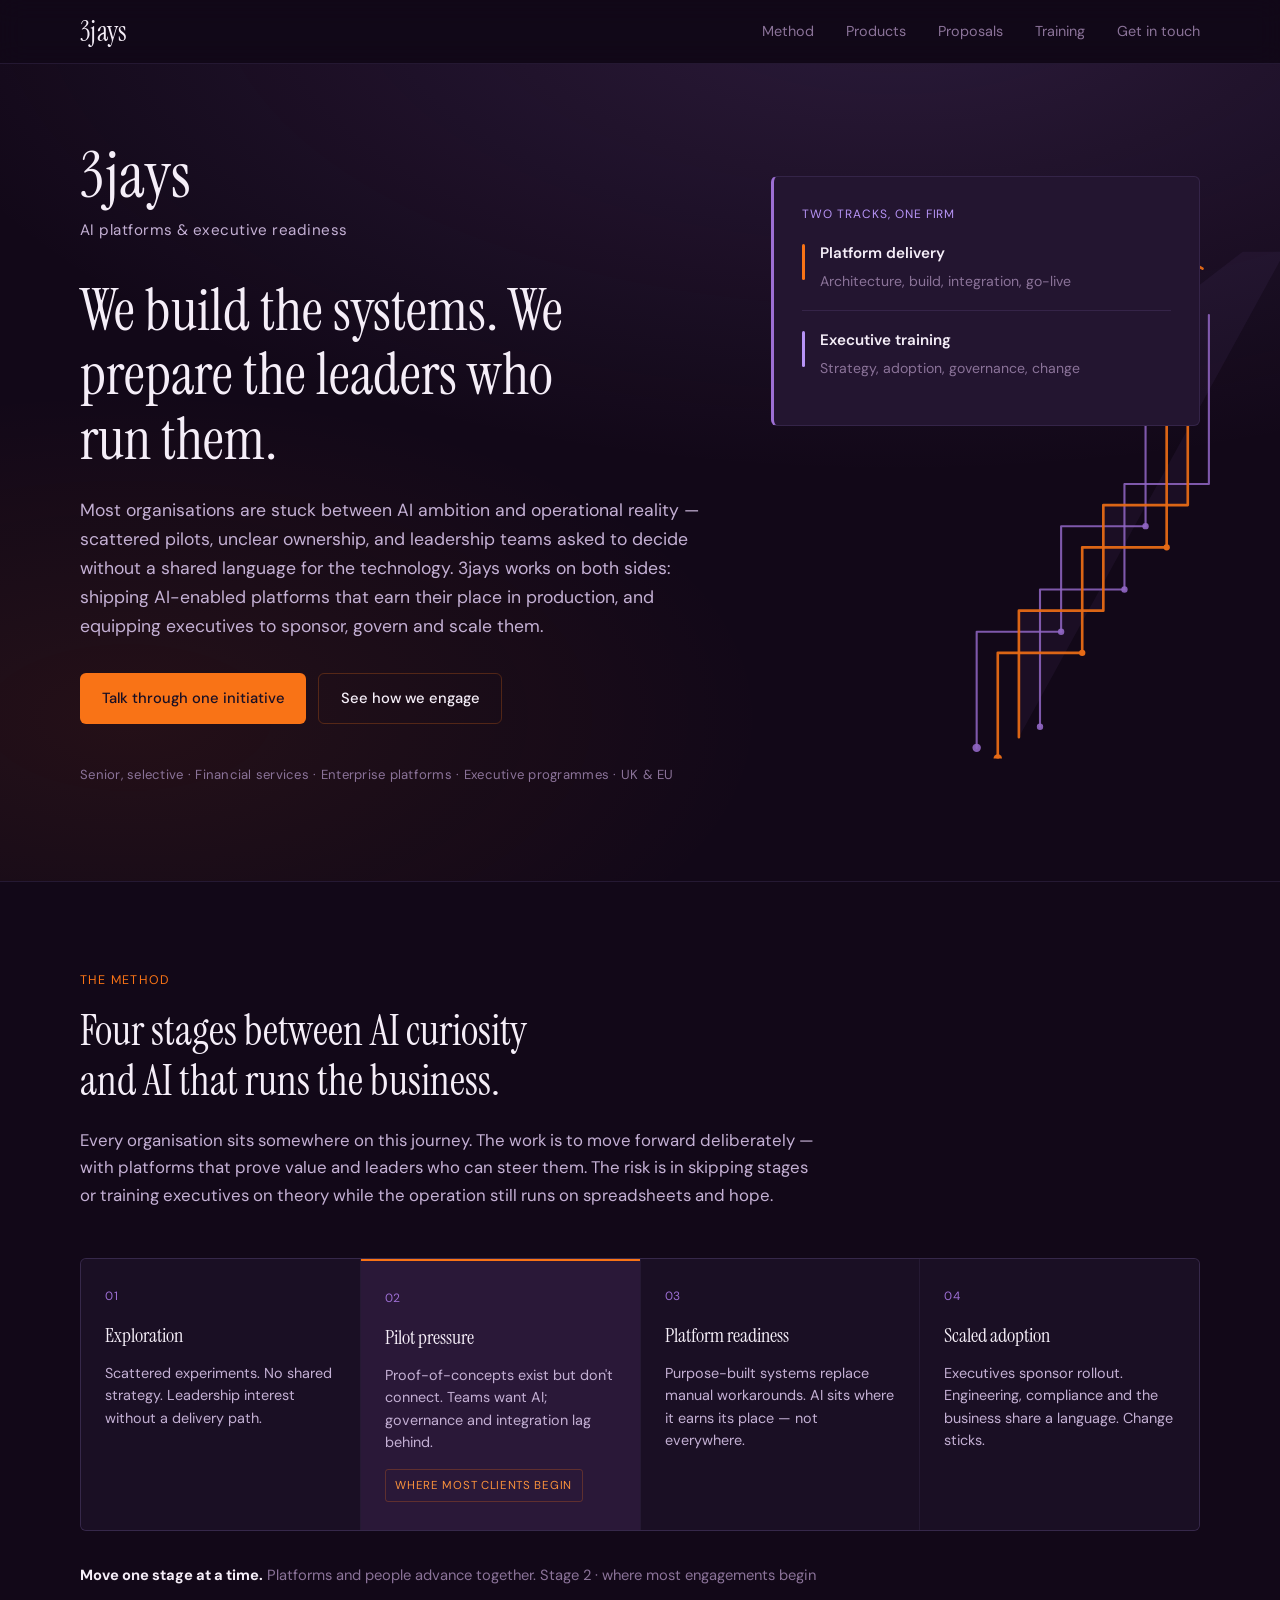
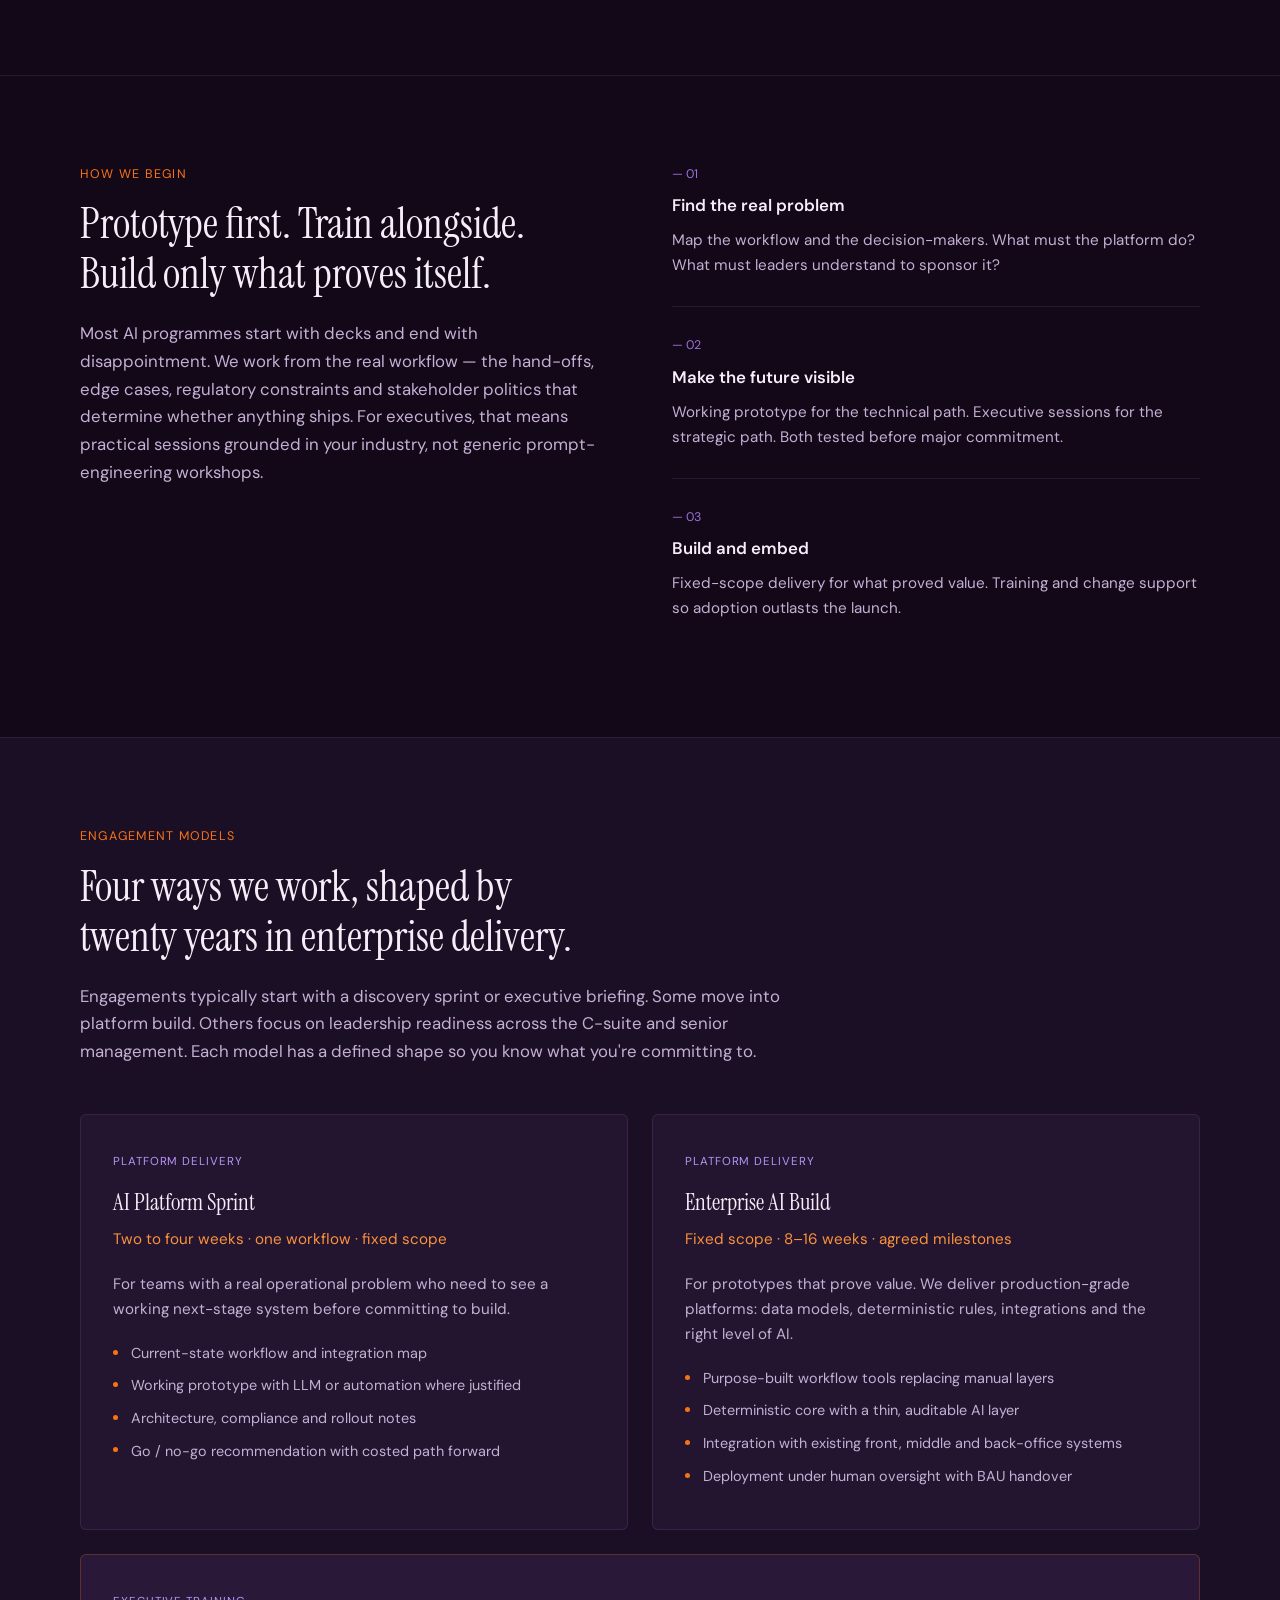
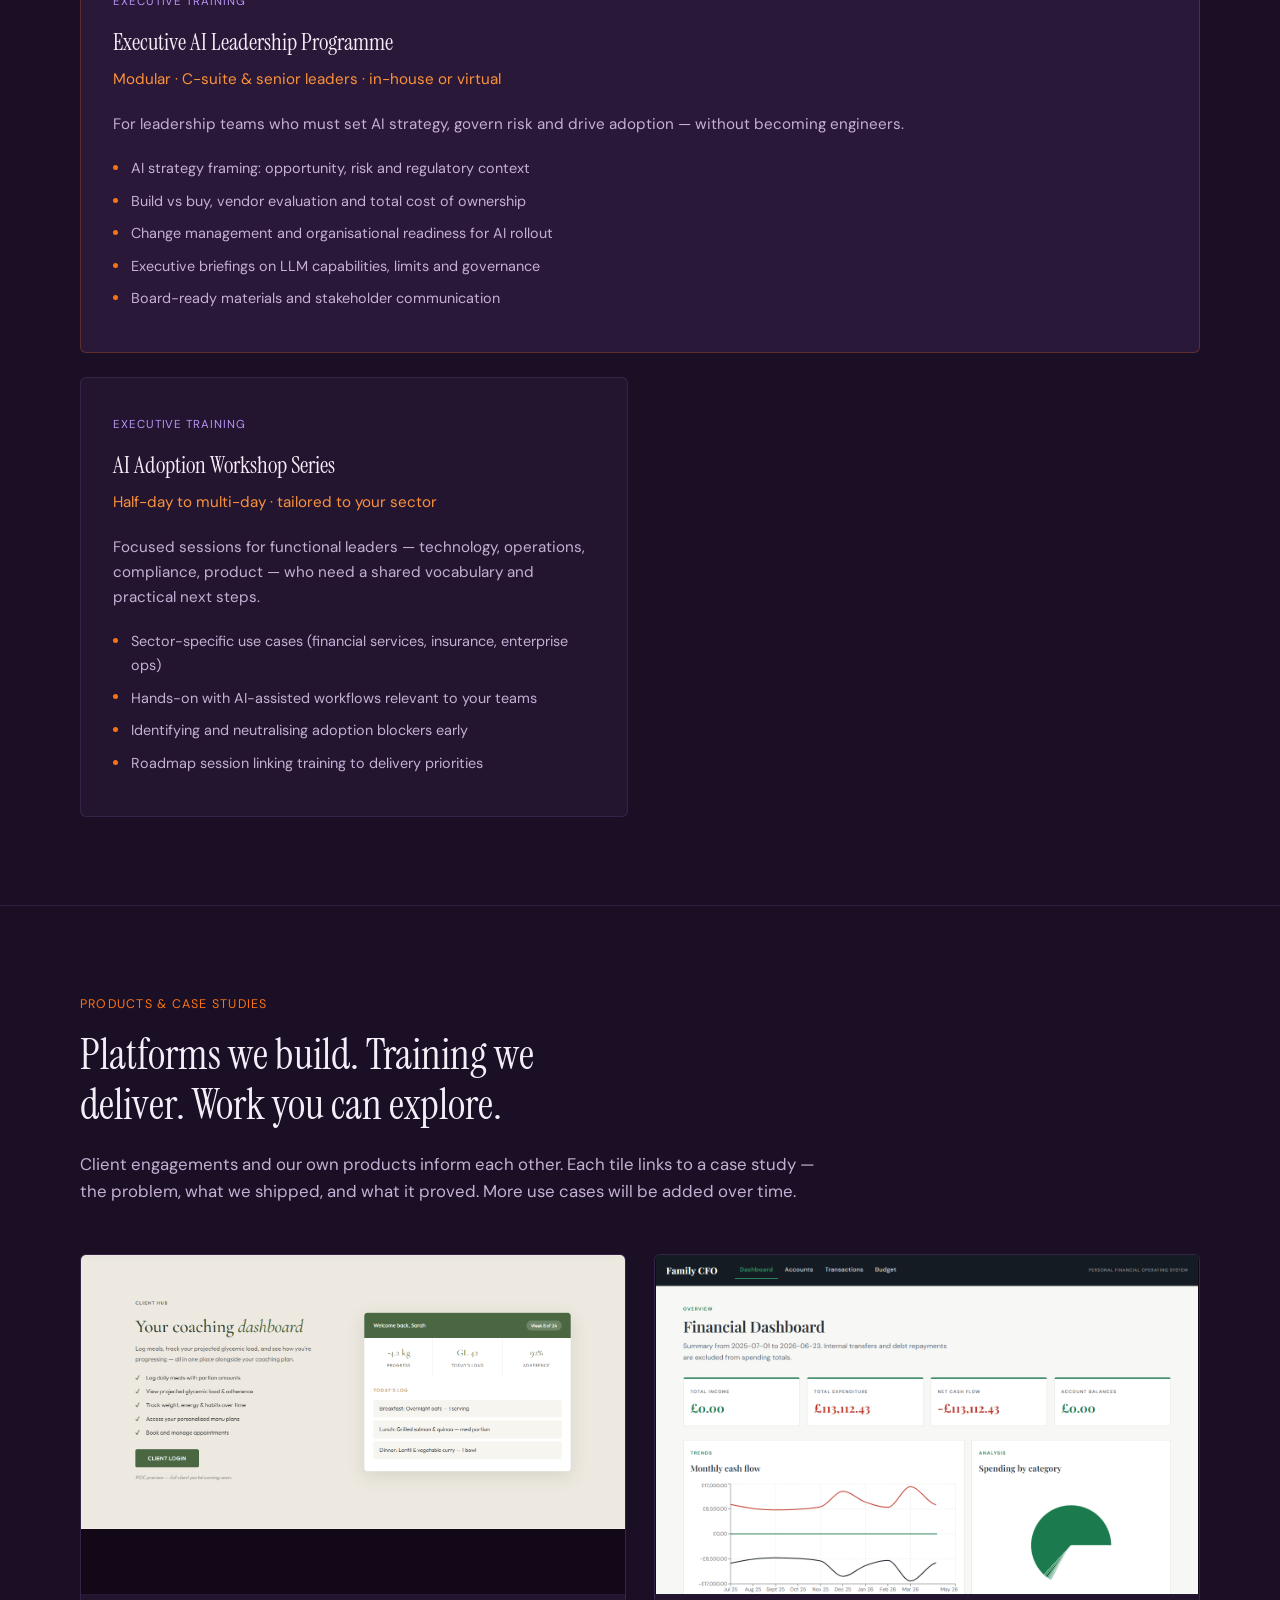
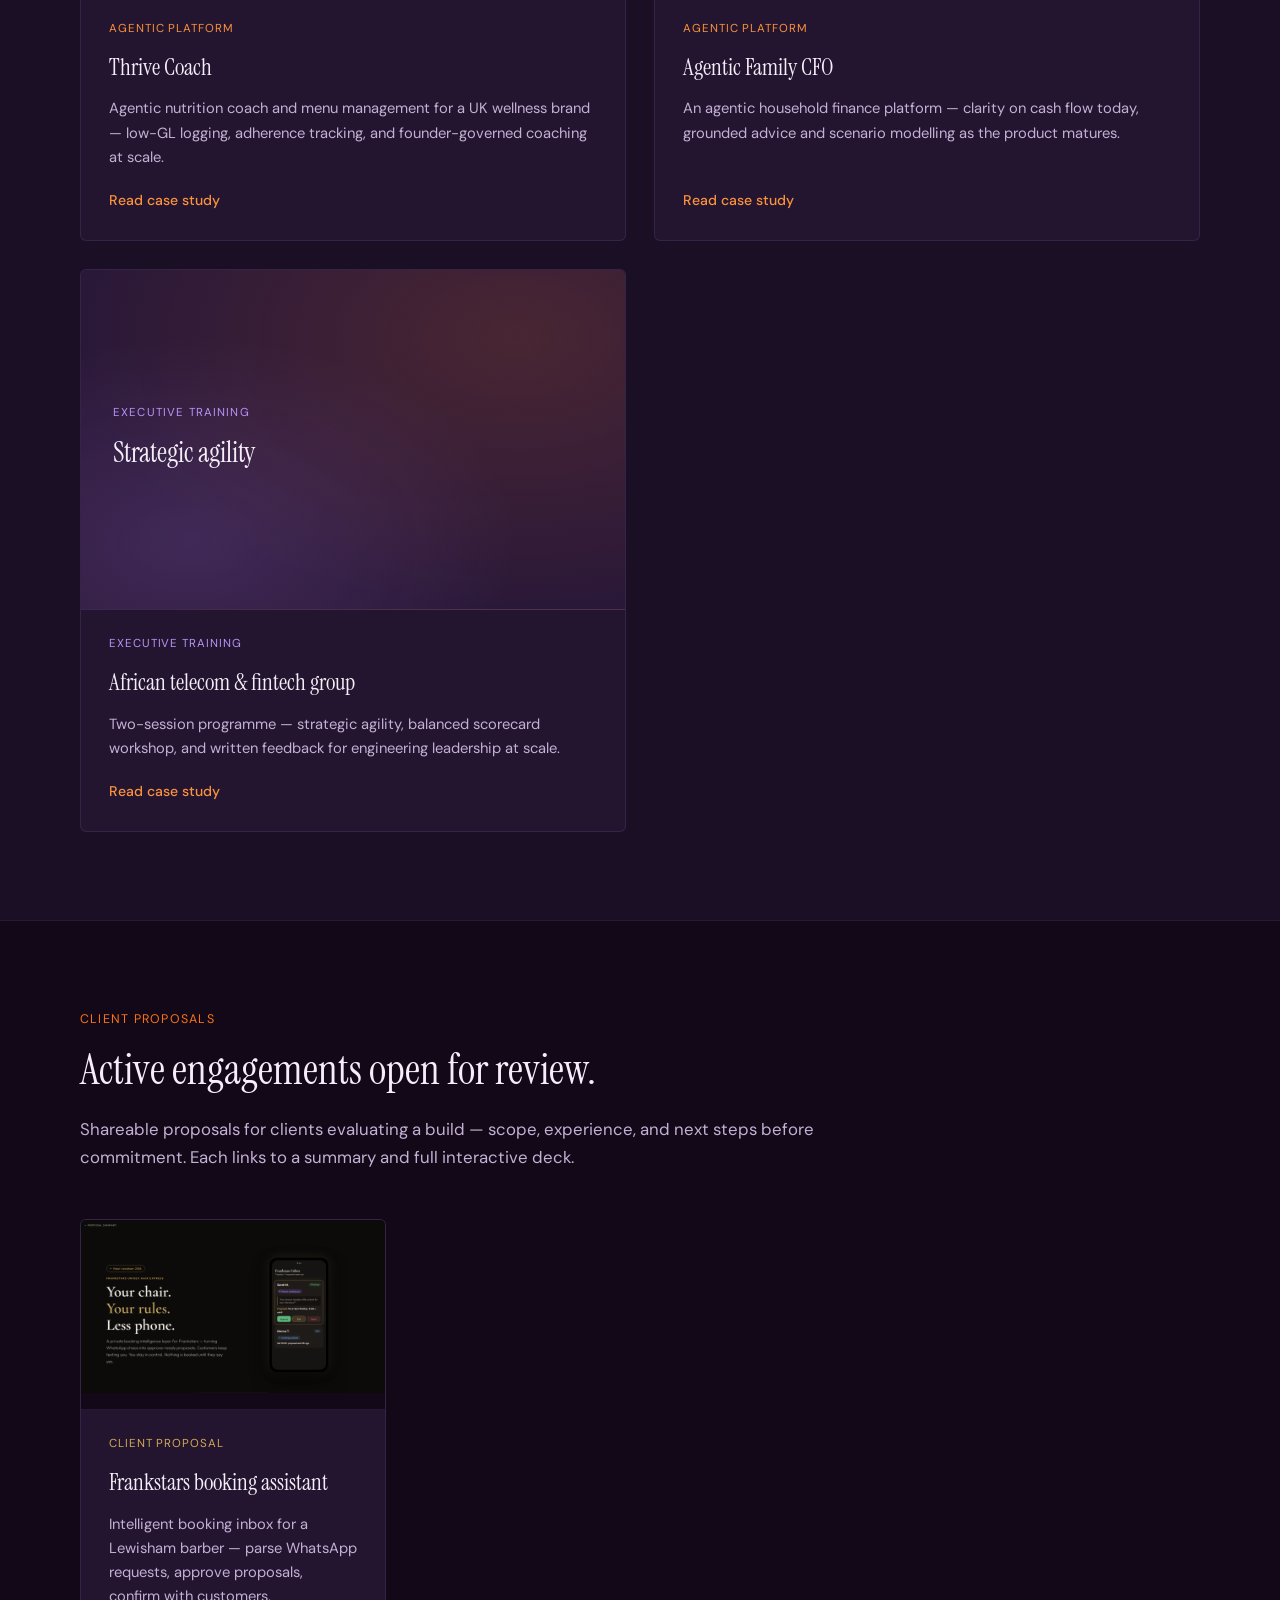
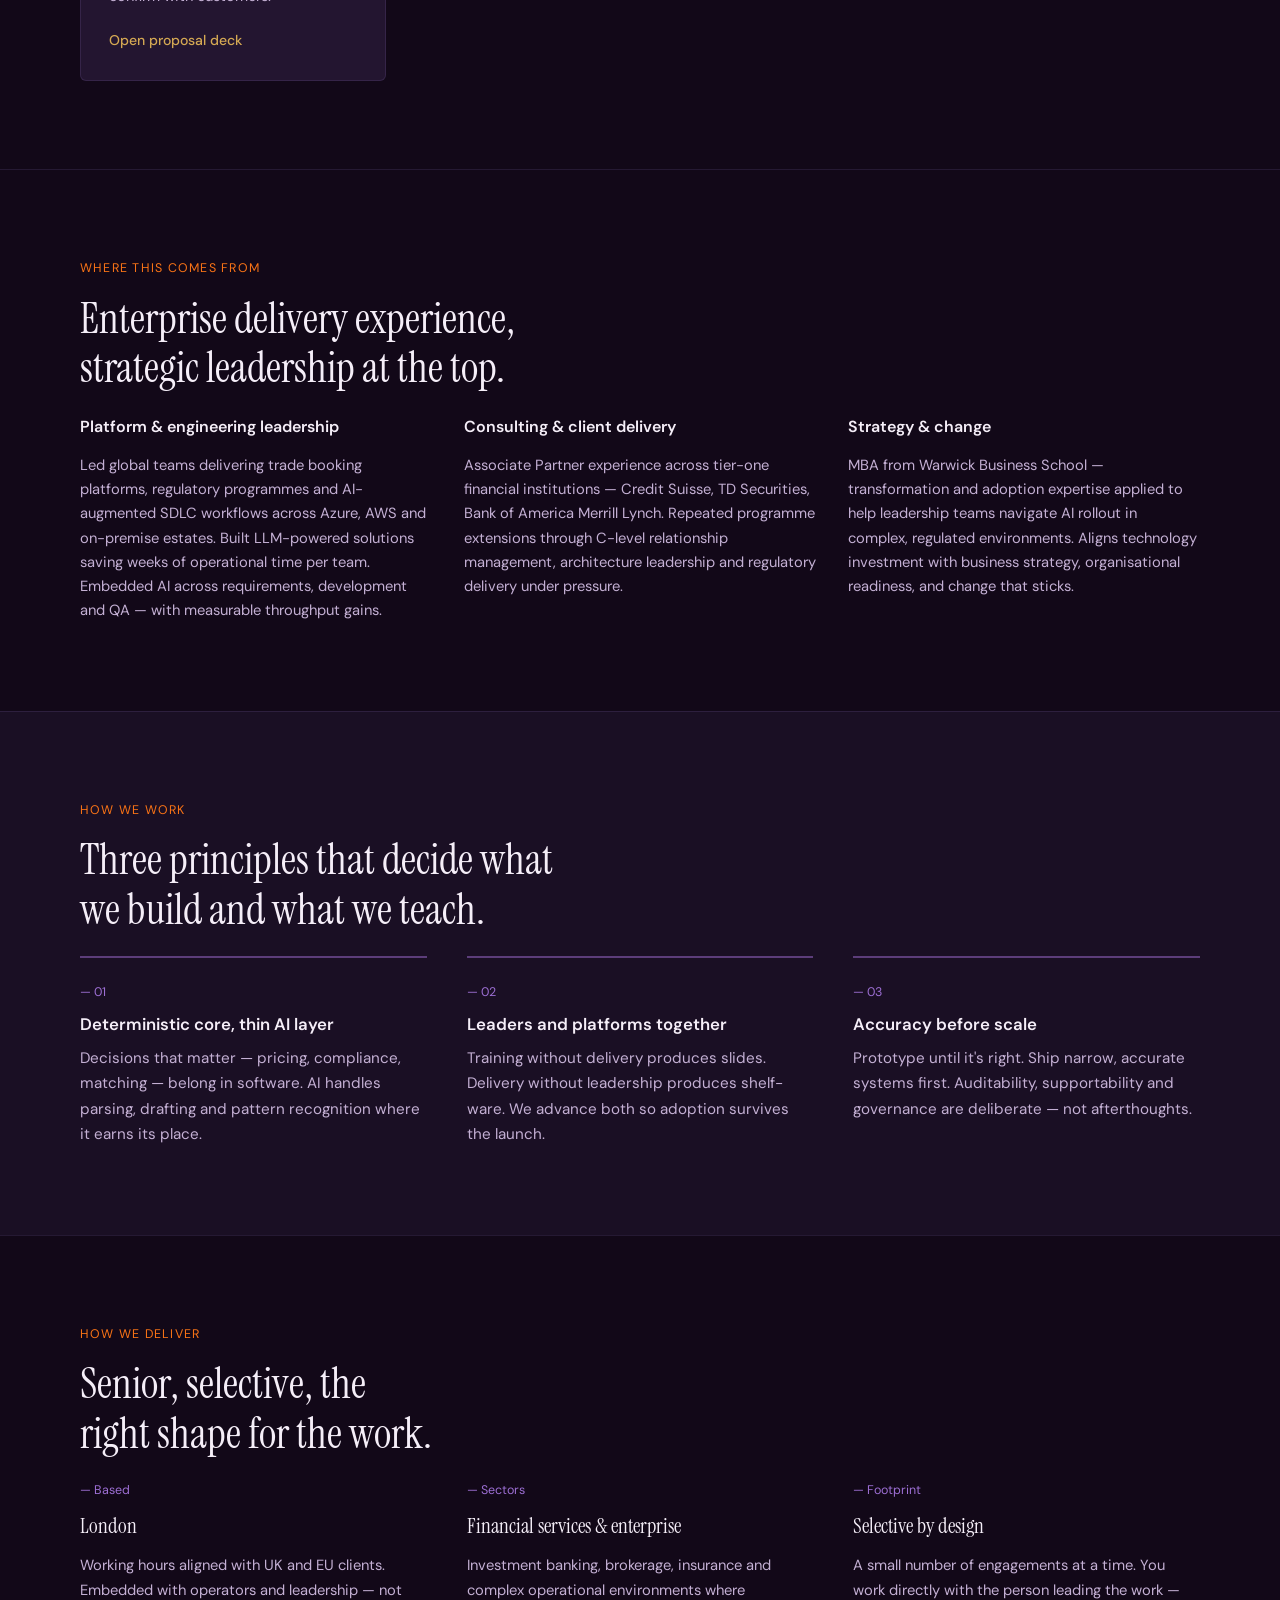
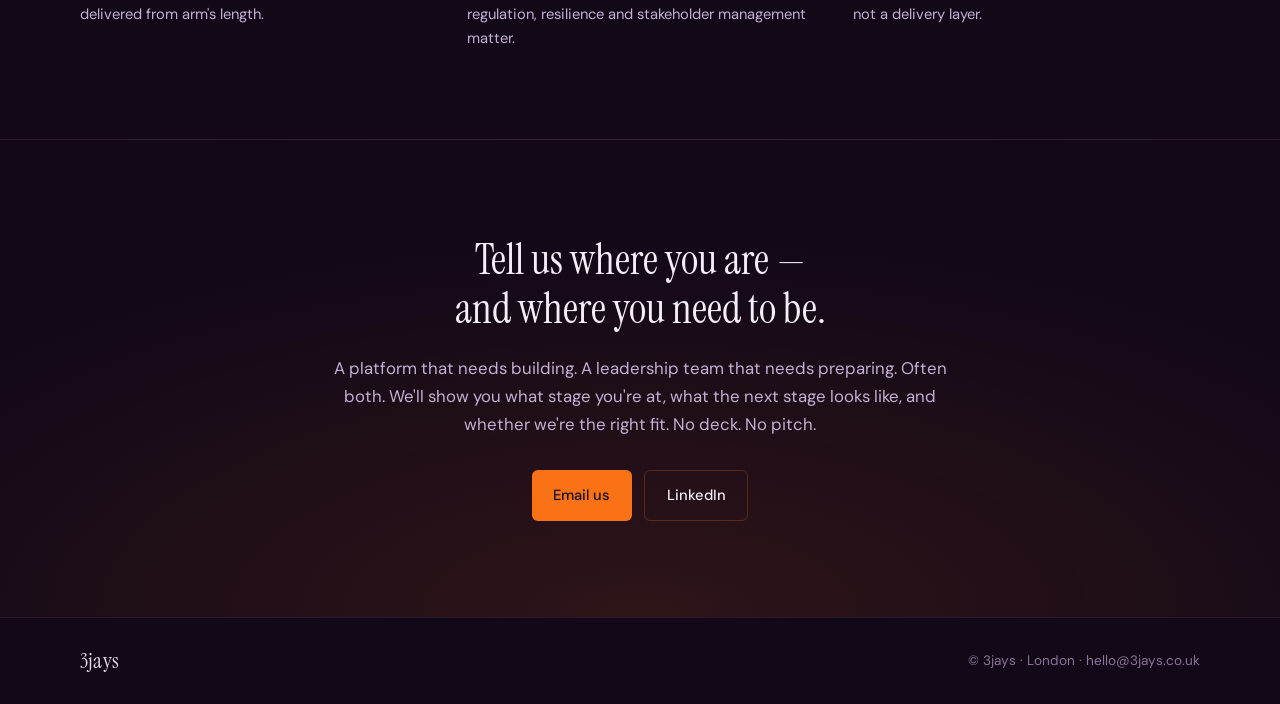
<file: index.html>
<!DOCTYPE html>
<html lang="en">
<head>
  <meta charset="UTF-8">
  <meta name="viewport" content="width=device-width, initial-scale=1.0">
  <title>3jays · AI platforms & executive readiness</title>
  <meta name="description" content="3jays delivers AI-enabled platforms and executive training for organisations ready to move beyond pilots.">
  <link rel="preconnect" href="https://fonts.googleapis.com">
  <link rel="preconnect" href="https://fonts.gstatic.com" crossorigin>
  <link href="https://fonts.googleapis.com/css2?family=Instrument+Serif:ital@0;1&family=DM+Sans:ital,opsz,wght@0,9..40,400;0,9..40,500;0,9..40,600;1,9..40,400&display=swap" rel="stylesheet">
  <link rel="stylesheet" href="assets/css/styles.css?v=6a7d04d784">
</head>
<body>
  <header class="site-header">
    <div class="container header-inner">
      <a href="#" class="logo" aria-label="3jays home">
        <span class="wordmark">3jays</span>
      </a>
      <nav class="nav" aria-label="Primary">
        <a href="#method">Method</a>
        <a href="#products">Products</a>
        <a href="#proposals">Proposals</a>
        <a href="#training">Training</a>
        <a href="#contact">Get in touch</a>
      </nav>
    </div>
  </header>

  <main>
    <section class="hero scroll-reveal scroll-reveal--on-load">
      <div class="hero-lines" aria-hidden="true">
        <svg class="hero-lines-svg" viewBox="0 0 360 520" fill="none" xmlns="http://www.w3.org/2000/svg">
          <path class="hero-lines-fill" d="M 88 500 L 88 380 L 168 380 L 168 280 L 248 280 L 248 80 L 300 40 L 340 40" />
          <path class="hero-line hero-line--purple" d="M 48 510 L 48 400 L 128 400 L 128 300 L 208 300 L 208 140" />
          <circle class="hero-node hero-node--purple" cx="48" cy="510" r="4" />
          <circle class="hero-node hero-node--purple" cx="128" cy="400" r="3" />
          <circle class="hero-node hero-node--purple" cx="208" cy="300" r="3" />
          <path class="hero-line hero-line--purple" d="M 108 490 L 108 360 L 188 360 L 188 260 L 268 260 L 268 100" />
          <circle class="hero-node hero-node--purple" cx="108" cy="490" r="3" />
          <circle class="hero-node hero-node--purple" cx="188" cy="360" r="3" />
          <path class="hero-line hero-line--orange" d="M 68 520 L 68 420 L 148 420 L 148 320 L 228 320 L 228 60" />
          <circle class="hero-node hero-node--orange" cx="68" cy="520" r="4" />
          <circle class="hero-node hero-node--orange" cx="148" cy="420" r="3" />
          <circle class="hero-node hero-node--orange" cx="228" cy="320" r="3" />
          <path class="hero-line hero-line--orange hero-line--arrow" d="M 88 500 L 88 380 L 168 380 L 168 280 L 248 280 L 248 48" />
          <path class="hero-line hero-line--orange" d="M 248 48 L 236 62 M 248 48 L 262 56" />
        </svg>
      </div>
      <div class="container hero-grid">
        <div class="hero-copy">
          <div class="hero-brand">
            <span class="wordmark wordmark--hero">3jays</span>
            <p class="hero-tagline">AI platforms &amp; executive readiness</p>
          </div>
          <h1>We build the systems. We prepare the leaders who run them.</h1>
          <p class="lead">
            Most organisations are stuck between AI ambition and operational reality — scattered pilots,
            unclear ownership, and leadership teams asked to decide without a shared language for the technology.
            3jays works on both sides: shipping AI-enabled platforms that earn their place in production,
            and equipping executives to sponsor, govern and scale them.
          </p>
          <div class="hero-actions">
            <a href="#contact" class="btn btn-primary">Talk through one initiative</a>
            <a href="#offerings" class="btn btn-ghost">See how we engage</a>
          </div>
          <p class="hero-meta">
            Senior, selective · Financial services · Enterprise platforms · Executive programmes · UK & EU
          </p>
        </div>
        <aside class="hero-aside" aria-hidden="true">
          <div class="hero-card">
            <span class="hero-card-label">Two tracks, one firm</span>
            <ul class="hero-tracks">
              <li class="hero-track">
                <span class="hero-track-marker" aria-hidden="true"></span>
                <div>
                  <strong class="hero-track-title">Platform delivery</strong>
                  <span class="hero-track-desc">Architecture, build, integration, go-live</span>
                </div>
              </li>
              <li class="hero-track">
                <span class="hero-track-marker hero-track-marker--purple" aria-hidden="true"></span>
                <div>
                  <strong class="hero-track-title">Executive training</strong>
                  <span class="hero-track-desc">Strategy, adoption, governance, change</span>
                </div>
              </li>
            </ul>
          </div>
        </aside>
      </div>
    </section>

    <section id="method" class="section section-method scroll-reveal">
      <div class="container">
        <p class="section-label">The method</p>
        <h2>Four stages between AI curiosity and AI that runs the business.</h2>
        <p class="section-intro">
          Every organisation sits somewhere on this journey. The work is to move forward deliberately —
          with platforms that prove value and leaders who can steer them. The risk is in skipping stages
          or training executives on theory while the operation still runs on spreadsheets and hope.
        </p>

        <div class="stages">
          <article class="stage">
            <span class="stage-num">01</span>
            <h3>Exploration</h3>
            <p>Scattered experiments. No shared strategy. Leadership interest without a delivery path.</p>
          </article>
          <article class="stage stage-highlight">
            <span class="stage-num">02</span>
            <h3>Pilot pressure</h3>
            <p>Proof-of-concepts exist but don't connect. Teams want AI; governance and integration lag behind.</p>
            <span class="stage-badge">Where most clients begin</span>
          </article>
          <article class="stage">
            <span class="stage-num">03</span>
            <h3>Platform readiness</h3>
            <p>Purpose-built systems replace manual workarounds. AI sits where it earns its place — not everywhere.</p>
          </article>
          <article class="stage">
            <span class="stage-num">04</span>
            <h3>Scaled adoption</h3>
            <p>Executives sponsor rollout. Engineering, compliance and the business share a language. Change sticks.</p>
          </article>
        </div>

        <p class="method-footer">
          <strong>Move one stage at a time.</strong> Platforms and people advance together.
          Stage 2 · where most engagements begin
        </p>
      </div>
    </section>

    <section class="section section-begin scroll-reveal">
      <div class="container split">
        <div>
          <p class="section-label">How we begin</p>
          <h2>Prototype first. Train alongside. Build only what proves itself.</h2>
          <p class="section-intro">
            Most AI programmes start with decks and end with disappointment. We work from the real workflow —
            the hand-offs, edge cases, regulatory constraints and stakeholder politics that determine whether
            anything ships. For executives, that means practical sessions grounded in your industry, not generic
            prompt-engineering workshops.
          </p>
        </div>
        <ol class="steps">
          <li>
            <span class="step-marker">— 01</span>
            <h4>Find the real problem</h4>
            <p>Map the workflow and the decision-makers. What must the platform do? What must leaders understand to sponsor it?</p>
          </li>
          <li>
            <span class="step-marker">— 02</span>
            <h4>Make the future visible</h4>
            <p>Working prototype for the technical path. Executive sessions for the strategic path. Both tested before major commitment.</p>
          </li>
          <li>
            <span class="step-marker">— 03</span>
            <h4>Build and embed</h4>
            <p>Fixed-scope delivery for what proved value. Training and change support so adoption outlasts the launch.</p>
          </li>
        </ol>
      </div>
    </section>

    <section id="offerings" class="section section-offerings scroll-reveal">
      <div class="container">
        <p class="section-label">Engagement models</p>
        <h2>Four ways we work, shaped by twenty years in enterprise delivery.</h2>
        <p class="section-intro">
          Engagements typically start with a discovery sprint or executive briefing. Some move into platform build.
          Others focus on leadership readiness across the C-suite and senior management. Each model has a defined
          shape so you know what you're committing to.
        </p>

        <div class="offerings-grid">
          <article class="offering">
            <span class="offering-tag">Platform delivery</span>
            <h3>AI Platform Sprint</h3>
            <p class="offering-meta">Two to four weeks · one workflow · fixed scope</p>
            <p>For teams with a real operational problem who need to see a working next-stage system before committing to build.</p>
            <ul>
              <li>Current-state workflow and integration map</li>
              <li>Working prototype with LLM or automation where justified</li>
              <li>Architecture, compliance and rollout notes</li>
              <li>Go / no-go recommendation with costed path forward</li>
            </ul>
          </article>

          <article class="offering">
            <span class="offering-tag">Platform delivery</span>
            <h3>Enterprise AI Build</h3>
            <p class="offering-meta">Fixed scope · 8–16 weeks · agreed milestones</p>
            <p>For prototypes that prove value. We deliver production-grade platforms: data models, deterministic rules, integrations and the right level of AI.</p>
            <ul>
              <li>Purpose-built workflow tools replacing manual layers</li>
              <li>Deterministic core with a thin, auditable AI layer</li>
              <li>Integration with existing front, middle and back-office systems</li>
              <li>Deployment under human oversight with BAU handover</li>
            </ul>
          </article>

          <article class="offering offering-featured" id="training">
            <span class="offering-tag">Executive training</span>
            <h3>Executive AI Leadership Programme</h3>
            <p class="offering-meta">Modular · C-suite &amp; senior leaders · in-house or virtual</p>
            <p>For leadership teams who must set AI strategy, govern risk and drive adoption — without becoming engineers.</p>
            <ul>
              <li>AI strategy framing: opportunity, risk and regulatory context</li>
              <li>Build vs buy, vendor evaluation and total cost of ownership</li>
              <li>Change management and organisational readiness for AI rollout</li>
              <li>Executive briefings on LLM capabilities, limits and governance</li>
              <li>Board-ready materials and stakeholder communication</li>
            </ul>
          </article>

          <article class="offering">
            <span class="offering-tag">Executive training</span>
            <h3>AI Adoption Workshop Series</h3>
            <p class="offering-meta">Half-day to multi-day · tailored to your sector</p>
            <p>Focused sessions for functional leaders — technology, operations, compliance, product — who need a shared vocabulary and practical next steps.</p>
            <ul>
              <li>Sector-specific use cases (financial services, insurance, enterprise ops)</li>
              <li>Hands-on with AI-assisted workflows relevant to your teams</li>
              <li>Identifying and neutralising adoption blockers early</li>
              <li>Roadmap session linking training to delivery priorities</li>
            </ul>
          </article>
        </div>
      </div>
    </section>

    <section id="products" class="section section-products scroll-reveal">
      <div class="container">
        <p class="section-label">Products &amp; case studies</p>
        <h2>Platforms we build. Training we deliver. Work you can explore.</h2>
        <p class="section-intro">
          Client engagements and our own products inform each other. Each tile links to a case study —
          the problem, what we shipped, and what it proved. More use cases will be added over time.
        </p>

        <div class="products-grid">
          <a href="case-studies/thrive-coach.html" class="product-tile">
            <div class="product-tile-media">
              <img src="assets/products/thrive-client-hub.png" alt="Thrive Coach client hub dashboard preview" loading="lazy">
            </div>
            <div class="product-tile-body">
              <span class="product-tile-type product-tile-type--platform">Agentic platform</span>
              <h3>Thrive Coach</h3>
              <p>Agentic nutrition coach and menu management for a UK wellness brand — low-GL logging, adherence tracking, and founder-governed coaching at scale.</p>
              <span class="product-tile-cta">Read case study</span>
            </div>
          </a>

          <a href="case-studies/family-cfo.html" class="product-tile">
            <div class="product-tile-media">
              <img src="assets/products/family-cfo-dashboard.png" alt="Agentic Family CFO dashboard" loading="lazy">
            </div>
            <div class="product-tile-body">
              <span class="product-tile-type product-tile-type--platform">Agentic platform</span>
              <h3>Agentic Family CFO</h3>
              <p>An agentic household finance platform — clarity on cash flow today, grounded advice and scenario modelling as the product matures.</p>
              <span class="product-tile-cta">Read case study</span>
            </div>
          </a>

          <a href="case-studies/african-telecom-strategic-agility.html" class="product-tile">
            <div class="product-tile-media product-tile-media--training">
              <div class="product-tile-placeholder" aria-hidden="true">
                <span class="product-tile-placeholder-label">Executive training</span>
                <span class="product-tile-placeholder-title">Strategic agility</span>
              </div>
            </div>
            <div class="product-tile-body">
              <span class="product-tile-type product-tile-type--training">Executive training</span>
              <h3>African telecom &amp; fintech group</h3>
              <p>Two-session programme — strategic agility, balanced scorecard workshop, and written feedback for engineering leadership at scale.</p>
              <span class="product-tile-cta">Read case study</span>
            </div>
          </a>
        </div>
      </div>
    </section>

    <section id="proposals" class="section section-proposals scroll-reveal">
      <div class="container">
        <p class="section-label">Client proposals</p>
        <h2>Active engagements open for review.</h2>
        <p class="section-intro">
          Shareable proposals for clients evaluating a build — scope, experience, and next steps before
          commitment. Each links to a summary and full interactive deck.
        </p>

        <div class="products-grid proposals-grid">
          <a href="proposals/frankstars/deck.html" class="product-tile product-tile--proposal">
            <div class="product-tile-media">
              <img src="assets/products/frankstars-deck-hero.png" alt="Frankstars booking assistant proposal deck" loading="lazy">
            </div>
            <div class="product-tile-body">
              <span class="product-tile-type product-tile-type--proposal">Client proposal</span>
              <h3>Frankstars booking assistant</h3>
              <p>Intelligent booking inbox for a Lewisham barber — parse WhatsApp requests, approve proposals, confirm with customers.</p>
              <span class="product-tile-cta">Open proposal deck</span>
            </div>
          </a>
        </div>
      </div>
    </section>

    <section id="delivery" class="section section-expertise scroll-reveal">
      <div class="container">
        <p class="section-label">Where this comes from</p>
        <h2 class="heading-wide">Enterprise delivery experience, strategic leadership at the top.</h2>
        <div class="expertise-grid">
          <div class="expertise-block">
            <h4>Platform &amp; engineering leadership</h4>
            <p>
              Led global teams delivering trade booking platforms, regulatory programmes and AI-augmented
              SDLC workflows across Azure, AWS and on-premise estates. Built LLM-powered solutions saving
              weeks of operational time per team. Embedded AI across requirements, development and QA —
              with measurable throughput gains.
            </p>
          </div>
          <div class="expertise-block">
            <h4>Consulting &amp; client delivery</h4>
            <p>
              Associate Partner experience across tier-one financial institutions — Credit Suisse, TD Securities,
              Bank of America Merrill Lynch. Repeated programme extensions through C-level relationship
              management, architecture leadership and regulatory delivery under pressure.
            </p>
          </div>
          <div class="expertise-block">
            <h4>Strategy &amp; change</h4>
            <p>
              MBA from Warwick Business School — transformation and adoption expertise applied to help
              leadership teams navigate AI rollout in complex, regulated environments. Aligns technology
              investment with business strategy, organisational readiness, and change that sticks.
            </p>
          </div>
        </div>
      </div>
    </section>

    <section class="section section-principles scroll-reveal">
      <div class="container">
        <p class="section-label">How we work</p>
        <h2>Three principles that decide what we build and what we teach.</h2>
        <div class="principles">
          <article class="principle">
            <span class="step-marker">— 01</span>
            <h4>Deterministic core, thin AI layer</h4>
            <p>Decisions that matter — pricing, compliance, matching — belong in software. AI handles parsing, drafting and pattern recognition where it earns its place.</p>
          </article>
          <article class="principle">
            <span class="step-marker">— 02</span>
            <h4>Leaders and platforms together</h4>
            <p>Training without delivery produces slides. Delivery without leadership produces shelf-ware. We advance both so adoption survives the launch.</p>
          </article>
          <article class="principle">
            <span class="step-marker">— 03</span>
            <h4>Accuracy before scale</h4>
            <p>Prototype until it's right. Ship narrow, accurate systems first. Auditability, supportability and governance are deliberate — not afterthoughts.</p>
          </article>
        </div>
      </div>
    </section>

    <section class="section section-deliver scroll-reveal">
      <div class="container">
        <p class="section-label">How we deliver</p>
        <h2>Senior, selective, the right shape for the work.</h2>
        <div class="deliver-grid">
          <article>
            <span class="deliver-label">— Based</span>
            <h4>London</h4>
            <p>Working hours aligned with UK and EU clients. Embedded with operators and leadership — not delivered from arm's length.</p>
          </article>
          <article>
            <span class="deliver-label">— Sectors</span>
            <h4>Financial services &amp; enterprise</h4>
            <p>Investment banking, brokerage, insurance and complex operational environments where regulation, resilience and stakeholder management matter.</p>
          </article>
          <article>
            <span class="deliver-label">— Footprint</span>
            <h4>Selective by design</h4>
            <p>A small number of engagements at a time. You work directly with the person leading the work — not a delivery layer.</p>
          </article>
        </div>
      </div>
    </section>

    <section id="contact" class="section section-cta scroll-reveal">
      <div class="container cta-inner">
        <h2>Tell us where you are — and where you need to be.</h2>
        <p>
          A platform that needs building. A leadership team that needs preparing. Often both.
          We'll show you what stage you're at, what the next stage looks like, and whether we're the right fit.
          No deck. No pitch.
        </p>
        <div class="cta-actions">
          <a href="mailto:hello@3jays.co.uk" class="btn btn-primary">Email us</a>
          <a href="https://www.linkedin.com" class="btn btn-ghost" target="_blank" rel="noopener">LinkedIn</a>
        </div>
      </div>
    </section>
  </main>

  <footer class="site-footer">
    <div class="container footer-inner">
      <a href="#" class="logo" aria-label="3jays home">
        <span class="wordmark wordmark--footer">3jays</span>
      </a>
      <p>&copy; 3jays · London · hello@3jays.co.uk</p>
    </div>
  </footer>
  <script src="assets/js/scroll-animations.js?v=6a7d04d784"></script>
</body>
</html>
</file>
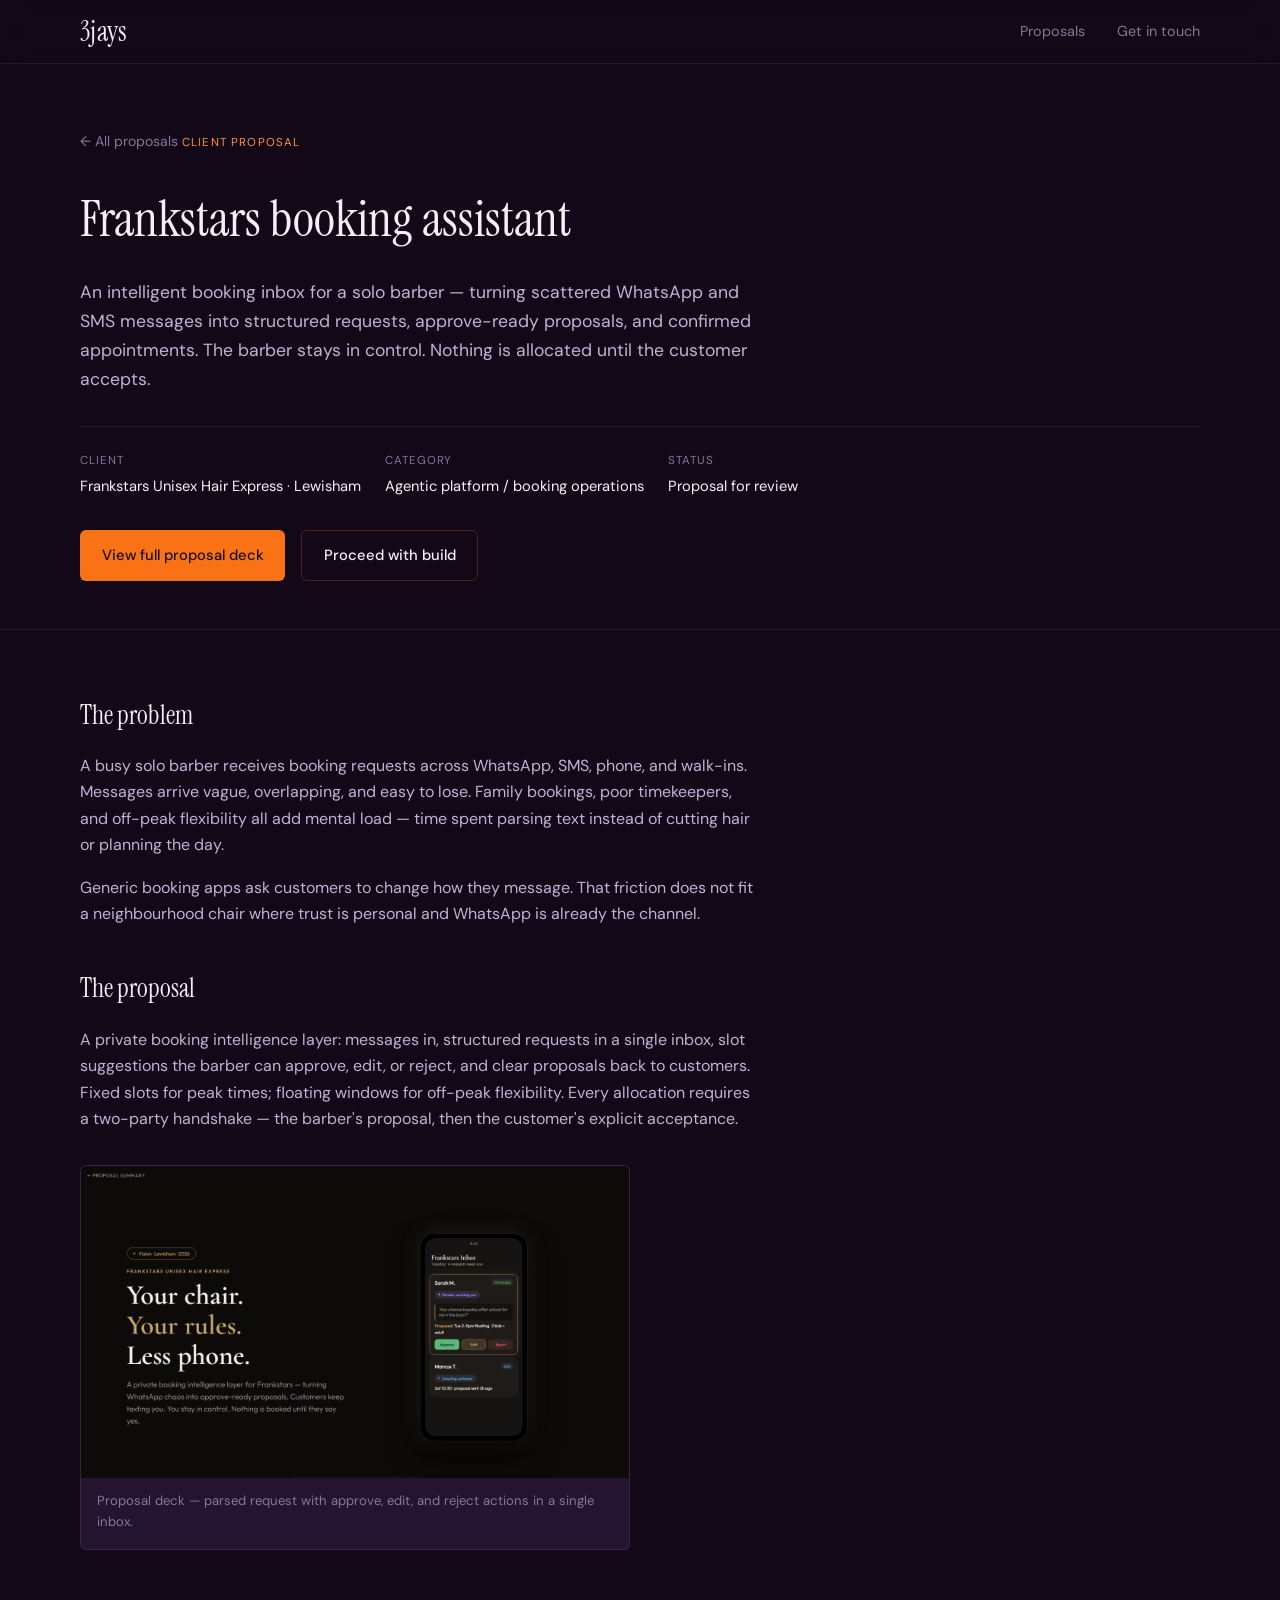
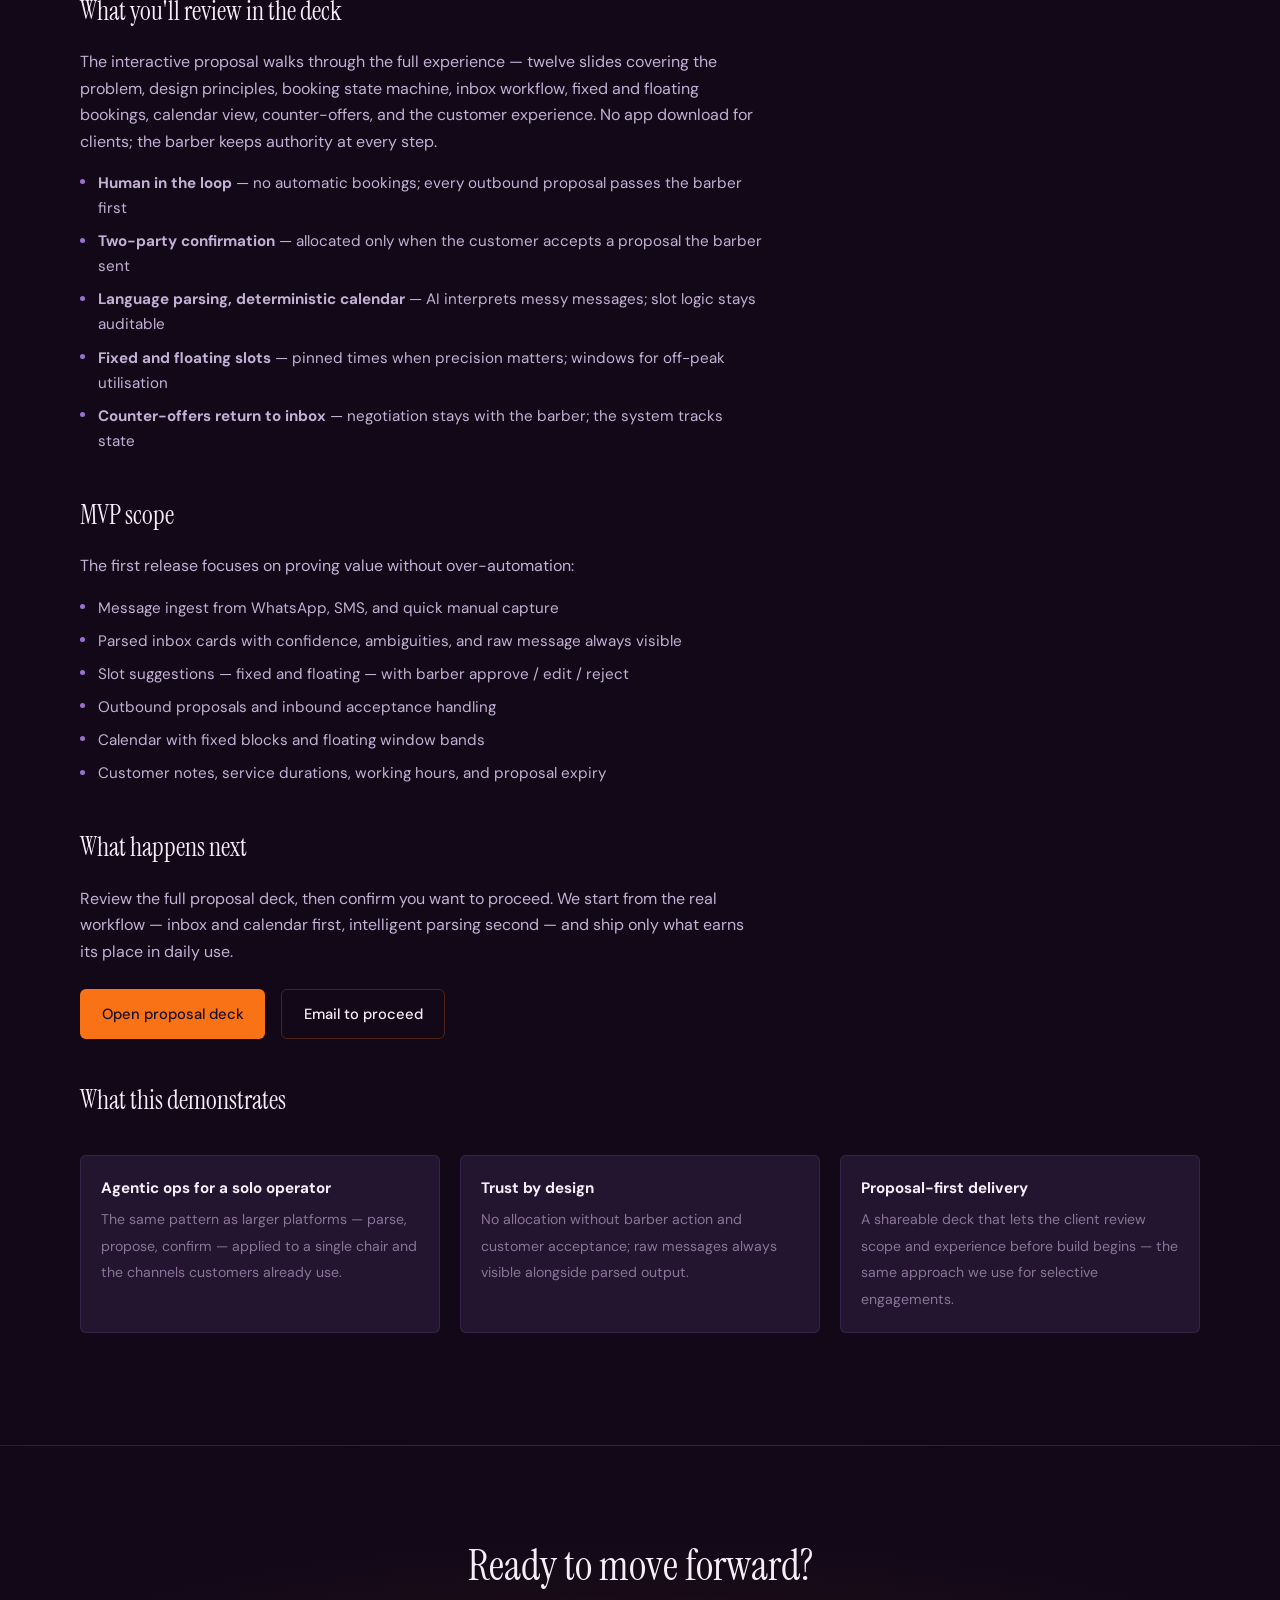
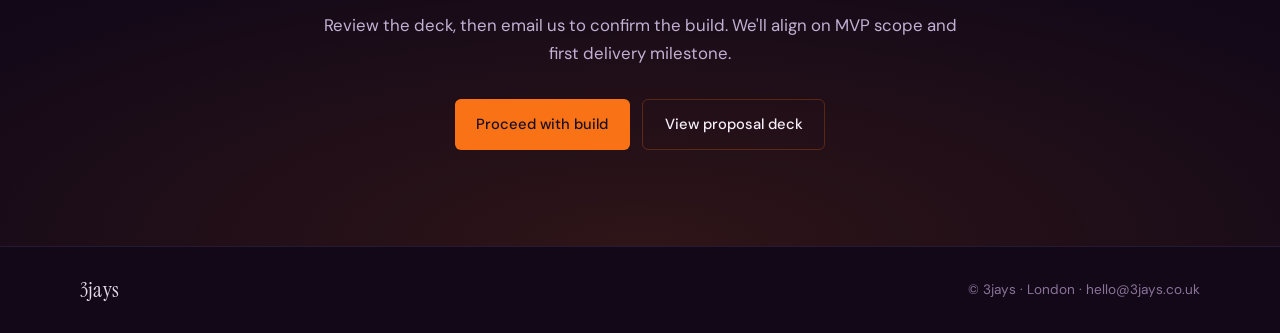
<file: proposals/frankstars/index.html>
<!DOCTYPE html>
<html lang="en">
<head>
  <meta charset="UTF-8">
  <meta name="viewport" content="width=device-width, initial-scale=1.0">
  <title>Frankstars booking assistant · Proposal · 3jays</title>
  <meta name="description" content="Client proposal: intelligent booking inbox for a Lewisham barber — parse messages, approve proposals, confirm with customers.">
  <link rel="preconnect" href="https://fonts.googleapis.com">
  <link rel="preconnect" href="https://fonts.gstatic.com" crossorigin>
  <link href="https://fonts.googleapis.com/css2?family=Instrument+Serif:ital@0;1&family=DM+Sans:ital,opsz,wght@0,9..40,400;0,9..40,500;0,9..40,600;1,9..40,400&display=swap" rel="stylesheet">
  <link rel="stylesheet" href="../../assets/css/styles.css?v=6a7d04d784">
</head>
<body>
  <header class="site-header">
    <div class="container header-inner">
      <a href="../../index.html" class="logo" aria-label="3jays home">
        <span class="wordmark">3jays</span>
      </a>
      <nav class="nav" aria-label="Primary">
        <a href="../../index.html#proposals">Proposals</a>
        <a href="../../index.html#contact">Get in touch</a>
      </nav>
    </div>
  </header>

  <main>
    <header class="case-study-hero">
      <div class="container">
        <a href="../../index.html#proposals" class="case-study-back">&larr; All proposals</a>
        <span class="case-study-type case-study-type--proposal">Client proposal</span>
        <h1>Frankstars booking assistant</h1>
        <p class="case-study-lead">
          An intelligent booking inbox for a solo barber — turning scattered WhatsApp and SMS
          messages into structured requests, approve-ready proposals, and confirmed appointments.
          The barber stays in control. Nothing is allocated until the customer accepts.
        </p>
        <dl class="case-study-meta">
          <div>
            <dt>Client</dt>
            <dd>Frankstars Unisex Hair Express · Lewisham</dd>
          </div>
          <div>
            <dt>Category</dt>
            <dd>Agentic platform / booking operations</dd>
          </div>
          <div>
            <dt>Status</dt>
            <dd>Proposal for review</dd>
          </div>
        </dl>
        <div class="proposal-actions">
          <a href="deck.html" class="btn btn-primary">View full proposal deck</a>
          <a href="mailto:hello@3jays.co.uk?subject=Frankstars%20booking%20assistant%20%E2%80%94%20proceed" class="btn btn-ghost">Proceed with build</a>
        </div>
      </div>
    </header>

    <article class="case-study-content">
      <div class="container">
        <h2>The problem</h2>
        <p>
          A busy solo barber receives booking requests across WhatsApp, SMS, phone, and walk-ins.
          Messages arrive vague, overlapping, and easy to lose. Family bookings, poor timekeepers,
          and off-peak flexibility all add mental load — time spent parsing text instead of cutting
          hair or planning the day.
        </p>
        <p>
          Generic booking apps ask customers to change how they message. That friction does not fit
          a neighbourhood chair where trust is personal and WhatsApp is already the channel.
        </p>

        <h2>The proposal</h2>
        <p>
          A private booking intelligence layer: messages in, structured requests in a single inbox,
          slot suggestions the barber can approve, edit, or reject, and clear proposals back to
          customers. Fixed slots for peak times; floating windows for off-peak flexibility. Every
          allocation requires a two-party handshake — the barber's proposal, then the customer's
          explicit acceptance.
        </p>

        <div class="case-study-gallery">
          <figure>
            <img src="../../assets/products/frankstars-deck-hero.png" alt="Frankstars booking assistant proposal — inbox with parsed WhatsApp request awaiting barber approval" loading="lazy">
            <figcaption>Proposal deck — parsed request with approve, edit, and reject actions in a single inbox.</figcaption>
          </figure>
        </div>

        <h2>What you'll review in the deck</h2>
        <p>
          The interactive proposal walks through the full experience — twelve slides covering the
          problem, design principles, booking state machine, inbox workflow, fixed and floating
          bookings, calendar view, counter-offers, and the customer experience. No app download
          for clients; the barber keeps authority at every step.
        </p>
        <ul>
          <li><strong>Human in the loop</strong> — no automatic bookings; every outbound proposal passes the barber first</li>
          <li><strong>Two-party confirmation</strong> — allocated only when the customer accepts a proposal the barber sent</li>
          <li><strong>Language parsing, deterministic calendar</strong> — AI interprets messy messages; slot logic stays auditable</li>
          <li><strong>Fixed and floating slots</strong> — pinned times when precision matters; windows for off-peak utilisation</li>
          <li><strong>Counter-offers return to inbox</strong> — negotiation stays with the barber; the system tracks state</li>
        </ul>

        <h2>MVP scope</h2>
        <p>
          The first release focuses on proving value without over-automation:
        </p>
        <ul>
          <li>Message ingest from WhatsApp, SMS, and quick manual capture</li>
          <li>Parsed inbox cards with confidence, ambiguities, and raw message always visible</li>
          <li>Slot suggestions — fixed and floating — with barber approve / edit / reject</li>
          <li>Outbound proposals and inbound acceptance handling</li>
          <li>Calendar with fixed blocks and floating window bands</li>
          <li>Customer notes, service durations, working hours, and proposal expiry</li>
        </ul>

        <h2>What happens next</h2>
        <p>
          Review the full proposal deck, then confirm you want to proceed. We start from the real
          workflow — inbox and calendar first, intelligent parsing second — and ship only what
          earns its place in daily use.
        </p>
        <div class="proposal-actions proposal-actions--inline">
          <a href="deck.html" class="btn btn-primary">Open proposal deck</a>
          <a href="mailto:hello@3jays.co.uk?subject=Frankstars%20booking%20assistant%20%E2%80%94%20proceed" class="btn btn-ghost">Email to proceed</a>
        </div>

        <h2>What this demonstrates</h2>
        <div class="case-study-outcomes">
          <div class="case-study-outcome">
            <strong>Agentic ops for a solo operator</strong>
            <span>The same pattern as larger platforms — parse, propose, confirm — applied to a single chair and the channels customers already use.</span>
          </div>
          <div class="case-study-outcome">
            <strong>Trust by design</strong>
            <span>No allocation without barber action and customer acceptance; raw messages always visible alongside parsed output.</span>
          </div>
          <div class="case-study-outcome">
            <strong>Proposal-first delivery</strong>
            <span>A shareable deck that lets the client review scope and experience before build begins — the same approach we use for selective engagements.</span>
          </div>
        </div>
      </div>
    </article>

    <section class="section section-cta">
      <div class="container cta-inner">
        <h2>Ready to move forward?</h2>
        <p>Review the deck, then email us to confirm the build. We'll align on MVP scope and first delivery milestone.</p>
        <div class="cta-actions">
          <a href="mailto:hello@3jays.co.uk?subject=Frankstars%20booking%20assistant%20%E2%80%94%20proceed" class="btn btn-primary">Proceed with build</a>
          <a href="deck.html" class="btn btn-ghost">View proposal deck</a>
        </div>
      </div>
    </section>
  </main>

  <footer class="site-footer">
    <div class="container footer-inner">
      <a href="../../index.html" class="logo" aria-label="3jays home">
        <span class="wordmark wordmark--footer">3jays</span>
      </a>
      <p>&copy; 3jays · London · hello@3jays.co.uk</p>
    </div>
  </footer>
</body>
</html>
</file>
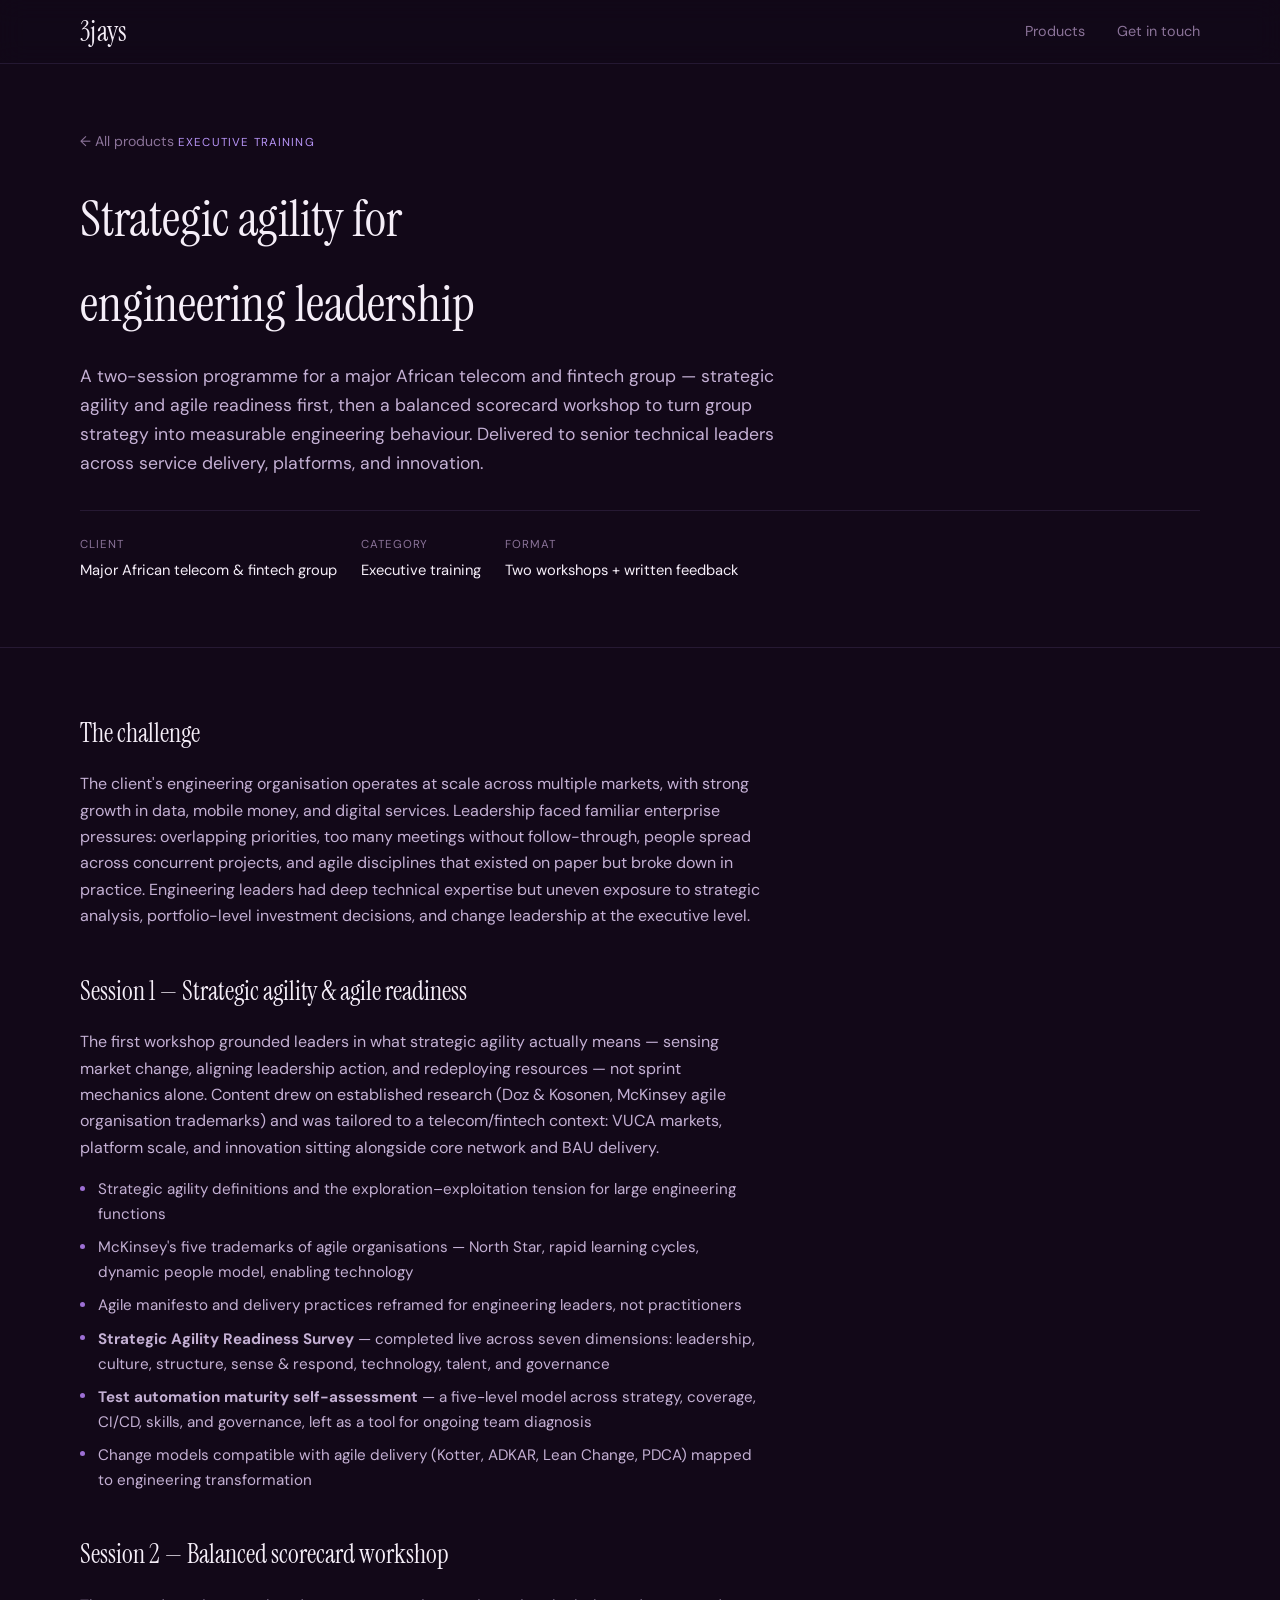
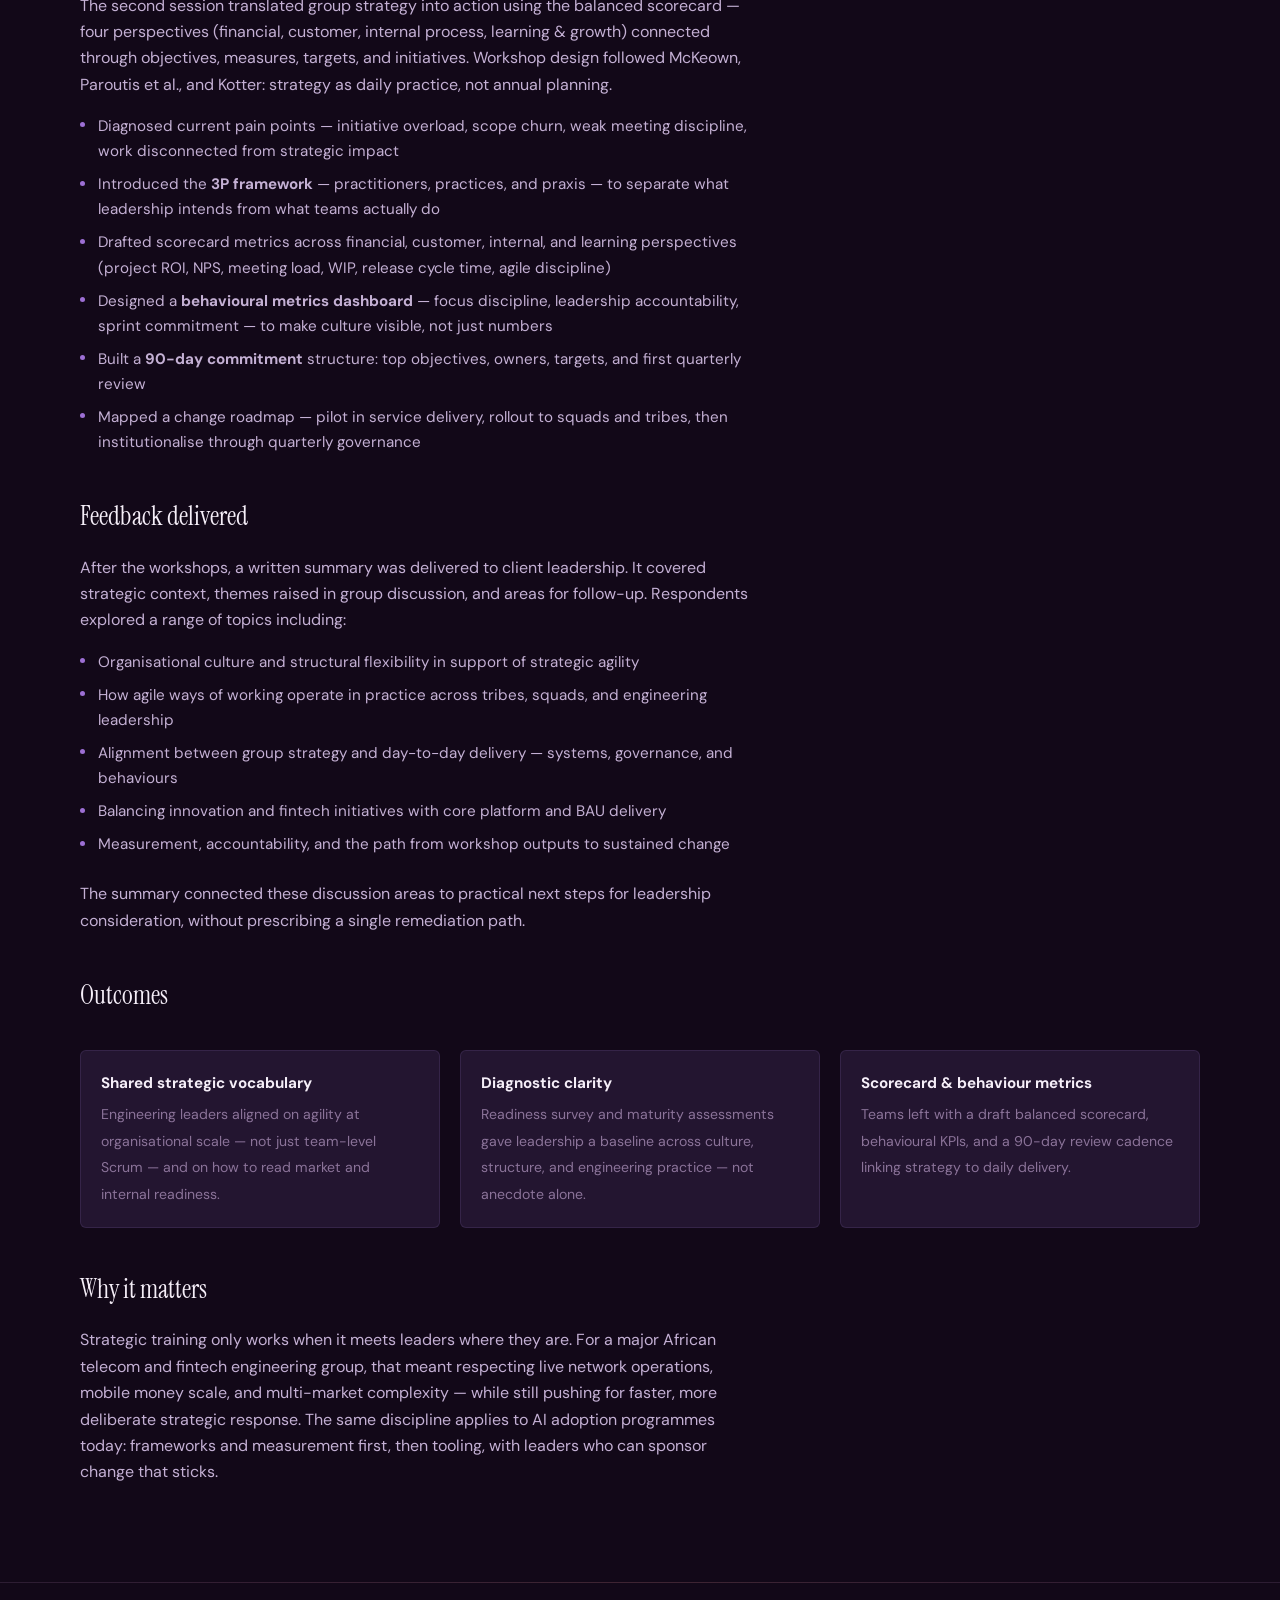
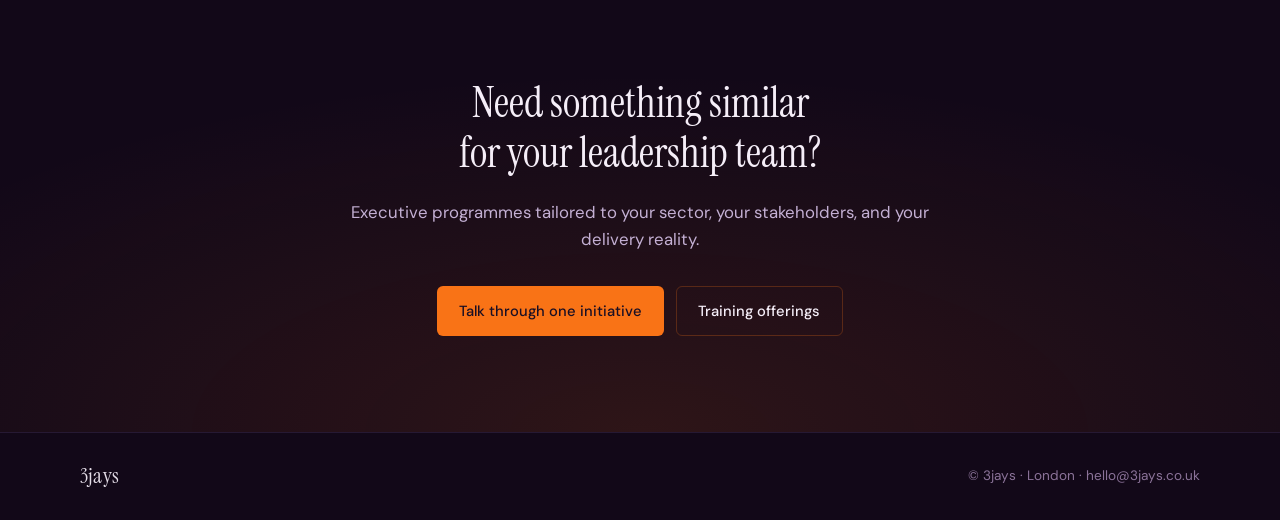
<file: case-studies/african-telecom-strategic-agility.html>
<!DOCTYPE html>
<html lang="en">
<head>
  <meta charset="UTF-8">
  <meta name="viewport" content="width=device-width, initial-scale=1.0">
  <title>Strategic agility · African telecom · Case study · 3jays</title>
  <meta name="description" content="Case study: strategic agility and balanced scorecard training for a major African telecom and fintech engineering group.">
  <link rel="preconnect" href="https://fonts.googleapis.com">
  <link rel="preconnect" href="https://fonts.gstatic.com" crossorigin>
  <link href="https://fonts.googleapis.com/css2?family=Instrument+Serif:ital@0;1&family=DM+Sans:ital,opsz,wght@0,9..40,400;0,9..40,500;0,9..40,600;1,9..40,400&display=swap" rel="stylesheet">
  <link rel="stylesheet" href="../assets/css/styles.css?v=6a7d04d784">
</head>
<body>
  <header class="site-header">
    <div class="container header-inner">
      <a href="../index.html" class="logo" aria-label="3jays home">
        <span class="wordmark">3jays</span>
      </a>
      <nav class="nav" aria-label="Primary">
        <a href="../index.html#products">Products</a>
        <a href="../index.html#contact">Get in touch</a>
      </nav>
    </div>
  </header>

  <main>
    <header class="case-study-hero">
      <div class="container">
        <a href="../index.html#products" class="case-study-back">&larr; All products</a>
        <span class="case-study-type case-study-type--training">Executive training</span>
        <h1>Strategic agility for engineering leadership</h1>
        <p class="case-study-lead">
          A two-session programme for a major African telecom and fintech group — strategic agility
          and agile readiness first, then a balanced scorecard workshop to turn group strategy into
          measurable engineering behaviour. Delivered to senior technical leaders across service
          delivery, platforms, and innovation.
        </p>
        <dl class="case-study-meta">
          <div>
            <dt>Client</dt>
            <dd>Major African telecom &amp; fintech group</dd>
          </div>
          <div>
            <dt>Category</dt>
            <dd>Executive training</dd>
          </div>
          <div>
            <dt>Format</dt>
            <dd>Two workshops + written feedback</dd>
          </div>
        </dl>
      </div>
    </header>

    <article class="case-study-content">
      <div class="container">
        <h2>The challenge</h2>
        <p>
          The client's engineering organisation operates at scale across multiple markets, with strong
          growth in data, mobile money, and digital services. Leadership faced familiar enterprise
          pressures: overlapping priorities, too many meetings without follow-through, people spread
          across concurrent projects, and agile disciplines that existed on paper but broke down in practice.
          Engineering leaders had deep technical expertise but uneven exposure to strategic analysis,
          portfolio-level investment decisions, and change leadership at the executive level.
        </p>

        <h2>Session 1 — Strategic agility &amp; agile readiness</h2>
        <p>
          The first workshop grounded leaders in what strategic agility actually means — sensing market
          change, aligning leadership action, and redeploying resources — not sprint mechanics alone.
          Content drew on established research (Doz &amp; Kosonen, McKinsey agile organisation trademarks)
          and was tailored to a telecom/fintech context: VUCA markets, platform scale, and innovation
          sitting alongside core network and BAU delivery.
        </p>
        <ul>
          <li>Strategic agility definitions and the exploration–exploitation tension for large engineering functions</li>
          <li>McKinsey's five trademarks of agile organisations — North Star, rapid learning cycles, dynamic people model, enabling technology</li>
          <li>Agile manifesto and delivery practices reframed for engineering leaders, not practitioners</li>
          <li><strong>Strategic Agility Readiness Survey</strong> — completed live across seven dimensions: leadership, culture, structure, sense &amp; respond, technology, talent, and governance</li>
          <li><strong>Test automation maturity self-assessment</strong> — a five-level model across strategy, coverage, CI/CD, skills, and governance, left as a tool for ongoing team diagnosis</li>
          <li>Change models compatible with agile delivery (Kotter, ADKAR, Lean Change, PDCA) mapped to engineering transformation</li>
        </ul>

        <h2>Session 2 — Balanced scorecard workshop</h2>
        <p>
          The second session translated group strategy into action using the balanced scorecard — four
          perspectives (financial, customer, internal process, learning &amp; growth) connected through
          objectives, measures, targets, and initiatives. Workshop design followed McKeown, Paroutis et al.,
          and Kotter: strategy as daily practice, not annual planning.
        </p>
        <ul>
          <li>Diagnosed current pain points — initiative overload, scope churn, weak meeting discipline, work disconnected from strategic impact</li>
          <li>Introduced the <strong>3P framework</strong> — practitioners, practices, and praxis — to separate what leadership intends from what teams actually do</li>
          <li>Drafted scorecard metrics across financial, customer, internal, and learning perspectives (project ROI, NPS, meeting load, WIP, release cycle time, agile discipline)</li>
          <li>Designed a <strong>behavioural metrics dashboard</strong> — focus discipline, leadership accountability, sprint commitment — to make culture visible, not just numbers</li>
          <li>Built a <strong>90-day commitment</strong> structure: top objectives, owners, targets, and first quarterly review</li>
          <li>Mapped a change roadmap — pilot in service delivery, rollout to squads and tribes, then institutionalise through quarterly governance</li>
        </ul>

        <h2>Feedback delivered</h2>
        <p>
          After the workshops, a written summary was delivered to client leadership. It covered
          strategic context, themes raised in group discussion, and areas for follow-up. Respondents
          explored a range of topics including:
        </p>
        <ul>
          <li>Organisational culture and structural flexibility in support of strategic agility</li>
          <li>How agile ways of working operate in practice across tribes, squads, and engineering leadership</li>
          <li>Alignment between group strategy and day-to-day delivery — systems, governance, and behaviours</li>
          <li>Balancing innovation and fintech initiatives with core platform and BAU delivery</li>
          <li>Measurement, accountability, and the path from workshop outputs to sustained change</li>
        </ul>
        <p>
          The summary connected these discussion areas to practical next steps for leadership
          consideration, without prescribing a single remediation path.
        </p>

        <h2>Outcomes</h2>
        <div class="case-study-outcomes">
          <div class="case-study-outcome">
            <strong>Shared strategic vocabulary</strong>
            <span>Engineering leaders aligned on agility at organisational scale — not just team-level Scrum — and on how to read market and internal readiness.</span>
          </div>
          <div class="case-study-outcome">
            <strong>Diagnostic clarity</strong>
            <span>Readiness survey and maturity assessments gave leadership a baseline across culture, structure, and engineering practice — not anecdote alone.</span>
          </div>
          <div class="case-study-outcome">
            <strong>Scorecard &amp; behaviour metrics</strong>
            <span>Teams left with a draft balanced scorecard, behavioural KPIs, and a 90-day review cadence linking strategy to daily delivery.</span>
          </div>
        </div>

        <h2>Why it matters</h2>
        <p>
          Strategic training only works when it meets leaders where they are. For a major African telecom
          and fintech engineering group, that meant respecting live network operations, mobile money scale,
          and multi-market complexity — while still pushing for faster, more deliberate strategic response.
          The same discipline applies to AI adoption programmes today: frameworks and measurement first,
          then tooling, with leaders who can sponsor change that sticks.
        </p>
      </div>
    </article>

    <section class="section section-cta">
      <div class="container cta-inner">
        <h2>Need something similar for your leadership team?</h2>
        <p>Executive programmes tailored to your sector, your stakeholders, and your delivery reality.</p>
        <div class="cta-actions">
          <a href="../index.html#contact" class="btn btn-primary">Talk through one initiative</a>
          <a href="../index.html#training" class="btn btn-ghost">Training offerings</a>
        </div>
      </div>
    </section>
  </main>

  <footer class="site-footer">
    <div class="container footer-inner">
      <a href="../index.html" class="logo" aria-label="3jays home">
        <span class="wordmark wordmark--footer">3jays</span>
      </a>
      <p>&copy; 3jays · London · hello@3jays.co.uk</p>
    </div>
  </footer>
</body>
</html>
</file>
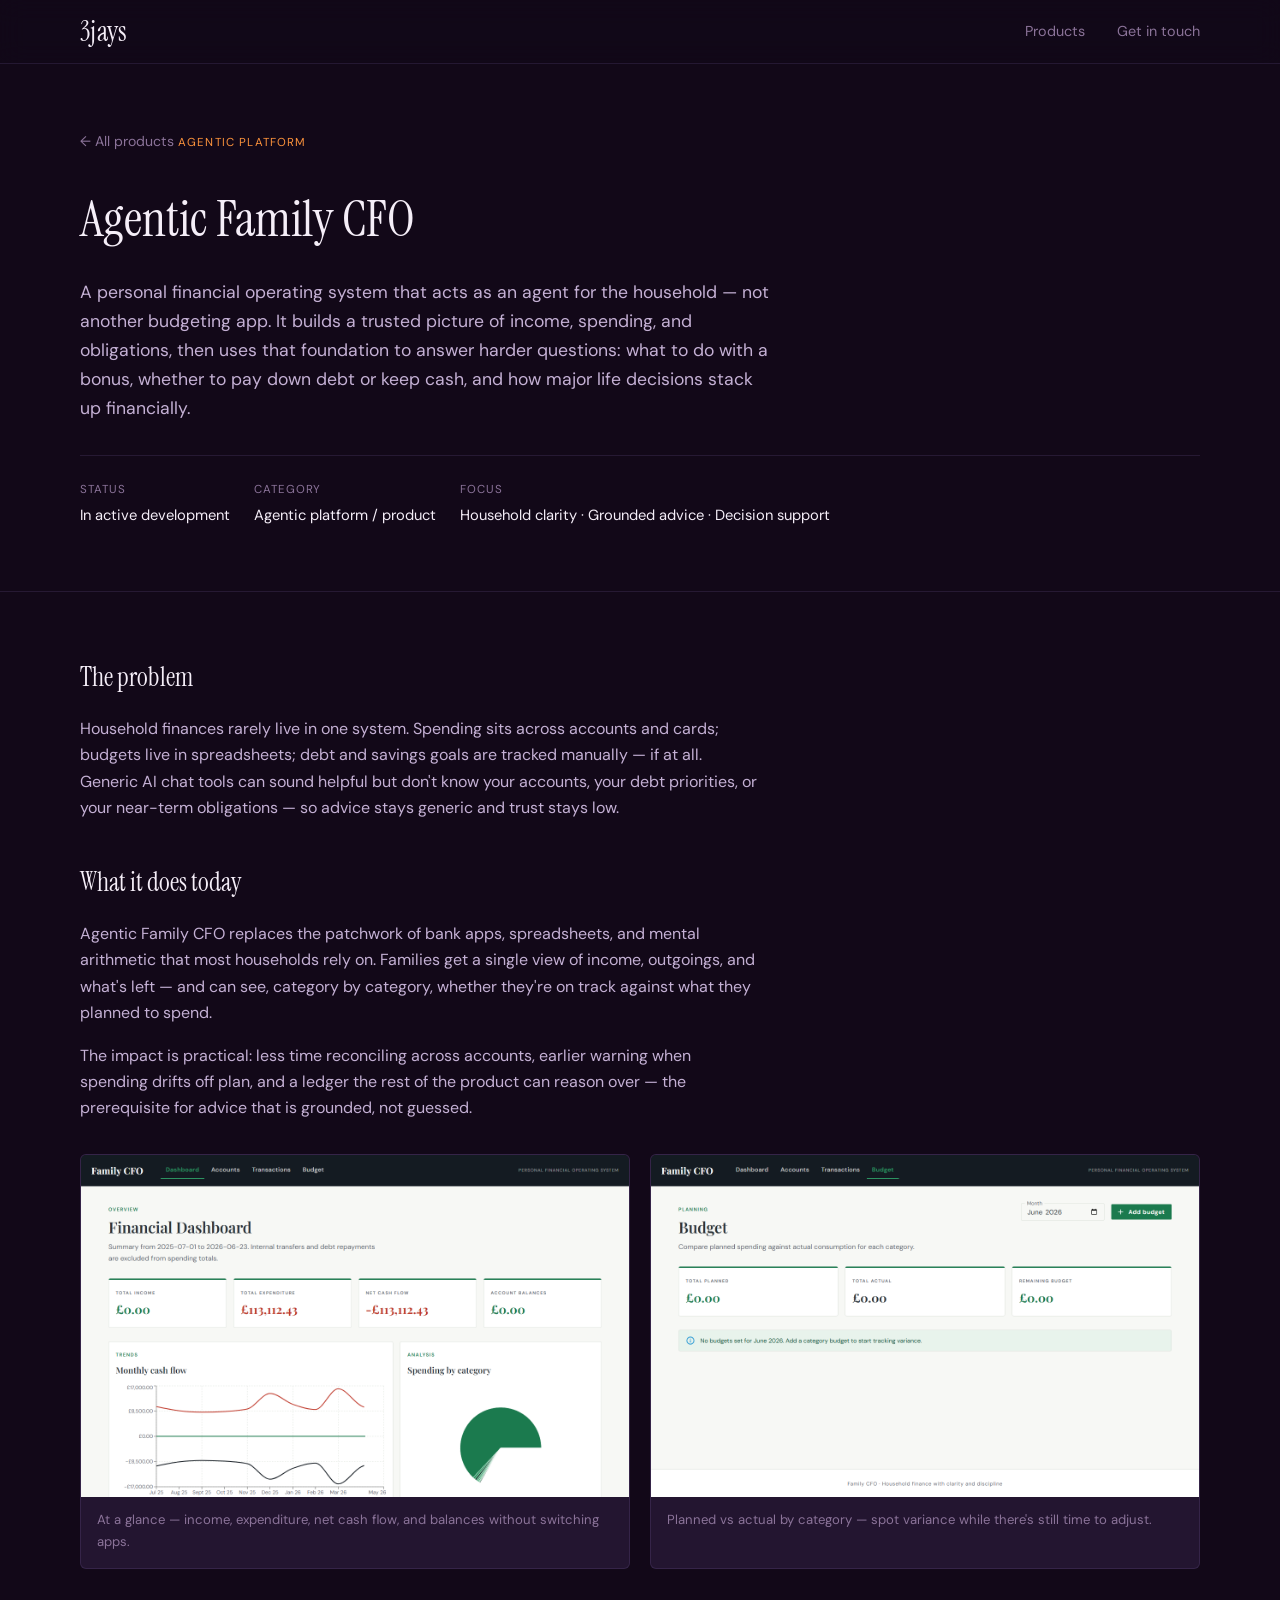
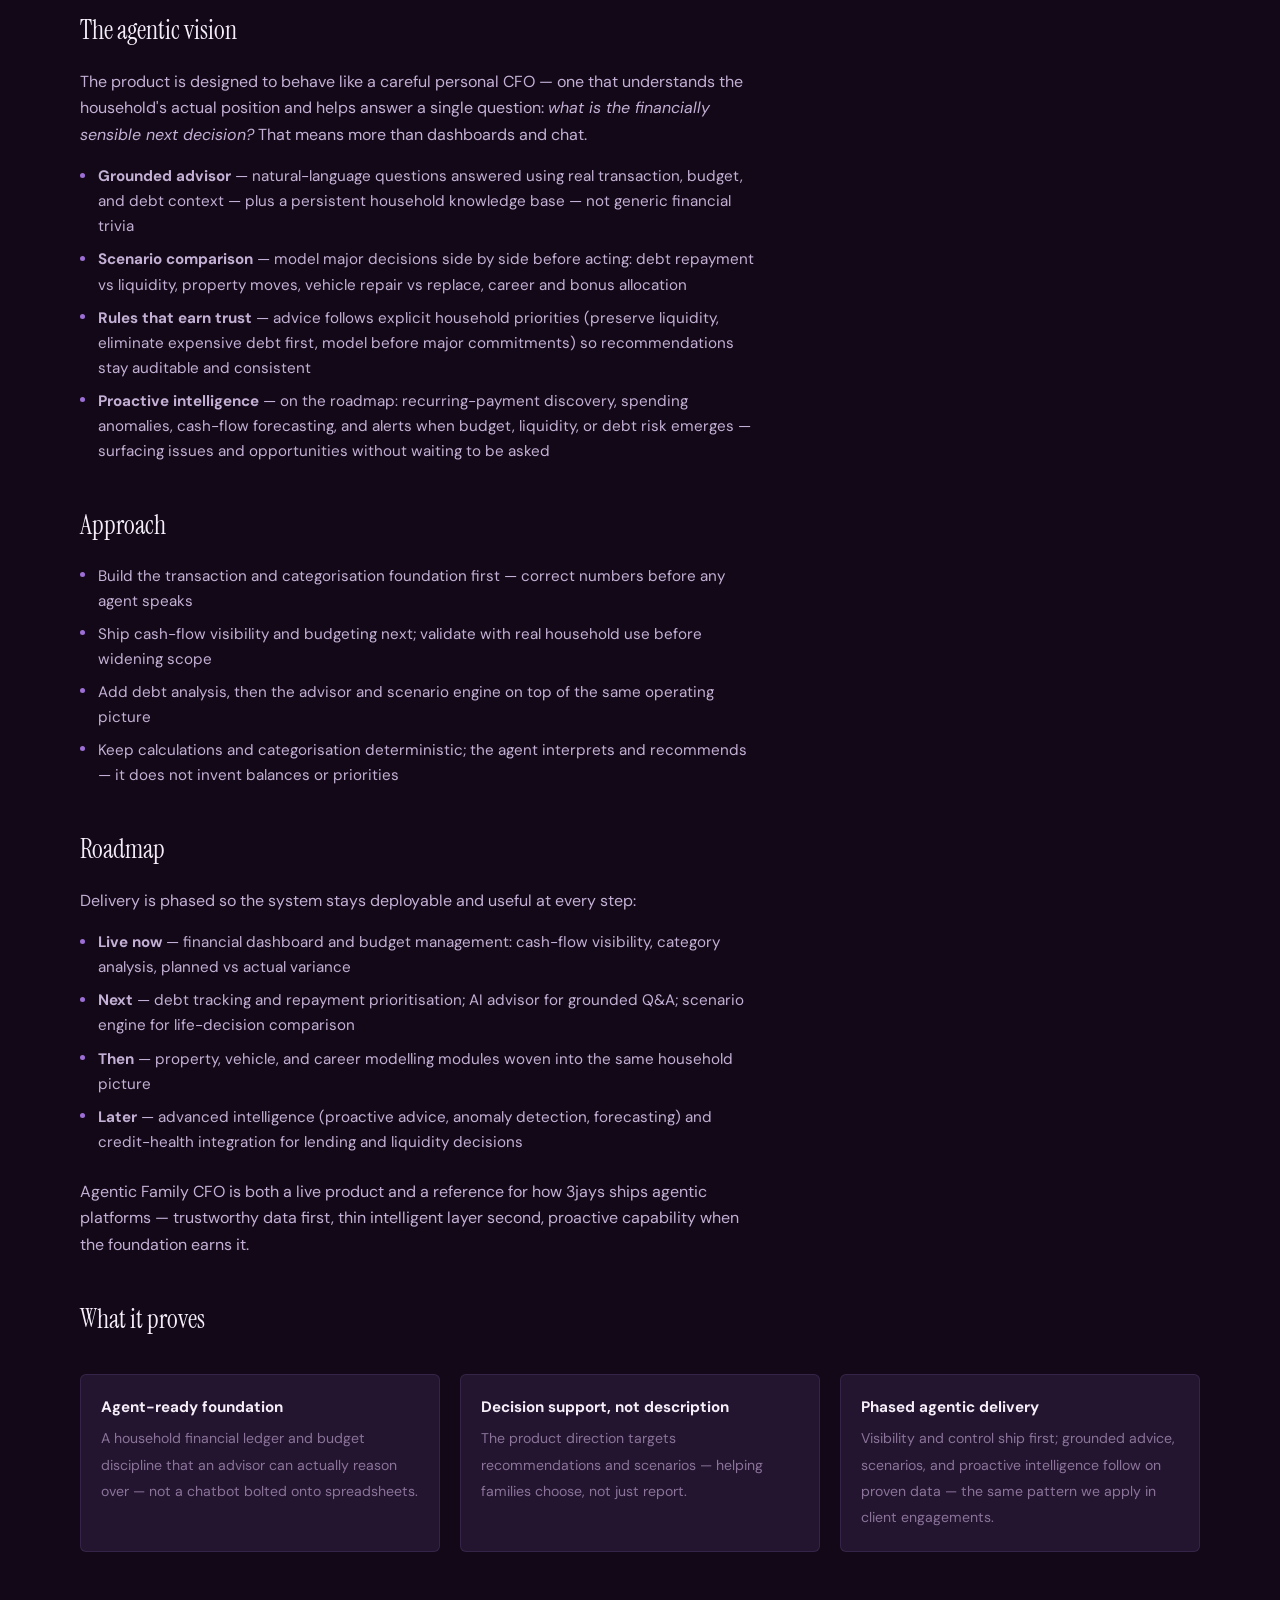
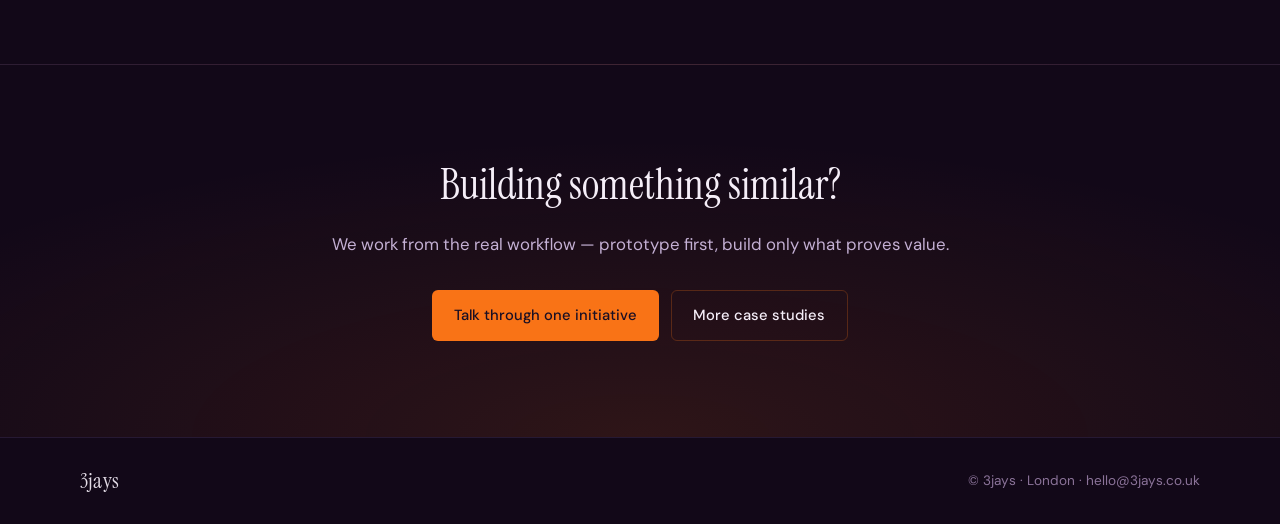
<file: case-studies/family-cfo.html>
<!DOCTYPE html>
<html lang="en">
<head>
  <meta charset="UTF-8">
  <meta name="viewport" content="width=device-width, initial-scale=1.0">
  <title>Agentic Family CFO · Case study · 3jays</title>
  <meta name="description" content="Case study: Agentic Family CFO — an agentic personal financial operating system built by 3jays.">
  <link rel="preconnect" href="https://fonts.googleapis.com">
  <link rel="preconnect" href="https://fonts.gstatic.com" crossorigin>
  <link href="https://fonts.googleapis.com/css2?family=Instrument+Serif:ital@0;1&family=DM+Sans:ital,opsz,wght@0,9..40,400;0,9..40,500;0,9..40,600;1,9..40,400&display=swap" rel="stylesheet">
  <link rel="stylesheet" href="../assets/css/styles.css?v=6a7d04d784">
</head>
<body>
  <header class="site-header">
    <div class="container header-inner">
      <a href="../index.html" class="logo" aria-label="3jays home">
        <span class="wordmark">3jays</span>
      </a>
      <nav class="nav" aria-label="Primary">
        <a href="../index.html#products">Products</a>
        <a href="../index.html#contact">Get in touch</a>
      </nav>
    </div>
  </header>

  <main>
    <header class="case-study-hero">
      <div class="container">
        <a href="../index.html#products" class="case-study-back">&larr; All products</a>
        <span class="case-study-type">Agentic platform</span>
        <h1>Agentic Family CFO</h1>
        <p class="case-study-lead">
          A personal financial operating system that acts as an agent for the household — not
          another budgeting app. It builds a trusted picture of income, spending, and obligations,
          then uses that foundation to answer harder questions: what to do with a bonus, whether
          to pay down debt or keep cash, and how major life decisions stack up financially.
        </p>
        <dl class="case-study-meta">
          <div>
            <dt>Status</dt>
            <dd>In active development</dd>
          </div>
          <div>
            <dt>Category</dt>
            <dd>Agentic platform / product</dd>
          </div>
          <div>
            <dt>Focus</dt>
            <dd>Household clarity · Grounded advice · Decision support</dd>
          </div>
        </dl>
      </div>
    </header>

    <article class="case-study-content">
      <div class="container">
        <h2>The problem</h2>
        <p>
          Household finances rarely live in one system. Spending sits across accounts and cards;
          budgets live in spreadsheets; debt and savings goals are tracked manually — if at all.
          Generic AI chat tools can sound helpful but don't know your accounts, your debt priorities,
          or your near-term obligations — so advice stays generic and trust stays low.
        </p>

        <h2>What it does today</h2>
        <p>
          Agentic Family CFO replaces the patchwork of bank apps, spreadsheets, and mental arithmetic
          that most households rely on. Families get a single view of income, outgoings, and what's
          left — and can see, category by category, whether they're on track against what they
          planned to spend.
        </p>
        <p>
          The impact is practical: less time reconciling across accounts, earlier warning when
          spending drifts off plan, and a ledger the rest of the product can reason over — the
          prerequisite for advice that is grounded, not guessed.
        </p>

        <div class="case-study-gallery">
          <figure>
            <img src="../assets/products/family-cfo-dashboard.png" alt="Agentic Family CFO dashboard showing cash-flow summary" loading="lazy">
            <figcaption>At a glance — income, expenditure, net cash flow, and balances without switching apps.</figcaption>
          </figure>
          <figure>
            <img src="../assets/products/family-cfo-budget.png" alt="Agentic Family CFO budget view with planned vs actual spending" loading="lazy">
            <figcaption>Planned vs actual by category — spot variance while there's still time to adjust.</figcaption>
          </figure>
        </div>

        <h2>The agentic vision</h2>
        <p>
          The product is designed to behave like a careful personal CFO — one that understands
          the household's actual position and helps answer a single question: <em>what is the
          financially sensible next decision?</em> That means more than dashboards and chat.
        </p>
        <ul>
          <li><strong>Grounded advisor</strong> — natural-language questions answered using real transaction, budget, and debt context — plus a persistent household knowledge base — not generic financial trivia</li>
          <li><strong>Scenario comparison</strong> — model major decisions side by side before acting: debt repayment vs liquidity, property moves, vehicle repair vs replace, career and bonus allocation</li>
          <li><strong>Rules that earn trust</strong> — advice follows explicit household priorities (preserve liquidity, eliminate expensive debt first, model before major commitments) so recommendations stay auditable and consistent</li>
          <li><strong>Proactive intelligence</strong> — on the roadmap: recurring-payment discovery, spending anomalies, cash-flow forecasting, and alerts when budget, liquidity, or debt risk emerges — surfacing issues and opportunities without waiting to be asked</li>
        </ul>

        <h2>Approach</h2>
        <ul>
          <li>Build the transaction and categorisation foundation first — correct numbers before any agent speaks</li>
          <li>Ship cash-flow visibility and budgeting next; validate with real household use before widening scope</li>
          <li>Add debt analysis, then the advisor and scenario engine on top of the same operating picture</li>
          <li>Keep calculations and categorisation deterministic; the agent interprets and recommends — it does not invent balances or priorities</li>
        </ul>

        <h2>Roadmap</h2>
        <p>
          Delivery is phased so the system stays deployable and useful at every step:
        </p>
        <ul>
          <li><strong>Live now</strong> — financial dashboard and budget management: cash-flow visibility, category analysis, planned vs actual variance</li>
          <li><strong>Next</strong> — debt tracking and repayment prioritisation; AI advisor for grounded Q&amp;A; scenario engine for life-decision comparison</li>
          <li><strong>Then</strong> — property, vehicle, and career modelling modules woven into the same household picture</li>
          <li><strong>Later</strong> — advanced intelligence (proactive advice, anomaly detection, forecasting) and credit-health integration for lending and liquidity decisions</li>
        </ul>
        <p>
          Agentic Family CFO is both a live product and a reference for how 3jays ships agentic
          platforms — trustworthy data first, thin intelligent layer second, proactive capability
          when the foundation earns it.
        </p>

        <h2>What it proves</h2>
        <div class="case-study-outcomes">
          <div class="case-study-outcome">
            <strong>Agent-ready foundation</strong>
            <span>A household financial ledger and budget discipline that an advisor can actually reason over — not a chatbot bolted onto spreadsheets.</span>
          </div>
          <div class="case-study-outcome">
            <strong>Decision support, not description</strong>
            <span>The product direction targets recommendations and scenarios — helping families choose, not just report.</span>
          </div>
          <div class="case-study-outcome">
            <strong>Phased agentic delivery</strong>
            <span>Visibility and control ship first; grounded advice, scenarios, and proactive intelligence follow on proven data — the same pattern we apply in client engagements.</span>
          </div>
        </div>
      </div>
    </article>

    <section class="section section-cta">
      <div class="container cta-inner">
        <h2>Building something similar?</h2>
        <p>We work from the real workflow — prototype first, build only what proves value.</p>
        <div class="cta-actions">
          <a href="../index.html#contact" class="btn btn-primary">Talk through one initiative</a>
          <a href="../index.html#products" class="btn btn-ghost">More case studies</a>
        </div>
      </div>
    </section>
  </main>

  <footer class="site-footer">
    <div class="container footer-inner">
      <a href="../index.html" class="logo" aria-label="3jays home">
        <span class="wordmark wordmark--footer">3jays</span>
      </a>
      <p>&copy; 3jays · London · hello@3jays.co.uk</p>
    </div>
  </footer>
</body>
</html>
</file>
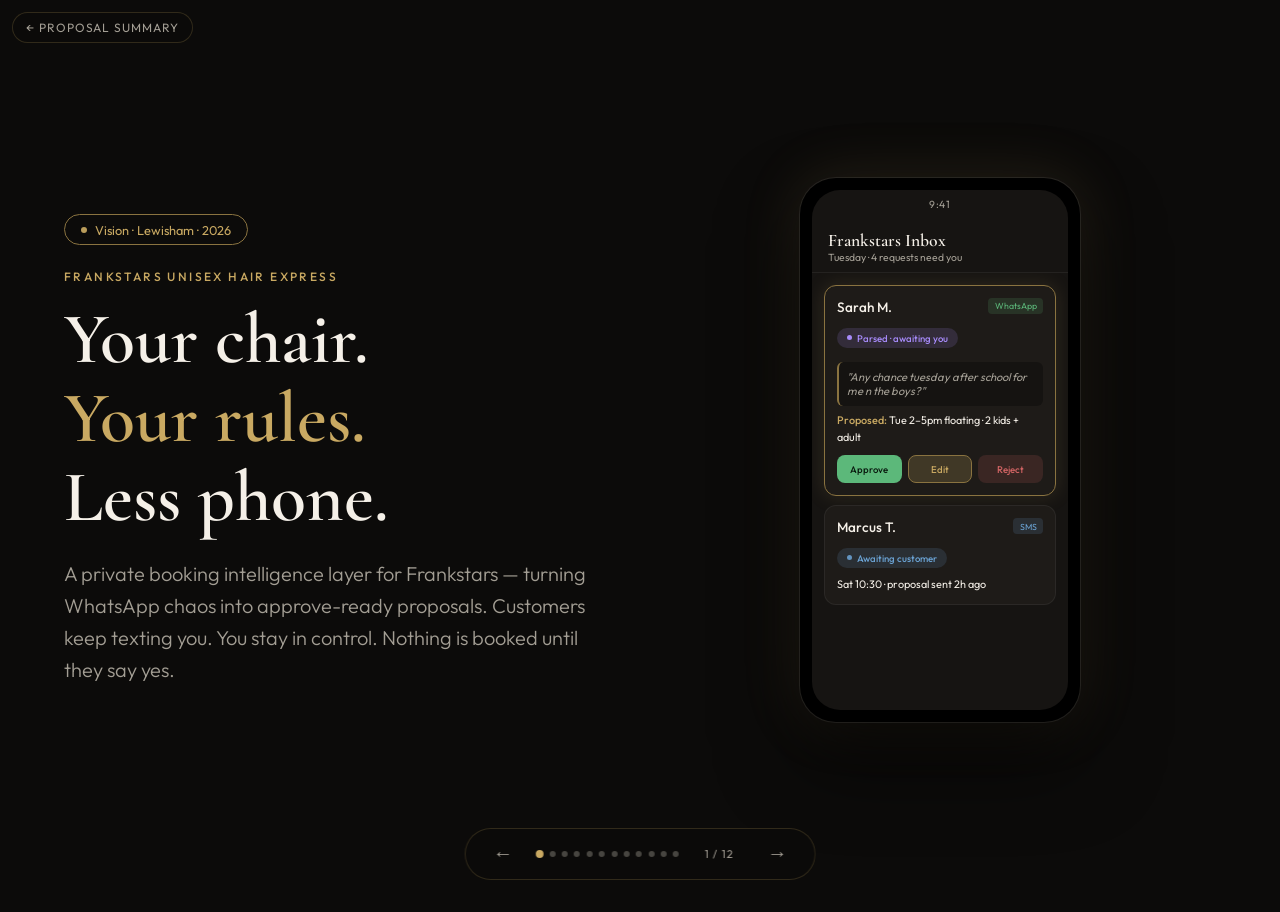
<file: case-studies/frankstars.html>
<!DOCTYPE html>
<html lang="en">
<head>
  <meta charset="UTF-8">
  <meta http-equiv="refresh" content="0; url=../proposals/frankstars/deck.html">
  <link rel="canonical" href="../proposals/frankstars/deck.html">
  <title>Redirecting…</title>
</head>
<body>
  <p><a href="../proposals/frankstars/deck.html">Frankstars proposal deck</a></p>
</body>
</html>
</file>
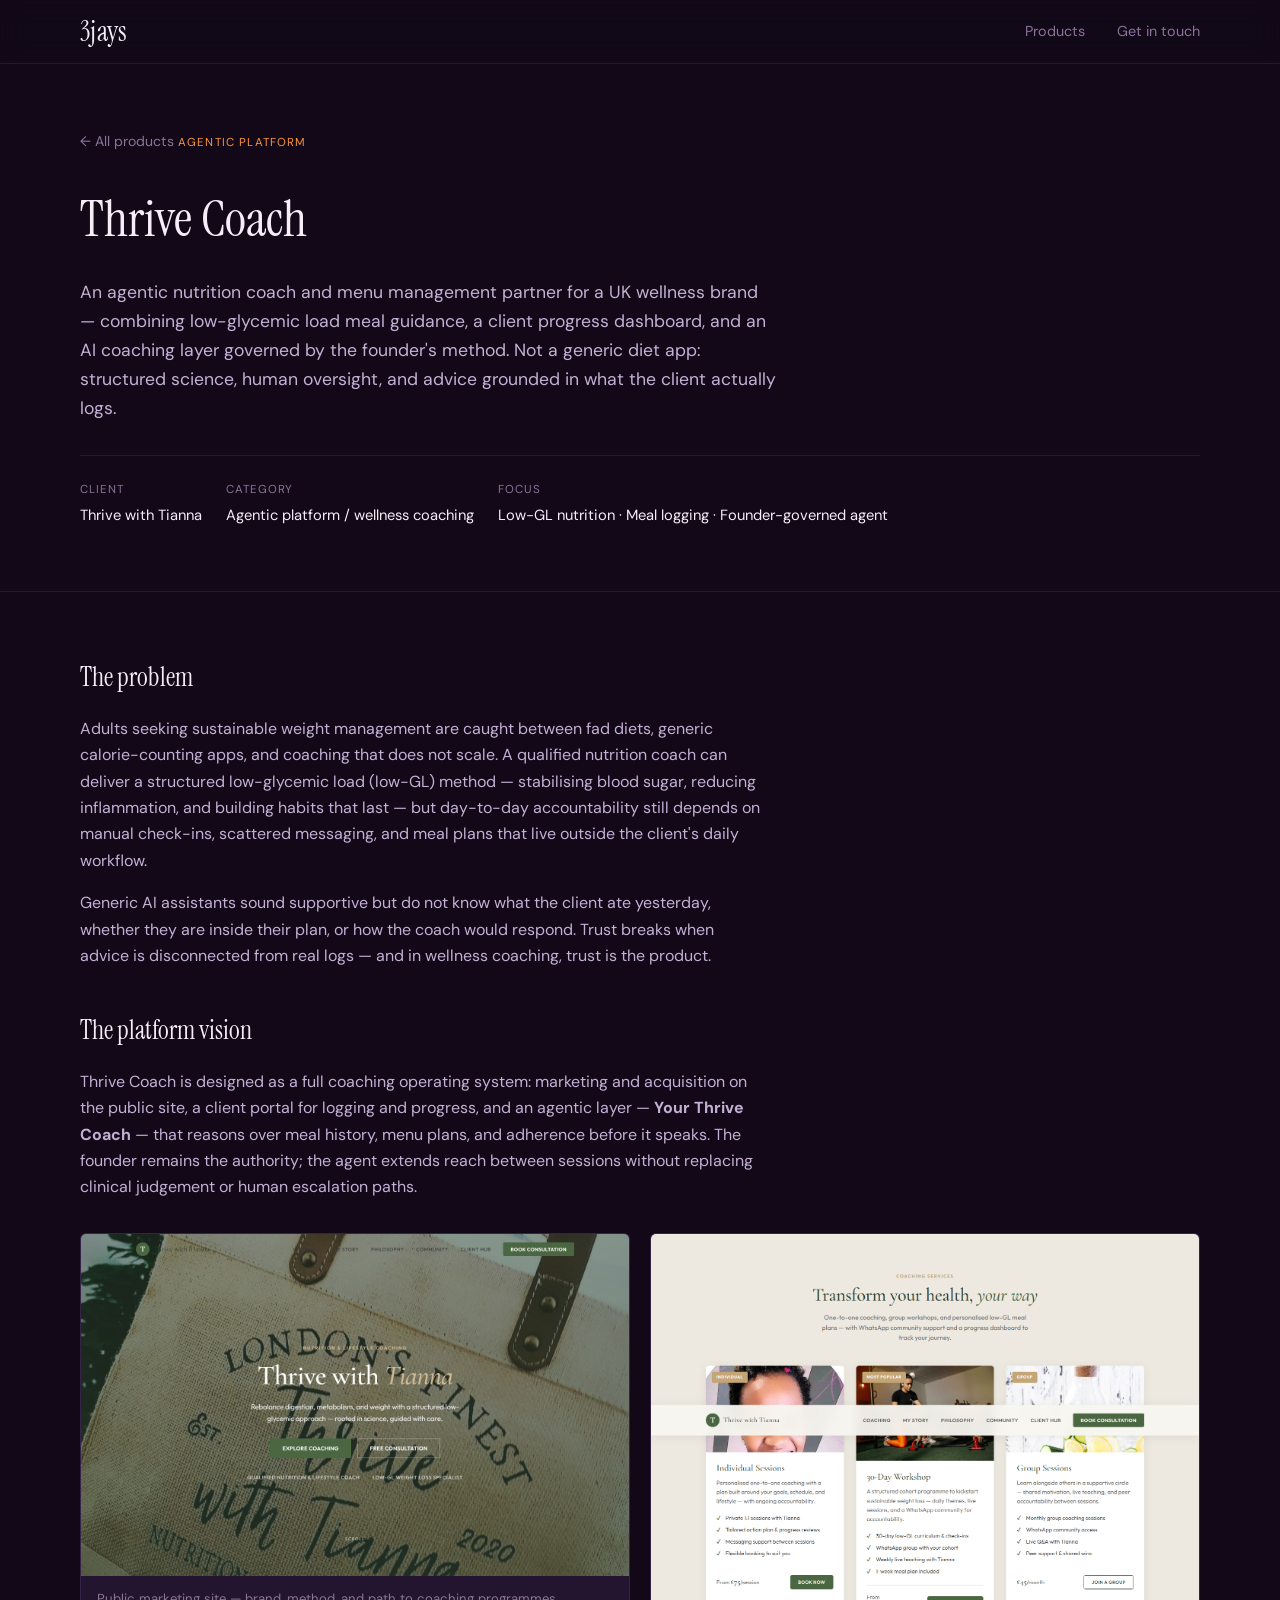
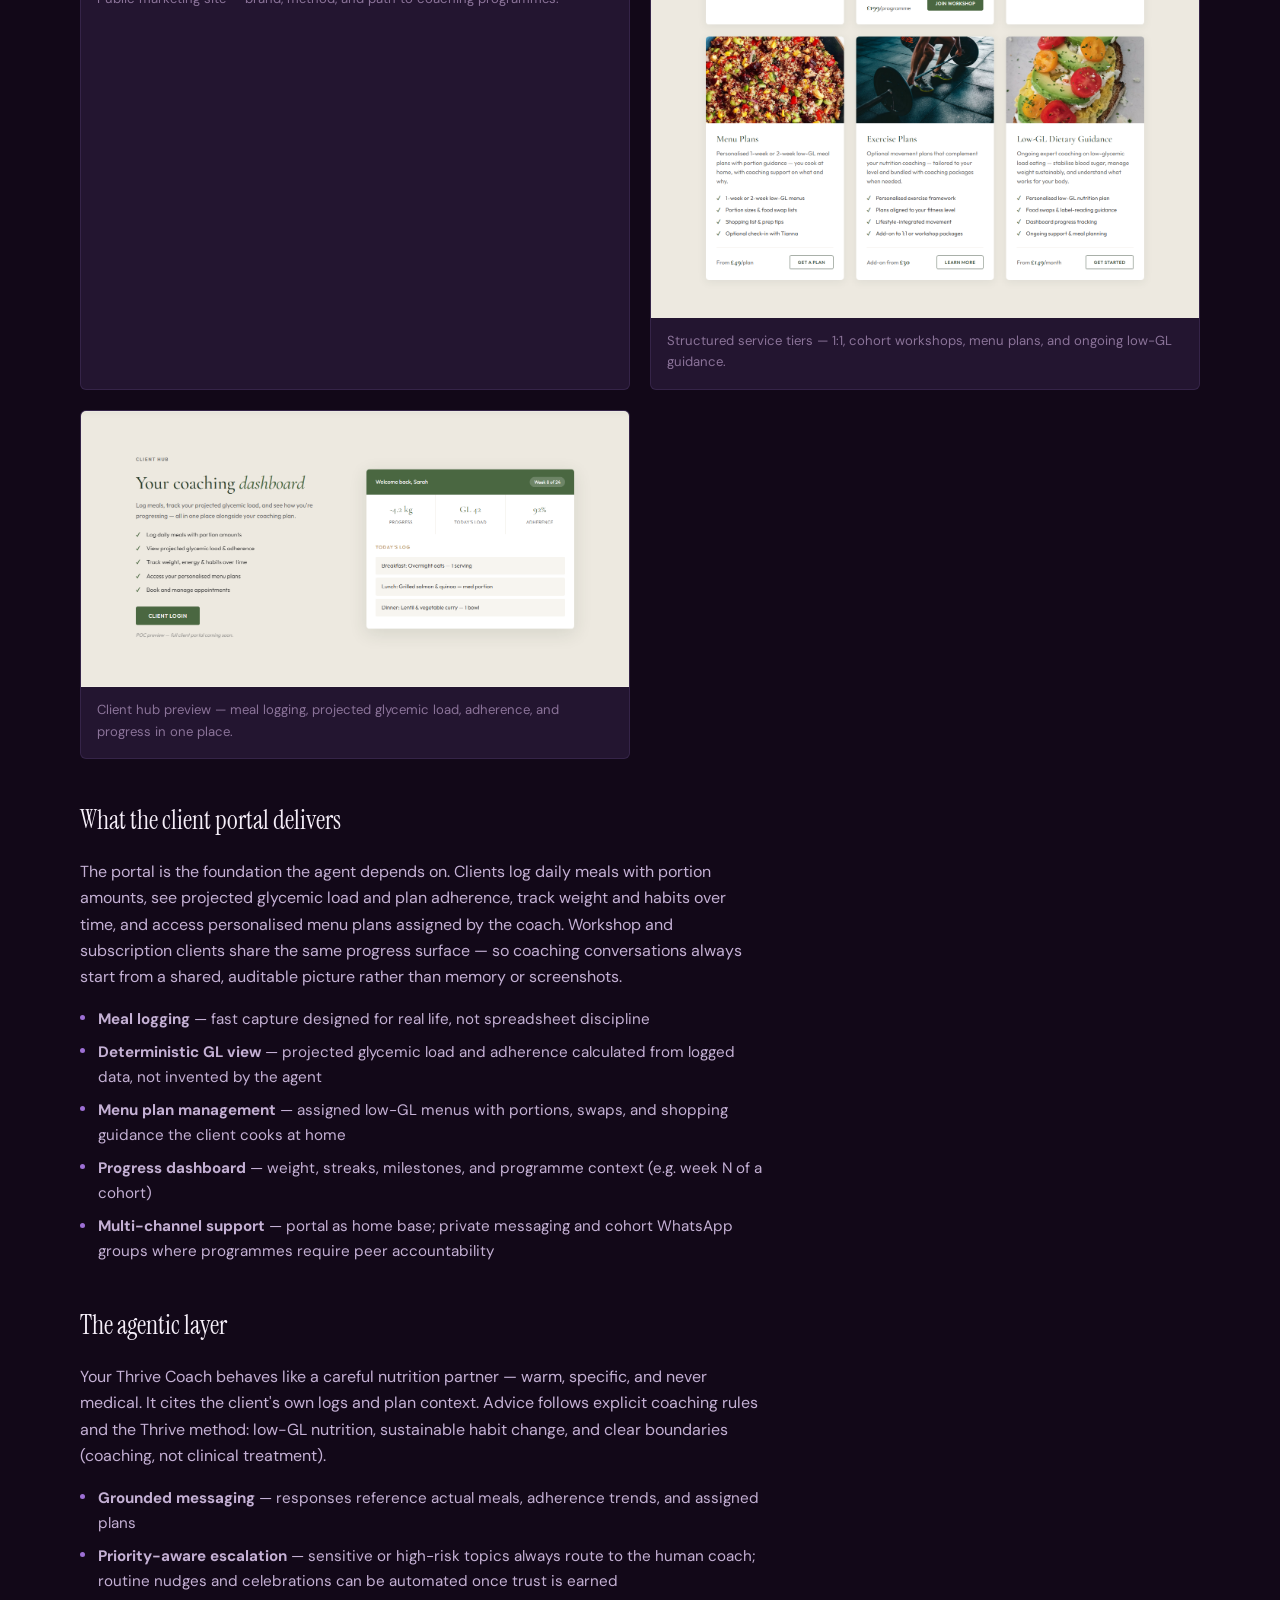
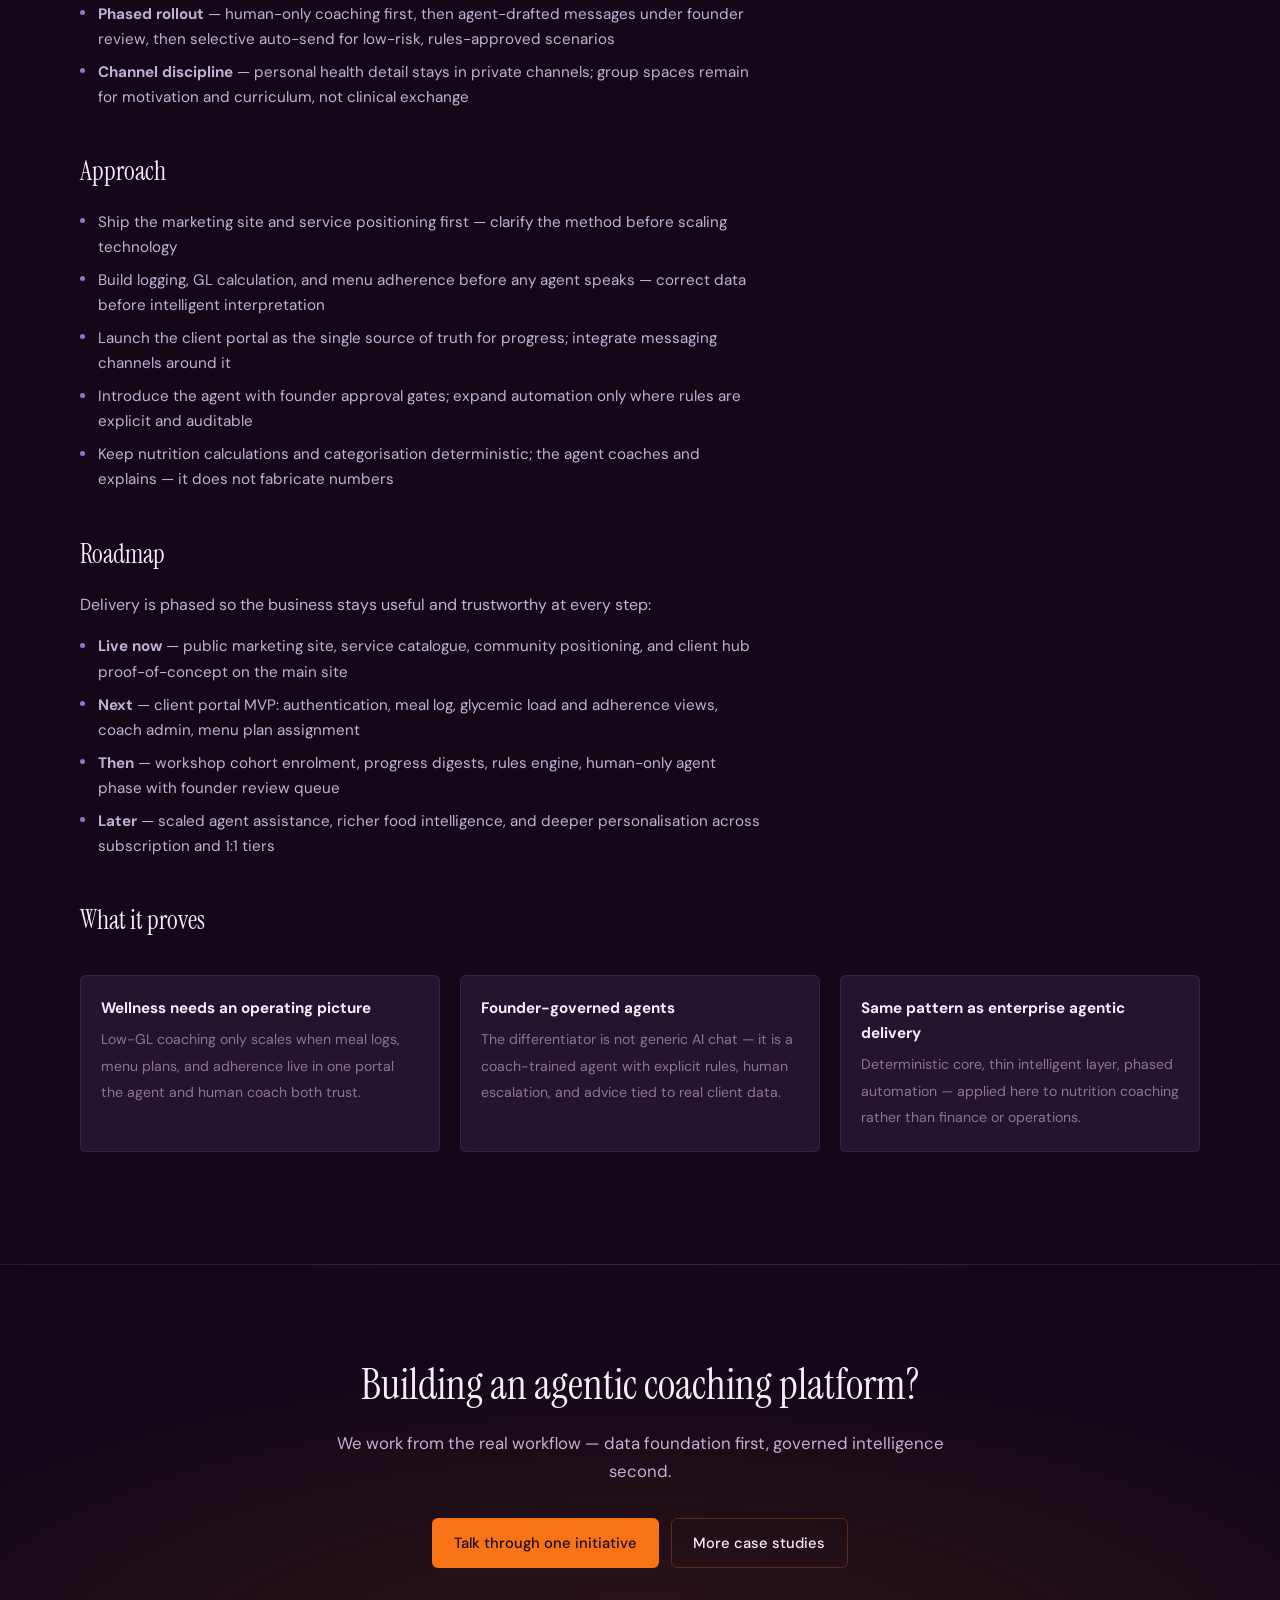
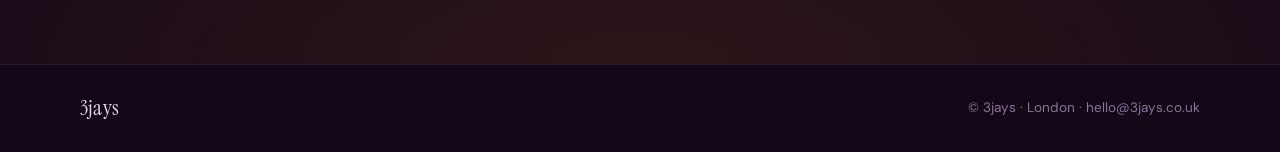
<file: case-studies/thrive-coach.html>
<!DOCTYPE html>
<html lang="en">
<head>
  <meta charset="UTF-8">
  <meta name="viewport" content="width=device-width, initial-scale=1.0">
  <title>Thrive Coach · Case study · 3jays</title>
  <meta name="description" content="Case study: agentic nutrition coach and menu management platform for a UK wellness coaching brand.">
  <link rel="preconnect" href="https://fonts.googleapis.com">
  <link rel="preconnect" href="https://fonts.gstatic.com" crossorigin>
  <link href="https://fonts.googleapis.com/css2?family=Instrument+Serif:ital@0;1&family=DM+Sans:ital,opsz,wght@0,9..40,400;0,9..40,500;0,9..40,600;1,9..40,400&display=swap" rel="stylesheet">
  <link rel="stylesheet" href="../assets/css/styles.css?v=6a7d04d784">
</head>
<body>
  <header class="site-header">
    <div class="container header-inner">
      <a href="../index.html" class="logo" aria-label="3jays home">
        <span class="wordmark">3jays</span>
      </a>
      <nav class="nav" aria-label="Primary">
        <a href="../index.html#products">Products</a>
        <a href="../index.html#contact">Get in touch</a>
      </nav>
    </div>
  </header>

  <main>
    <header class="case-study-hero">
      <div class="container">
        <a href="../index.html#products" class="case-study-back">&larr; All products</a>
        <span class="case-study-type">Agentic platform</span>
        <h1>Thrive Coach</h1>
        <p class="case-study-lead">
          An agentic nutrition coach and menu management partner for a UK wellness brand —
          combining low-glycemic load meal guidance, a client progress dashboard, and an
          AI coaching layer governed by the founder's method. Not a generic diet app: structured
          science, human oversight, and advice grounded in what the client actually logs.
        </p>
        <dl class="case-study-meta">
          <div>
            <dt>Client</dt>
            <dd><a href="https://www.thrivewithtianna.com/" target="_blank" rel="noopener">Thrive with Tianna</a></dd>
          </div>
          <div>
            <dt>Category</dt>
            <dd>Agentic platform / wellness coaching</dd>
          </div>
          <div>
            <dt>Focus</dt>
            <dd>Low-GL nutrition · Meal logging · Founder-governed agent</dd>
          </div>
        </dl>
      </div>
    </header>

    <article class="case-study-content">
      <div class="container">
        <h2>The problem</h2>
        <p>
          Adults seeking sustainable weight management are caught between fad diets, generic
          calorie-counting apps, and coaching that does not scale. A qualified nutrition coach
          can deliver a structured low-glycemic load (low-GL) method — stabilising blood sugar,
          reducing inflammation, and building habits that last — but day-to-day accountability
          still depends on manual check-ins, scattered messaging, and meal plans that live outside
          the client's daily workflow.
        </p>
        <p>
          Generic AI assistants sound supportive but do not know what the client ate yesterday,
          whether they are inside their plan, or how the coach would respond. Trust breaks when
          advice is disconnected from real logs — and in wellness coaching, trust is the product.
        </p>

        <h2>The platform vision</h2>
        <p>
          Thrive Coach is designed as a full coaching operating system: marketing and acquisition
          on the public site, a client portal for logging and progress, and an agentic layer —
          <strong>Your Thrive Coach</strong> — that reasons over meal history, menu plans, and
          adherence before it speaks. The founder remains the authority; the agent extends reach
          between sessions without replacing clinical judgement or human escalation paths.
        </p>

        <div class="case-study-gallery">
          <figure>
            <img src="../assets/products/thrive-marketing-hero.png" alt="Thrive with Tianna marketing site hero — nutrition and lifestyle coaching" loading="lazy">
            <figcaption>Public marketing site — brand, method, and path to coaching programmes.</figcaption>
          </figure>
          <figure>
            <img src="../assets/products/thrive-coaching-services.png" alt="Coaching services including individual sessions, workshops, menu plans, and low-GL guidance" loading="lazy">
            <figcaption>Structured service tiers — 1:1, cohort workshops, menu plans, and ongoing low-GL guidance.</figcaption>
          </figure>
          <figure>
            <img src="../assets/products/thrive-client-hub.png" alt="Client hub dashboard preview showing meal log, glycemic load, and adherence" loading="lazy">
            <figcaption>Client hub preview — meal logging, projected glycemic load, adherence, and progress in one place.</figcaption>
          </figure>
        </div>

        <h2>What the client portal delivers</h2>
        <p>
          The portal is the foundation the agent depends on. Clients log daily meals with portion
          amounts, see projected glycemic load and plan adherence, track weight and habits over
          time, and access personalised menu plans assigned by the coach. Workshop and subscription
          clients share the same progress surface — so coaching conversations always start from a
          shared, auditable picture rather than memory or screenshots.
        </p>
        <ul>
          <li><strong>Meal logging</strong> — fast capture designed for real life, not spreadsheet discipline</li>
          <li><strong>Deterministic GL view</strong> — projected glycemic load and adherence calculated from logged data, not invented by the agent</li>
          <li><strong>Menu plan management</strong> — assigned low-GL menus with portions, swaps, and shopping guidance the client cooks at home</li>
          <li><strong>Progress dashboard</strong> — weight, streaks, milestones, and programme context (e.g. week N of a cohort)</li>
          <li><strong>Multi-channel support</strong> — portal as home base; private messaging and cohort WhatsApp groups where programmes require peer accountability</li>
        </ul>

        <h2>The agentic layer</h2>
        <p>
          Your Thrive Coach behaves like a careful nutrition partner — warm, specific, and never
          medical. It cites the client's own logs and plan context. Advice follows explicit
          coaching rules and the Thrive method: low-GL nutrition, sustainable habit change, and
          clear boundaries (coaching, not clinical treatment).
        </p>
        <ul>
          <li><strong>Grounded messaging</strong> — responses reference actual meals, adherence trends, and assigned plans</li>
          <li><strong>Priority-aware escalation</strong> — sensitive or high-risk topics always route to the human coach; routine nudges and celebrations can be automated once trust is earned</li>
          <li><strong>Phased rollout</strong> — human-only coaching first, then agent-drafted messages under founder review, then selective auto-send for low-risk, rules-approved scenarios</li>
          <li><strong>Channel discipline</strong> — personal health detail stays in private channels; group spaces remain for motivation and curriculum, not clinical exchange</li>
        </ul>

        <h2>Approach</h2>
        <ul>
          <li>Ship the marketing site and service positioning first — clarify the method before scaling technology</li>
          <li>Build logging, GL calculation, and menu adherence before any agent speaks — correct data before intelligent interpretation</li>
          <li>Launch the client portal as the single source of truth for progress; integrate messaging channels around it</li>
          <li>Introduce the agent with founder approval gates; expand automation only where rules are explicit and auditable</li>
          <li>Keep nutrition calculations and categorisation deterministic; the agent coaches and explains — it does not fabricate numbers</li>
        </ul>

        <h2>Roadmap</h2>
        <p>
          Delivery is phased so the business stays useful and trustworthy at every step:
        </p>
        <ul>
          <li><strong>Live now</strong> — public marketing site, service catalogue, community positioning, and client hub proof-of-concept on the main site</li>
          <li><strong>Next</strong> — client portal MVP: authentication, meal log, glycemic load and adherence views, coach admin, menu plan assignment</li>
          <li><strong>Then</strong> — workshop cohort enrolment, progress digests, rules engine, human-only agent phase with founder review queue</li>
          <li><strong>Later</strong> — scaled agent assistance, richer food intelligence, and deeper personalisation across subscription and 1:1 tiers</li>
        </ul>

        <h2>What it proves</h2>
        <div class="case-study-outcomes">
          <div class="case-study-outcome">
            <strong>Wellness needs an operating picture</strong>
            <span>Low-GL coaching only scales when meal logs, menu plans, and adherence live in one portal the agent and human coach both trust.</span>
          </div>
          <div class="case-study-outcome">
            <strong>Founder-governed agents</strong>
            <span>The differentiator is not generic AI chat — it is a coach-trained agent with explicit rules, human escalation, and advice tied to real client data.</span>
          </div>
          <div class="case-study-outcome">
            <strong>Same pattern as enterprise agentic delivery</strong>
            <span>Deterministic core, thin intelligent layer, phased automation — applied here to nutrition coaching rather than finance or operations.</span>
          </div>
        </div>
      </div>
    </article>

    <section class="section section-cta">
      <div class="container cta-inner">
        <h2>Building an agentic coaching platform?</h2>
        <p>We work from the real workflow — data foundation first, governed intelligence second.</p>
        <div class="cta-actions">
          <a href="../index.html#contact" class="btn btn-primary">Talk through one initiative</a>
          <a href="../index.html#products" class="btn btn-ghost">More case studies</a>
        </div>
      </div>
    </section>
  </main>

  <footer class="site-footer">
    <div class="container footer-inner">
      <a href="../index.html" class="logo" aria-label="3jays home">
        <span class="wordmark wordmark--footer">3jays</span>
      </a>
      <p>&copy; 3jays · London · hello@3jays.co.uk</p>
    </div>
  </footer>
</body>
</html>
</file>
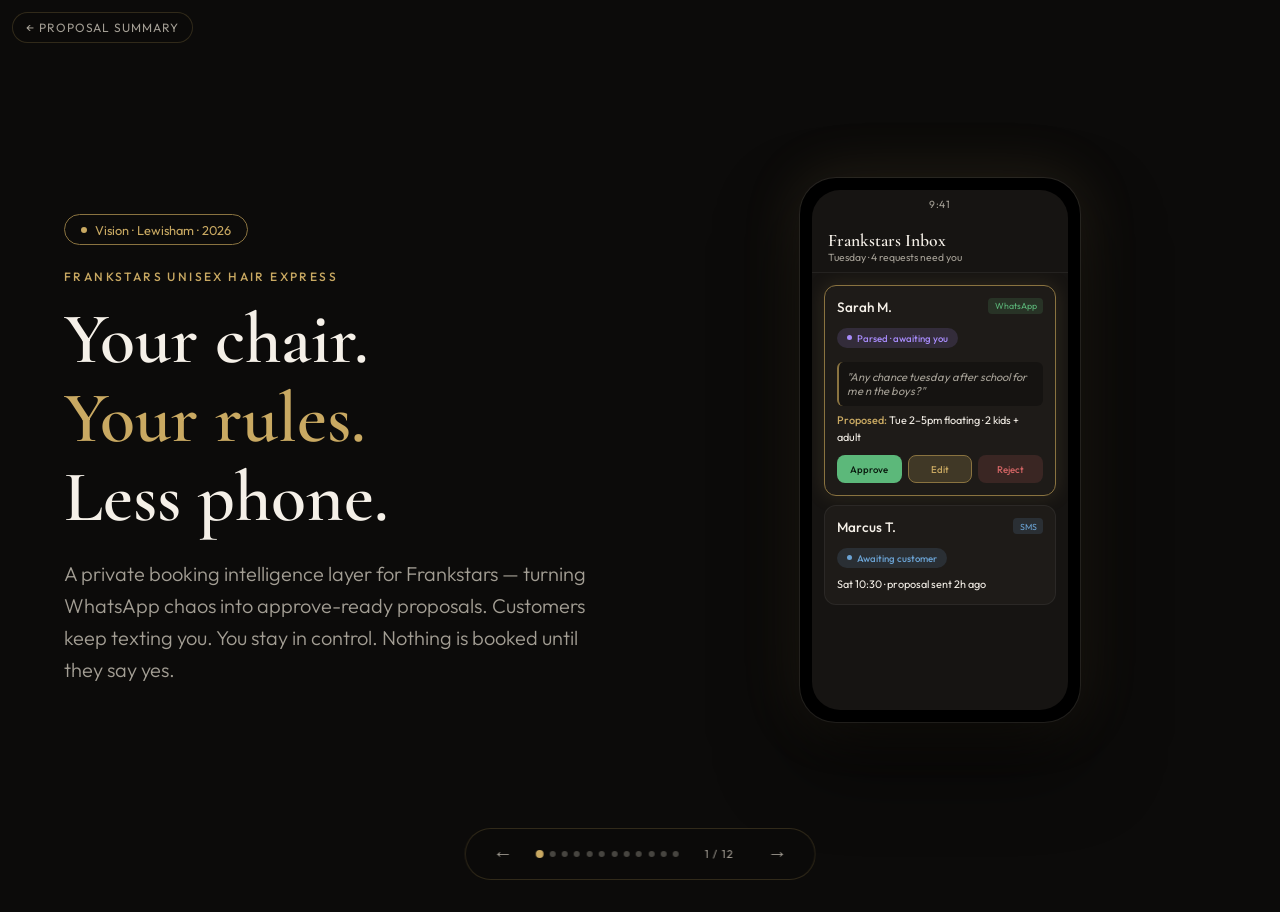
<file: proposals/frankstars/deck.html>
<!DOCTYPE html>
<html lang="en">
<head>
  <meta charset="UTF-8" />
  <meta name="viewport" content="width=device-width, initial-scale=1.0, viewport-fit=cover" />
  <title>Frankstars — The Future of Your Chair</title>
  <link rel="preconnect" href="https://fonts.googleapis.com" />
  <link rel="preconnect" href="https://fonts.gstatic.com" crossorigin />
  <link href="https://fonts.googleapis.com/css2?family=Cormorant+Garamond:ital,wght@0,400;0,600;1,400&family=Outfit:wght@300;400;500;600&display=swap" rel="stylesheet" />
  <style>
    :root {
      --bg: #0c0b0a;
      --bg-elevated: #161412;
      --bg-card: #1e1b18;
      --gold: #c9a962;
      --gold-dim: #8a7340;
      --gold-glow: rgba(201, 169, 98, 0.15);
      --cream: #f5f0e8;
      --cream-muted: #a39e94;
      --green: #5cb87a;
      --amber: #e8b84a;
      --red: #d46565;
      --blue: #6ba3d4;
      --purple: #a78bfa;
      --slide-padding: clamp(2rem, 5vw, 4rem);
      --deck-top-chrome: 0px;
      --deck-bottom-chrome: 0px;
    }

    * { box-sizing: border-box; margin: 0; padding: 0; }

    html, body {
      height: 100%;
      overflow: hidden;
      font-family: 'Outfit', system-ui, sans-serif;
      background: var(--bg);
      color: var(--cream);
    }

    /* Deck shell */
    .deck {
      height: 100vh;
      height: 100dvh;
      position: relative;
    }

    .slide {
      position: absolute;
      inset: 0;
      display: flex;
      flex-direction: column;
      justify-content: center;
      padding:
        calc(var(--slide-padding) + var(--deck-top-chrome) + env(safe-area-inset-top, 0px))
        var(--slide-padding)
        calc(var(--slide-padding) + var(--deck-bottom-chrome) + env(safe-area-inset-bottom, 0px));
      opacity: 0;
      pointer-events: none;
      transform: translateY(12px);
      transition: opacity 0.6s ease, transform 0.6s ease;
      overflow-y: auto;
      overscroll-behavior: contain;
      -webkit-overflow-scrolling: touch;
    }

    .slide.active {
      opacity: 1;
      pointer-events: auto;
      transform: translateY(0);
    }

    .slide-inner {
      max-width: 1200px;
      margin: 0 auto;
      width: 100%;
    }

    /* Typography */
    .eyebrow {
      font-size: 0.75rem;
      font-weight: 500;
      letter-spacing: 0.2em;
      text-transform: uppercase;
      color: var(--gold);
      margin-bottom: 1rem;
    }

    h1, h2 {
      font-family: 'Cormorant Garamond', Georgia, serif;
      font-weight: 600;
      line-height: 1.1;
    }

    h1 { font-size: clamp(2.5rem, 6vw, 4.5rem); }
    h2 { font-size: clamp(2rem, 4vw, 3rem); margin-bottom: 1rem; }

    .subtitle {
      font-size: clamp(1rem, 2vw, 1.25rem);
      font-weight: 300;
      color: var(--cream-muted);
      max-width: 36rem;
      line-height: 1.6;
      margin-top: 1.25rem;
    }

    .gold { color: var(--gold); }

    /* Navigation */
    .nav {
      position: fixed;
      bottom: max(1.25rem, env(safe-area-inset-bottom, 1.25rem));
      left: 50%;
      transform: translateX(-50%);
      display: flex;
      align-items: center;
      gap: 1rem;
      z-index: 100;
      background: rgba(12, 11, 10, 0.92);
      backdrop-filter: blur(12px);
      padding: 0.6rem 1.2rem;
      border-radius: 999px;
      border: 1px solid rgba(201, 169, 98, 0.2);
      max-width: calc(100% - 2rem);
    }

    .nav button {
      background: none;
      border: none;
      color: var(--cream-muted);
      cursor: pointer;
      font-size: 1.25rem;
      padding: 0.25rem 0.5rem;
      transition: color 0.2s;
    }

    .nav button:hover { color: var(--gold); }

    .dots { display: flex; gap: 0.4rem; }

    .dot {
      width: 6px;
      height: 6px;
      border-radius: 50%;
      background: var(--cream-muted);
      opacity: 0.4;
      cursor: pointer;
      transition: all 0.3s;
    }

    .dot.active {
      background: var(--gold);
      opacity: 1;
      transform: scale(1.3);
    }

    .slide-counter {
      font-size: 0.7rem;
      color: var(--cream-muted);
      letter-spacing: 0.1em;
      min-width: 3rem;
      text-align: center;
    }

    /* Hero */
    .hero-grid {
      display: grid;
      grid-template-columns: 1fr 1fr;
      gap: 3rem;
      align-items: center;
    }

    @media (max-width: 900px) {
      .hero-grid, .split, .mock-row { grid-template-columns: 1fr !important; }
    }

    .hero-badge {
      display: inline-flex;
      align-items: center;
      gap: 0.5rem;
      padding: 0.4rem 1rem;
      border: 1px solid var(--gold-dim);
      border-radius: 999px;
      font-size: 0.8rem;
      color: var(--gold);
      margin-bottom: 1.5rem;
    }

    .hero-badge::before {
      content: '';
      width: 6px;
      height: 6px;
      background: var(--gold);
      border-radius: 50%;
      animation: pulse 2s infinite;
    }

    @keyframes pulse {
      0%, 100% { opacity: 1; }
      50% { opacity: 0.4; }
    }

    /* Phone mock */
    .phone {
      width: 280px;
      margin: 0 auto;
      background: #000;
      border-radius: 36px;
      padding: 12px;
      box-shadow:
        0 0 0 1px rgba(255,255,255,0.08),
        0 40px 80px rgba(0,0,0,0.6),
        0 0 60px var(--gold-glow);
    }

    .phone-screen {
      background: var(--bg-elevated);
      border-radius: 28px;
      overflow: hidden;
      min-height: 520px;
      display: flex;
      flex-direction: column;
    }

    .phone-notch {
      height: 28px;
      display: flex;
      align-items: center;
      justify-content: center;
      font-size: 0.65rem;
      color: var(--cream-muted);
      letter-spacing: 0.05em;
    }

    .app-header {
      padding: 0.75rem 1rem 0.5rem;
      border-bottom: 1px solid rgba(255,255,255,0.06);
    }

    .app-header h3 {
      font-family: 'Cormorant Garamond', serif;
      font-size: 1.1rem;
      font-weight: 600;
    }

    .app-header p {
      font-size: 0.65rem;
      color: var(--cream-muted);
    }

    .app-body { padding: 0.75rem; flex: 1; overflow: hidden; }

    /* Inbox card */
    .inbox-card {
      background: var(--bg-card);
      border-radius: 12px;
      padding: 0.75rem;
      margin-bottom: 0.6rem;
      border: 1px solid rgba(255,255,255,0.06);
    }

    .inbox-card.highlight {
      border-color: var(--gold-dim);
      box-shadow: 0 0 20px var(--gold-glow);
    }

    .card-top {
      display: flex;
      justify-content: space-between;
      align-items: flex-start;
      margin-bottom: 0.5rem;
    }

    .card-name { font-weight: 500; font-size: 0.85rem; }
    .card-time { font-size: 0.6rem; color: var(--cream-muted); }

    .channel {
      font-size: 0.55rem;
      padding: 0.15rem 0.4rem;
      border-radius: 4px;
      background: rgba(92, 184, 122, 0.15);
      color: var(--green);
    }

    .channel.sms { background: rgba(107, 163, 212, 0.15); color: var(--blue); }

    .raw-msg {
      font-size: 0.7rem;
      color: var(--cream-muted);
      font-style: italic;
      padding: 0.5rem;
      background: rgba(0,0,0,0.3);
      border-radius: 6px;
      margin: 0.4rem 0;
      border-left: 2px solid var(--gold-dim);
    }

    .parsed {
      font-size: 0.68rem;
      line-height: 1.5;
      color: var(--cream);
    }

    .parsed strong { color: var(--gold); font-weight: 500; }

    .tags { display: flex; flex-wrap: wrap; gap: 0.3rem; margin: 0.5rem 0; }

    .tag {
      font-size: 0.55rem;
      padding: 0.2rem 0.45rem;
      border-radius: 999px;
      background: rgba(255,255,255,0.06);
      color: var(--cream-muted);
    }

    .tag.warn { background: rgba(232, 184, 74, 0.15); color: var(--amber); }

    .actions {
      display: grid;
      grid-template-columns: 1fr 1fr 1fr;
      gap: 0.35rem;
      margin-top: 0.6rem;
    }

    .btn {
      font-size: 0.6rem;
      padding: 0.45rem;
      border-radius: 8px;
      border: none;
      font-family: inherit;
      font-weight: 500;
      cursor: default;
    }

    .btn-approve { background: var(--green); color: #0a1a0f; }
    .btn-edit { background: rgba(201,169,98,0.2); color: var(--gold); border: 1px solid var(--gold-dim); }
    .btn-reject { background: rgba(212,101,101,0.15); color: var(--red); }

    /* State pill */
    .state-pill {
      display: inline-flex;
      align-items: center;
      gap: 0.35rem;
      font-size: 0.6rem;
      padding: 0.25rem 0.6rem;
      border-radius: 999px;
      font-weight: 500;
      margin-bottom: 0.5rem;
    }

    .state-pill::before {
      content: '';
      width: 5px;
      height: 5px;
      border-radius: 50%;
    }

    .state-parsed { background: rgba(167,139,250,0.15); color: var(--purple); }
    .state-parsed::before { background: var(--purple); }
    .state-proposal { background: rgba(232,184,74,0.15); color: var(--amber); }
    .state-proposal::before { background: var(--amber); }
    .state-awaiting { background: rgba(107,163,212,0.15); color: var(--blue); }
    .state-awaiting::before { background: var(--blue); animation: pulse 1.5s infinite; }
    .state-confirmed { background: rgba(92,184,122,0.15); color: var(--green); }
    .state-confirmed::before { background: var(--green); }
    .state-floating { background: rgba(201,169,98,0.15); color: var(--gold); }
    .state-floating::before { background: var(--gold); }

    /* Chat mock */
    .chat { display: flex; flex-direction: column; gap: 0.5rem; padding: 0.5rem 0; }

    .bubble {
      max-width: 85%;
      padding: 0.55rem 0.7rem;
      border-radius: 12px;
      font-size: 0.68rem;
      line-height: 1.45;
    }

    .bubble.in {
      align-self: flex-start;
      background: var(--bg-card);
      border-bottom-left-radius: 4px;
    }

    .bubble.out {
      align-self: flex-end;
      background: rgba(201, 169, 98, 0.2);
      border: 1px solid var(--gold-dim);
      border-bottom-right-radius: 4px;
    }

    .bubble .meta {
      font-size: 0.55rem;
      color: var(--cream-muted);
      margin-top: 0.25rem;
    }

    /* Calendar mock */
    .cal-header {
      display: flex;
      justify-content: space-between;
      align-items: center;
      margin-bottom: 0.75rem;
      font-size: 0.75rem;
    }

    .cal-grid {
      display: grid;
      grid-template-columns: repeat(5, 1fr);
      gap: 2px;
      font-size: 0.55rem;
    }

    .cal-hour {
      color: var(--cream-muted);
      padding: 0.3rem 0;
      text-align: right;
      padding-right: 0.4rem;
    }

    .cal-slot {
      background: rgba(255,255,255,0.03);
      border-radius: 4px;
      min-height: 28px;
      position: relative;
    }

    .cal-block {
      position: absolute;
      left: 2px;
      right: 2px;
      border-radius: 4px;
      padding: 0.2rem 0.35rem;
      font-size: 0.5rem;
      line-height: 1.3;
      overflow: hidden;
    }

    .cal-block.fixed {
      background: rgba(92, 184, 122, 0.35);
      border: 1px solid var(--green);
      color: #d4f0dc;
    }

    .cal-block.floating {
      background: repeating-linear-gradient(
        -45deg,
        rgba(201, 169, 98, 0.12),
        rgba(201, 169, 98, 0.12) 4px,
        rgba(201, 169, 98, 0.22) 4px,
        rgba(201, 169, 98, 0.22) 8px
      );
      border: 1px dashed var(--gold-dim);
      color: var(--gold);
    }

    .cal-block.tentative {
      background: transparent;
      border: 1px dotted var(--blue);
      color: var(--blue);
      opacity: 0.8;
    }

    /* State machine diagram */
    .flow {
      display: flex;
      flex-wrap: wrap;
      align-items: center;
      justify-content: center;
      gap: 0.5rem;
      margin: 2rem 0;
    }

    .flow-node {
      padding: 0.6rem 1rem;
      border-radius: 10px;
      font-size: 0.75rem;
      font-weight: 500;
      text-align: center;
      min-width: 100px;
      border: 1px solid rgba(255,255,255,0.1);
      background: var(--bg-card);
    }

    .flow-node.active-node {
      border-color: var(--gold);
      box-shadow: 0 0 24px var(--gold-glow);
    }

    .flow-arrow {
      color: var(--gold-dim);
      font-size: 1rem;
    }

    .flow-branch {
      display: flex;
      flex-direction: column;
      gap: 0.5rem;
      align-items: center;
    }

    /* Split layouts */
    .split {
      display: grid;
      grid-template-columns: 1fr 1fr;
      gap: 3rem;
      align-items: center;
    }

    .mock-row {
      display: grid;
      grid-template-columns: repeat(3, 1fr);
      gap: 1.5rem;
      align-items: start;
    }

    .mock-label {
      text-align: center;
      margin-top: 1rem;
      font-size: 0.8rem;
      color: var(--cream-muted);
    }

    .mock-label strong { color: var(--cream); display: block; margin-bottom: 0.25rem; }

    /* Feature cards */
    .features {
      display: grid;
      grid-template-columns: repeat(3, 1fr);
      gap: 1.25rem;
      margin-top: 2rem;
    }

    @media (max-width: 768px) {
      .features { grid-template-columns: 1fr; }
    }

    .feature {
      padding: 1.5rem;
      background: var(--bg-card);
      border-radius: 16px;
      border: 1px solid rgba(255,255,255,0.06);
    }

    .feature h3 {
      font-family: 'Cormorant Garamond', serif;
      font-size: 1.25rem;
      margin-bottom: 0.5rem;
      color: var(--gold);
    }

    .feature p {
      font-size: 0.85rem;
      color: var(--cream-muted);
      line-height: 1.55;
    }

    /* Compare */
    .compare {
      display: grid;
      grid-template-columns: 1fr 1fr;
      gap: 1.5rem;
      margin-top: 2rem;
    }

    .compare-col {
      padding: 1.5rem;
      border-radius: 16px;
    }

    .compare-col.before {
      background: rgba(212, 101, 101, 0.08);
      border: 1px solid rgba(212, 101, 101, 0.2);
    }

    .compare-col.after {
      background: var(--gold-glow);
      border: 1px solid var(--gold-dim);
    }

    .compare-col h3 {
      font-size: 0.75rem;
      letter-spacing: 0.15em;
      text-transform: uppercase;
      margin-bottom: 1rem;
    }

    .compare-col.before h3 { color: var(--red); }
    .compare-col.after h3 { color: var(--gold); }

    .compare-col ul {
      list-style: none;
      font-size: 0.9rem;
      line-height: 2;
      color: var(--cream-muted);
    }

    .compare-col.after ul { color: var(--cream); }

    /* CTA */
    .cta-box {
      text-align: center;
      padding: 3rem;
      background: linear-gradient(135deg, var(--bg-card) 0%, rgba(201,169,98,0.08) 100%);
      border-radius: 24px;
      border: 1px solid var(--gold-dim);
      margin-top: 2rem;
    }

    .cta-box h2 { margin-bottom: 0.5rem; }

    .location {
      margin-top: 1.5rem;
      font-size: 0.85rem;
      color: var(--cream-muted);
    }

    /* Progress bar on state slides */
    .state-track {
      display: flex;
      gap: 0;
      margin-bottom: 1rem;
      border-radius: 8px;
      overflow: hidden;
      height: 4px;
    }

    .state-track span {
      flex: 1;
      background: rgba(255,255,255,0.08);
    }

    .state-track span.done { background: var(--green); }
    .state-track span.current { background: var(--gold); }

    .deck-actions {
      display: flex;
      gap: 1rem;
      justify-content: center;
      margin-top: 2rem;
      flex-wrap: wrap;
    }

    .deck-btn {
      display: inline-flex;
      align-items: center;
      justify-content: center;
      padding: 0.85rem 1.5rem;
      border-radius: 999px;
      font-family: inherit;
      font-size: 0.85rem;
      font-weight: 500;
      letter-spacing: 0.04em;
      text-transform: uppercase;
      text-decoration: none;
      transition: background 0.2s ease, border-color 0.2s ease, color 0.2s ease;
    }

    .deck-btn-primary {
      background: var(--gold);
      color: var(--bg);
      border: 1px solid var(--gold);
    }

    .deck-btn-primary:hover {
      background: #d4b76e;
      border-color: #d4b76e;
    }

    .deck-btn-ghost {
      background: transparent;
      color: var(--cream);
      border: 1px solid rgba(245, 240, 232, 0.35);
    }

    .deck-btn-ghost:hover {
      border-color: var(--gold);
      color: var(--gold);
    }

    .deck-back {
      position: fixed;
      top: max(0.75rem, env(safe-area-inset-top, 0.75rem));
      left: max(0.75rem, env(safe-area-inset-left, 0.75rem));
      z-index: 100;
      font-size: 0.75rem;
      letter-spacing: 0.08em;
      text-transform: uppercase;
      color: var(--cream-muted);
      text-decoration: none;
      padding: 0.45rem 0.8rem;
      background: rgba(12, 11, 10, 0.92);
      backdrop-filter: blur(12px);
      border: 1px solid rgba(201, 169, 98, 0.2);
      border-radius: 999px;
      max-width: calc(100% - 1.5rem);
      white-space: nowrap;
    }

    .deck-back-long { display: inline; }
    .deck-back-short { display: none; }

    .deck-back:hover { color: var(--gold); }

    @media (max-width: 768px) {
      :root {
        --slide-padding: 1.15rem;
        --deck-top-chrome: 3.25rem;
        --deck-bottom-chrome: 5.25rem;
      }

      .slide {
        justify-content: flex-start;
      }

      .deck-back {
        font-size: 0.68rem;
        padding: 0.4rem 0.65rem;
      }

      .deck-back-long { display: none; }
      .deck-back-short { display: inline; }

      .nav {
        gap: 0.65rem;
        padding: 0.5rem 0.85rem;
      }

      .nav button {
        font-size: 1.1rem;
        padding: 0.35rem 0.45rem;
      }

      .dots {
        display: none;
      }

      .slide-counter {
        font-size: 0.65rem;
        min-width: 2.75rem;
      }

      .hero-grid,
      .split,
      .mock-row,
      .compare {
        grid-template-columns: 1fr !important;
      }

      .phone {
        width: min(260px, 100%);
      }

      .cta-box {
        padding: 1.75rem 1.25rem;
        margin-top: 1rem;
      }

      .deck-actions {
        flex-direction: column;
        align-items: stretch;
      }

      .deck-btn {
        width: 100%;
      }

      .features {
        margin-top: 1.25rem;
      }

      .compare,
      .features {
        gap: 1rem;
      }

      h1 {
        font-size: clamp(2rem, 9vw, 2.75rem);
      }

      h2 {
        font-size: clamp(1.65rem, 7vw, 2.25rem);
      }

      .subtitle {
        font-size: 0.95rem;
        margin-top: 0.85rem;
      }
    }
  </style>
</head>
<body>
  <a class="deck-back" href="index.html"><span class="deck-back-long">&larr; Proposal summary</span><span class="deck-back-short">&larr; Summary</span></a>
  <div class="deck" id="deck">

    <!-- SLIDE 1: Hero -->
    <section class="slide active" data-slide="0">
      <div class="slide-inner hero-grid">
        <div>
          <div class="hero-badge">Vision · Lewisham · 2026</div>
          <p class="eyebrow">Frankstars Unisex Hair Express</p>
          <h1>Your chair.<br /><span class="gold">Your rules.</span><br />Less phone.</h1>
          <p class="subtitle">
            A private booking intelligence layer for Frankstars — turning WhatsApp chaos into
            approve-ready proposals. Customers keep texting you. You stay in control.
            Nothing is booked until they say yes.
          </p>
        </div>
        <div>
          <div class="phone">
            <div class="phone-screen">
              <div class="phone-notch">9:41</div>
              <div class="app-header">
                <h3>Frankstars Inbox</h3>
                <p>Tuesday · 4 requests need you</p>
              </div>
              <div class="app-body">
                <div class="inbox-card highlight">
                  <div class="card-top">
                    <span class="card-name">Sarah M.</span>
                    <span class="channel">WhatsApp</span>
                  </div>
                  <div class="state-pill state-parsed">Parsed · awaiting you</div>
                  <div class="raw-msg">"Any chance tuesday after school for me n the boys?"</div>
                  <div class="parsed"><strong>Proposed:</strong> Tue 2–5pm floating · 2 kids + adult</div>
                  <div class="actions">
                    <button class="btn btn-approve">Approve</button>
                    <button class="btn btn-edit">Edit</button>
                    <button class="btn btn-reject">Reject</button>
                  </div>
                </div>
                <div class="inbox-card">
                  <div class="card-top">
                    <span class="card-name">Marcus T.</span>
                    <span class="channel sms">SMS</span>
                  </div>
                  <div class="state-pill state-awaiting">Awaiting customer</div>
                  <div class="parsed">Sat 10:30 · proposal sent 2h ago</div>
                </div>
              </div>
            </div>
          </div>
        </div>
      </div>
    </section>

    <!-- SLIDE 2: Today vs Tomorrow -->
    <section class="slide" data-slide="1">
      <div class="slide-inner">
        <p class="eyebrow">The opportunity</p>
        <h2>From scattered messages<br />to a <span class="gold">calm command centre</span></h2>
        <div class="compare">
          <div class="compare-col before">
            <h3>Today</h3>
            <ul>
              <li>✗ Messages across WhatsApp, SMS & calls</li>
              <li>✗ Mental juggling of slots all day</li>
              <li>✗ Families & latecomers add stress</li>
              <li>✗ Gaps in the chair you can't see</li>
              <li>✗ Phone checks between every cut</li>
            </ul>
          </div>
          <div class="compare-col after">
            <h3>Tomorrow</h3>
            <ul>
              <li>✓ One inbox — every channel unified</li>
              <li>✓ AI reads messages; you decide</li>
              <li>✓ Floating windows for flexible clients</li>
              <li>✓ Calendar shows gaps & families clearly</li>
              <li>✓ Two quick reviews: morning & evening</li>
            </ul>
          </div>
        </div>
      </div>
    </section>

    <!-- SLIDE 3: Principles -->
    <section class="slide" data-slide="2">
      <div class="slide-inner">
        <p class="eyebrow">Design philosophy</p>
        <h2>Built for <span class="gold">trust</span>, not takeover</h2>
        <div class="features">
          <div class="feature">
            <h3>You approve everything</h3>
            <p>No automatic bookings. Every outbound proposal passes through you — approve, edit, or reject in seconds.</p>
          </div>
          <div class="feature">
            <h3>Customers say yes</h3>
            <p>A slot isn't allocated until the client confirms. A real handshake: your proposal, their acceptance.</p>
          </div>
          <div class="feature">
            <h3>Flexible when quiet</h3>
            <p>Off-peak floating windows let clients stay loose while you pack the day the way you want.</p>
          </div>
        </div>
      </div>
    </section>

    <!-- SLIDE 4: State machine overview -->
    <section class="slide" data-slide="3">
      <div class="slide-inner">
        <p class="eyebrow">How it works</p>
        <h2>The booking <span class="gold">state machine</span></h2>
        <p class="subtitle">Every request follows a clear path. You're never guessing where things stand.</p>
        <div class="flow">
          <div class="flow-node">Message<br />received</div>
          <span class="flow-arrow">→</span>
          <div class="flow-node active-node">AI<br />parsed</div>
          <span class="flow-arrow">→</span>
          <div class="flow-node">You<br />approve</div>
          <span class="flow-arrow">→</span>
          <div class="flow-node">Proposal<br />sent</div>
          <span class="flow-arrow">→</span>
          <div class="flow-node">Customer<br />confirms</div>
          <span class="flow-arrow">→</span>
          <div class="flow-node active-node" style="border-color: var(--green); color: var(--green);">Allocated</div>
        </div>
        <div class="features" style="margin-top: 1rem;">
          <div class="feature">
            <h3>Counter-offers loop back</h3>
            <p>"Can we do Wednesday?" re-enters your inbox — never silently rebooked.</p>
          </div>
          <div class="feature">
            <h3>Proposals expire</h3>
            <p>Ghost requests fade after 48h. Your calendar stays honest.</p>
          </div>
          <div class="feature">
            <h3>LLM reads, code schedules</h3>
            <p>AI understands messy text. Deterministic logic finds the slots.</p>
          </div>
        </div>
      </div>
    </section>

    <!-- SLIDE 5: Screen — Parsed inbox -->
    <section class="slide" data-slide="4">
      <div class="slide-inner split">
        <div>
          <p class="eyebrow">Screen 01 · Inbox</p>
          <h2>Messy message in.<br /><span class="gold">Clear proposal out.</span></h2>
          <p class="subtitle">
            The system reads Sarah's WhatsApp, spots two kids and a flexible Tuesday afternoon,
            and suggests a floating window — with her history ("often 10 min late") surfaced quietly.
          </p>
          <div class="state-track">
            <span class="done"></span>
            <span class="current"></span>
            <span></span>
            <span></span>
            <span></span>
          </div>
          <p style="font-size: 0.75rem; color: var(--cream-muted);">Step 1 of 5 · Parsed → awaiting barber</p>
        </div>
        <div>
          <div class="phone">
            <div class="phone-screen">
              <div class="phone-notch">Frankstars</div>
              <div class="app-header">
                <h3>Request · Sarah M.</h3>
                <p>WhatsApp · 14:02 today</p>
              </div>
              <div class="app-body">
                <div class="state-pill state-parsed">State: parsed</div>
                <div class="raw-msg">"Any chance tuesday after school for me n the boys? Jayden n Marcus"</div>
                <div class="parsed">
                  <strong>Understood:</strong> 1 adult + 2 children<br />
                  <strong>When:</strong> Tue afternoon (flexible)<br />
                  <strong>Duration:</strong> ~50 mins
                </div>
                <div class="tags">
                  <span class="tag">Returning client</span>
                  <span class="tag warn">Often late</span>
                  <span class="tag">Family batch</span>
                </div>
                <div class="parsed" style="margin-top: 0.5rem; padding: 0.5rem; background: var(--gold-glow); border-radius: 8px;">
                  <strong>Suggested:</strong> Tue 14:00–17:00 floating window
                </div>
                <div class="actions">
                  <button class="btn btn-approve">Approve</button>
                  <button class="btn btn-edit">Edit</button>
                  <button class="btn btn-reject">Reject</button>
                </div>
              </div>
            </div>
          </div>
        </div>
      </div>
    </section>

    <!-- SLIDE 6: Screen — Approve / proposal sent -->
    <section class="slide" data-slide="5">
      <div class="slide-inner split">
        <div>
          <p class="eyebrow">Screen 02 · You approve</p>
          <h2>One tap.<br /><span class="gold">Proposal sent.</span></h2>
          <p class="subtitle">
            You tap Approve. The client gets a message in your voice — clear, warm, with a simple YES to confirm.
            Your work on this thread is done until they reply.
          </p>
          <div class="state-track">
            <span class="done"></span>
            <span class="done"></span>
            <span class="current"></span>
            <span></span>
            <span></span>
          </div>
          <p style="font-size: 0.75rem; color: var(--cream-muted);">Step 2 of 5 · Proposal sent → awaiting customer</p>
        </div>
        <div>
          <div class="phone">
            <div class="phone-screen">
              <div class="phone-notch">WhatsApp</div>
              <div class="app-header">
                <h3>Sarah M.</h3>
                <p>Thread · Frankstars</p>
              </div>
              <div class="app-body">
                <div class="state-pill state-proposal">State: proposal_sent</div>
                <div class="chat">
                  <div class="bubble in">
                    Any chance tuesday after school for me n the boys?
                    <div class="meta">14:02</div>
                  </div>
                  <div class="bubble out">
                    Hi Sarah — I can fit you and the boys in <strong>Tuesday between 2–5pm</strong>. I'll message nearer the time with a slot. Reply <strong>YES</strong> if that works 👍
                    <div class="meta">14:04 · Sent by you</div>
                  </div>
                </div>
                <div style="margin-top: auto; padding-top: 1rem; font-size: 0.65rem; color: var(--amber); text-align: center;">
                  ⏳ Awaiting customer confirmation
                </div>
              </div>
            </div>
          </div>
        </div>
      </div>
    </section>

    <!-- SLIDE 7: Screen — Customer confirms -->
    <section class="slide" data-slide="6">
      <div class="slide-inner split">
        <div>
          <p class="eyebrow">Screen 03 · Customer confirms</p>
          <h2>They say yes.<br /><span class="gold">Now it's allocated.</span></h2>
          <p class="subtitle">
            "Perfect" counts as acceptance. The booking moves to confirmed_floating — a soft window on your calendar,
            not a rigid promise you can't keep.
          </p>
          <div class="state-track">
            <span class="done"></span>
            <span class="done"></span>
            <span class="done"></span>
            <span class="current"></span>
            <span></span>
          </div>
          <p style="font-size: 0.75rem; color: var(--cream-muted);">Step 3 of 5 · confirmed_floating</p>
        </div>
        <div>
          <div class="phone">
            <div class="phone-screen">
              <div class="phone-notch">WhatsApp</div>
              <div class="app-header">
                <h3>Sarah M. · Allocated</h3>
                <p>Floating window confirmed</p>
              </div>
              <div class="app-body">
                <div class="state-pill state-floating">State: confirmed_floating</div>
                <div class="chat">
                  <div class="bubble out">
                    ...Reply YES if that works 👍
                    <div class="meta">14:04</div>
                  </div>
                  <div class="bubble in">
                    Perfect 👍
                    <div class="meta">14:18</div>
                  </div>
                  <div class="bubble out" style="opacity: 0.9;">
                    Lovely — see you Tuesday. I'll ping you with a time on the day.
                    <div class="meta">14:18 · Auto-ack</div>
                  </div>
                </div>
                <div style="margin-top: 1rem; padding: 0.5rem; background: rgba(92,184,122,0.1); border-radius: 8px; font-size: 0.65rem; color: var(--green); text-align: center;">
                  ✓ Allocated · Tue 14:00–17:00 window
                </div>
              </div>
            </div>
          </div>
        </div>
      </div>
    </section>

    <!-- SLIDE 8: Screen — Calendar -->
    <section class="slide" data-slide="7">
      <div class="slide-inner split">
        <div>
          <p class="eyebrow">Screen 04 · Calendar</p>
          <h2>See your day<br /><span class="gold">at a glance.</span></h2>
          <p class="subtitle">
            Fixed cuts are solid blocks. Floating clients are shaded bands — you pin them when you're ready.
            Tentative proposals show as dotted lines until the customer confirms.
          </p>
          <ul style="list-style: none; margin-top: 1.5rem; font-size: 0.85rem; color: var(--cream-muted); line-height: 2.2;">
            <li><span style="color: var(--green);">■</span> Fixed & confirmed</li>
            <li><span style="color: var(--gold);">▨</span> Floating window</li>
            <li><span style="color: var(--blue);">┄</span> Tentative (awaiting YES)</li>
          </ul>
        </div>
        <div>
          <div class="phone" style="width: 300px;">
            <div class="phone-screen">
              <div class="phone-notch">Tuesday</div>
              <div class="app-header">
                <h3>Week view</h3>
                <p>3 confirmed · 1 floating · 1 pending</p>
              </div>
              <div class="app-body">
                <div class="cal-header">
                  <span>Tue 17 Jun</span>
                  <span style="color: var(--gold);">82% utilised</span>
                </div>
                <div style="display: grid; grid-template-columns: 32px 1fr; gap: 2px;">
                  <div class="cal-hour">10:00</div>
                  <div class="cal-slot"></div>
                  <div class="cal-hour">10:30</div>
                  <div class="cal-slot">
                    <div class="cal-block fixed" style="top: 0; height: 56px;">Marcus · fade</div>
                  </div>
                  <div class="cal-hour">11:00</div>
                  <div class="cal-slot"></div>
                  <div class="cal-hour">11:30</div>
                  <div class="cal-slot">
                    <div class="cal-block fixed" style="top: 0; height: 42px;">Dev · lineup</div>
                  </div>
                  <div class="cal-hour">12:00</div>
                  <div class="cal-slot" style="min-height: 20px;"></div>
                  <div class="cal-hour">14:00</div>
                  <div class="cal-slot" style="min-height: 84px;">
                    <div class="cal-block floating" style="top: 0; height: 100%;">Sarah + 2 boys · floating</div>
                  </div>
                  <div class="cal-hour">15:00</div>
                  <div class="cal-slot" style="min-height: 28px;"></div>
                  <div class="cal-hour">16:00</div>
                  <div class="cal-slot">
                    <div class="cal-block tentative" style="top: 0; height: 42px;">Tentative · Sat?</div>
                  </div>
                  <div class="cal-hour">17:00</div>
                  <div class="cal-slot">
                    <div class="cal-block fixed" style="top: 0; height: 42px;">Walk-in block</div>
                  </div>
                </div>
              </div>
            </div>
          </div>
        </div>
      </div>
    </section>

    <!-- SLIDE 9: Three states in action -->
    <section class="slide" data-slide="8">
      <div class="slide-inner">
        <p class="eyebrow">Screen 05 · State machine live</p>
        <h2>Three requests.<br /><span class="gold">Three states.</span></h2>
        <div class="mock-row">
          <div>
            <div class="phone" style="width: 240px;">
              <div class="phone-screen" style="min-height: 380px;">
                <div class="app-header">
                  <h3>Parsed</h3>
                  <p>Needs your decision</p>
                </div>
                <div class="app-body">
                  <div class="state-pill state-parsed">parsed</div>
                  <div class="inbox-card" style="margin: 0;">
                    <div class="raw-msg" style="font-size: 0.6rem;">"Book me Friday 6?"</div>
                    <div class="parsed" style="font-size: 0.6rem;"><strong>Proposed:</strong> Fri 18:00 fixed</div>
                    <div class="actions">
                      <button class="btn btn-approve">Approve</button>
                      <button class="btn btn-edit">Edit</button>
                      <button class="btn btn-reject">Reject</button>
                    </div>
                  </div>
                </div>
              </div>
            </div>
            <p class="mock-label"><strong>Awaiting barber</strong>You approve, edit, or reject</p>
          </div>
          <div>
            <div class="phone" style="width: 240px;">
              <div class="phone-screen" style="min-height: 380px;">
                <div class="app-header">
                  <h3>Proposal sent</h3>
                  <p>Waiting on client</p>
                </div>
                <div class="app-body">
                  <div class="state-pill state-awaiting">proposal_sent</div>
                  <div class="chat">
                    <div class="bubble out" style="font-size: 0.6rem;">
                      Sat 10:30 for the fade. Reply YES to confirm.
                    </div>
                  </div>
                  <p style="font-size: 0.6rem; color: var(--amber); margin-top: 1rem; text-align: center;">Sent 2h ago · expires in 46h</p>
                </div>
              </div>
            </div>
            <p class="mock-label"><strong>Awaiting customer</strong>Not allocated yet</p>
          </div>
          <div>
            <div class="phone" style="width: 240px;">
              <div class="phone-screen" style="min-height: 380px;">
                <div class="app-header">
                  <h3>Allocated</h3>
                  <p>Customer confirmed</p>
                </div>
                <div class="app-body">
                  <div class="state-pill state-confirmed">confirmed_fixed</div>
                  <div class="parsed" style="font-size: 0.65rem;">
                    <strong>James K.</strong><br />
                    Wed 15:30 · 35 min<br />
                    Skin fade + beard
                  </div>
                  <div style="margin-top: 1rem; padding: 0.5rem; background: rgba(92,184,122,0.1); border-radius: 8px; font-size: 0.6rem; color: var(--green);">
                    ✓ Customer replied YES
                  </div>
                </div>
              </div>
            </div>
            <p class="mock-label"><strong>Allocated</strong>Firm block on calendar</p>
          </div>
        </div>
      </div>
    </section>

    <!-- SLIDE 10: Counter-offer -->
    <section class="slide" data-slide="9">
      <div class="slide-inner split">
        <div>
          <p class="eyebrow">Edge case · Counter-offer</p>
          <h2>"Can we do Wednesday?"<br /><span class="gold">Back to you.</span></h2>
          <p class="subtitle">
            Counter-offers never auto-resolve. The loop returns to your inbox as a new parsed request.
            You stay the negotiator — the system just keeps track.
          </p>
        </div>
        <div>
          <div class="phone">
            <div class="phone-screen">
              <div class="phone-notch">Inbox</div>
              <div class="app-header">
                <h3>Counter-offer · James K.</h3>
                <p>Re-parsed from thread</p>
              </div>
              <div class="app-body">
                <div class="state-pill state-parsed">counter_offer → parsed</div>
                <div class="chat" style="margin-bottom: 0.75rem;">
                  <div class="bubble out" style="font-size: 0.62rem;">Sat 10:30 — reply YES?</div>
                  <div class="bubble in" style="font-size: 0.62rem;">Can't do Saturday — Wednesday?</div>
                </div>
                <div class="parsed">
                  <strong>New proposal:</strong> Wed 16:00 fixed<br />
                  <strong>Previous:</strong> Sat 10:30 (withdrawn)
                </div>
                <div class="actions">
                  <button class="btn btn-approve">Approve Wed</button>
                  <button class="btn btn-edit">Edit</button>
                  <button class="btn btn-reject">Reject</button>
                </div>
              </div>
            </div>
          </div>
        </div>
      </div>
    </section>

    <!-- SLIDE 11: Customer experience -->
    <section class="slide" data-slide="10">
      <div class="slide-inner">
        <p class="eyebrow">For your clients</p>
        <h2>They keep texting.<br /><span class="gold">Nothing changes for them.</span></h2>
        <p class="subtitle" style="margin-bottom: 2rem;">
          No app to download. No account to create. Same WhatsApp, same you — just clearer, faster replies.
        </p>
        <div class="features">
          <div class="feature">
            <h3>Message as usual</h3>
            <p>"Yo can I get a trim Saturday?" — that's it. No forms, no portals.</p>
          </div>
          <div class="feature">
            <h3>Clear proposals</h3>
            <p>They get a specific time or a flexible window. One word to confirm.</p>
          </div>
          <div class="feature">
            <h3>Coming later</h3>
            <p>Gentle reminders before their slot. If they miss it — next opening today, plus your best effort to still fit them in.</p>
          </div>
        </div>
      </div>
    </section>

    <!-- SLIDE 12: CTA -->
    <section class="slide" data-slide="11">
      <div class="slide-inner">
        <div class="cta-box">
          <p class="eyebrow">Frankstars Unisex Hair Express</p>
          <h2>The chair stays yours.<br />The chaos <span class="gold">doesn't.</span></h2>
          <p class="subtitle" style="margin: 1rem auto 0;">
            Start with a simple inbox: messages in, proposals out, confirmations back.
            Build utilisation without burning out — or burning clients.
          </p>
          <p class="location">
            91 Lee High Road · Lewisham · London<br />
            <span style="color: var(--gold);">A vision for what's next</span>
          </p>
          <div class="deck-actions">
            <a class="deck-btn deck-btn-primary" href="mailto:hello@3jays.co.uk?subject=Frankstars%20booking%20assistant%20%E2%80%94%20proceed">Proceed with build</a>
            <a class="deck-btn deck-btn-ghost" href="../../index.html#contact">Discuss with 3jays</a>
          </div>
        </div>
      </div>
    </section>

  </div>

  <nav class="nav" aria-label="Slide navigation">
    <button type="button" id="prev" aria-label="Previous slide">←</button>
    <div class="dots" id="dots"></div>
    <span class="slide-counter" id="counter">1 / 12</span>
    <button type="button" id="next" aria-label="Next slide">→</button>
  </nav>

  <script>
    const slides = document.querySelectorAll('.slide');
    const dotsContainer = document.getElementById('dots');
    const counter = document.getElementById('counter');
    let current = 0;

    slides.forEach((_, i) => {
      const dot = document.createElement('span');
      dot.className = 'dot' + (i === 0 ? ' active' : '');
      dot.addEventListener('click', () => goTo(i));
      dotsContainer.appendChild(dot);
    });

    const dots = dotsContainer.querySelectorAll('.dot');

    function goTo(n) {
      slides[current].classList.remove('active');
      dots[current].classList.remove('active');
      current = (n + slides.length) % slides.length;
      slides[current].classList.add('active');
      dots[current].classList.add('active');
      counter.textContent = `${current + 1} / ${slides.length}`;
    }

    document.getElementById('prev').addEventListener('click', () => goTo(current - 1));
    document.getElementById('next').addEventListener('click', () => goTo(current + 1));

    document.addEventListener('keydown', (e) => {
      if (e.key === 'ArrowRight' || e.key === ' ') { e.preventDefault(); goTo(current + 1); }
      if (e.key === 'ArrowLeft') goTo(current - 1);
    });
  </script>
</body>
</html>
</file>
<file: assets/css/styles.css>
:root {
  --bg-deep: #120818;
  --bg-surface: #1a0f24;
  --bg-elevated: #231530;
  --bg-card: #2a1838;
  --text-primary: #f5eef8;
  --text-secondary: #c4b0d4;
  --text-muted: #8b7399;
  --purple: #9d6fd4;
  --purple-bright: #b794f6;
  --purple-dim: #5c3d7a;
  --orange: #f97316;
  --orange-soft: #fb923c;
  --orange-dim: #c2410c;
  --border: rgba(183, 148, 246, 0.12);
  --border-strong: rgba(249, 115, 22, 0.25);
  --font-serif: "Instrument Serif", Georgia, serif;
  --font-sans: "DM Sans", system-ui, sans-serif;
  --max-width: 1120px;
  --radius: 6px;
}

*, *::before, *::after {
  box-sizing: border-box;
}

html {
  scroll-behavior: smooth;
  overflow-x: clip;
}

body {
  margin: 0;
  font-family: var(--font-sans);
  font-size: 1rem;
  line-height: 1.65;
  color: var(--text-secondary);
  background: var(--bg-deep);
  -webkit-font-smoothing: antialiased;
  overflow-x: clip;
}

.container {
  width: min(100% - 2.5rem, var(--max-width));
  margin-inline: auto;
}

a {
  color: inherit;
  text-decoration: none;
}

/* Header */
.site-header {
  position: sticky;
  top: 0;
  z-index: 100;
  background: rgba(18, 8, 24, 0.88);
  backdrop-filter: blur(12px);
  border-bottom: 1px solid var(--border);
}

.header-inner {
  display: flex;
  align-items: center;
  justify-content: space-between;
  padding: 1.1rem 0;
}

.logo {
  display: inline-flex;
  align-items: center;
}

.wordmark {
  font-family: var(--font-serif);
  font-size: 1.75rem;
  font-weight: 400;
  color: var(--text-primary);
  letter-spacing: 0.01em;
  line-height: 1;
}

.wordmark--footer {
  font-size: 1.4rem;
  opacity: 0.92;
}

.nav {
  display: flex;
  gap: 2rem;
}

.nav a {
  font-size: 0.9rem;
  color: var(--text-muted);
  transition: color 0.2s;
}

.nav a:hover {
  color: var(--orange-soft);
}

/* Hero */
.hero {
  position: relative;
  overflow: hidden;
  padding: 5rem 0 6rem;
  background:
    radial-gradient(ellipse 80% 60% at 70% -10%, rgba(157, 111, 212, 0.18), transparent),
    radial-gradient(ellipse 50% 40% at 10% 80%, rgba(249, 115, 22, 0.08), transparent),
    var(--bg-deep);
}

.hero-lines {
  position: absolute;
  right: -2%;
  top: 50%;
  transform: translateY(-48%);
  width: min(42vw, 380px);
  pointer-events: none;
  z-index: 0;
}

.hero-lines-svg {
  display: block;
  width: 100%;
  height: auto;
  opacity: 0.92;
}

.hero-lines-fill {
  fill: rgba(157, 111, 212, 0.07);
  stroke: none;
}

.hero-line {
  fill: none;
  stroke-linecap: round;
  stroke-linejoin: round;
}

.hero-line--purple {
  stroke: var(--purple);
  stroke-width: 2;
  opacity: 0.85;
}

.hero-line--orange {
  stroke: var(--orange);
  stroke-width: 2.5;
  opacity: 0.95;
}

.hero-line--arrow {
  stroke-width: 2.5;
}

.hero-node--purple {
  fill: var(--purple);
  opacity: 0.9;
}

.hero-node--orange {
  fill: var(--orange);
}

.hero-grid {
  position: relative;
  z-index: 1;
  display: grid;
  grid-template-columns: 1.2fr 0.8fr;
  gap: 3rem;
  align-items: start;
}

.hero-brand {
  margin: 0 0 2.25rem;
}

.wordmark--hero {
  display: block;
  font-size: clamp(2.75rem, 6vw, 4rem);
  margin-bottom: 0.6rem;
}

.hero-tagline {
  font-size: 0.95rem;
  letter-spacing: 0.03em;
  color: var(--text-secondary);
  margin: 0;
}

.eyebrow {
  font-size: 0.85rem;
  letter-spacing: 0.06em;
  text-transform: uppercase;
  color: var(--orange-soft);
  margin: 0 0 1.25rem;
}

.hero h1 {
  font-family: var(--font-serif);
  font-size: clamp(2.4rem, 5vw, 3.6rem);
  font-weight: 400;
  line-height: 1.12;
  color: var(--text-primary);
  margin: 0 0 1.5rem;
  max-width: 18ch;
}

.lead {
  font-size: 1.1rem;
  max-width: 52ch;
  margin: 0 0 2rem;
}

.hero-actions {
  display: flex;
  flex-wrap: wrap;
  gap: 0.75rem;
  margin-bottom: 2.5rem;
}

.btn {
  display: inline-flex;
  align-items: center;
  padding: 0.75rem 1.35rem;
  font-size: 0.92rem;
  font-weight: 500;
  border-radius: var(--radius);
  transition: background 0.2s, color 0.2s, border-color 0.2s;
}

.btn-primary {
  background: var(--orange);
  color: #1a0f24;
}

.btn-primary:hover {
  background: var(--orange-soft);
}

.btn-ghost {
  border: 1px solid var(--border-strong);
  color: var(--text-primary);
}

.btn-ghost:hover {
  border-color: var(--orange);
  color: var(--orange-soft);
}

.hero-meta {
  font-size: 0.82rem;
  color: var(--text-muted);
  letter-spacing: 0.02em;
  margin: 0;
}

.hero-card {
  background: var(--bg-elevated);
  border: 1px solid var(--border);
  border-left: 3px solid var(--purple);
  border-radius: var(--radius);
  padding: 1.75rem;
  margin-top: 2rem;
}

.hero-card-label {
  display: block;
  font-size: 0.75rem;
  text-transform: uppercase;
  letter-spacing: 0.08em;
  color: var(--purple-bright);
  margin-bottom: 1rem;
}

.hero-tracks {
  margin: 0;
  padding: 0;
  list-style: none;
}

.hero-track {
  display: flex;
  gap: 0.9rem;
  align-items: flex-start;
  padding: 1.1rem 0;
  border-top: 1px solid var(--border);
}

.hero-track:first-child {
  border-top: none;
  padding-top: 0;
}

.hero-track-marker {
  flex-shrink: 0;
  width: 3px;
  height: 2.25rem;
  margin-top: 0.2rem;
  border-radius: 2px;
  background: var(--orange);
}

.hero-track-marker--purple {
  background: var(--purple-bright);
}

.hero-track-title {
  display: block;
  color: var(--text-primary);
  font-weight: 600;
  font-size: 0.95rem;
  margin-bottom: 0.3rem;
}

.hero-track-desc {
  display: block;
  font-size: 0.88rem;
  color: var(--text-muted);
  line-height: 1.5;
}

/* Sections */
.section {
  padding: 5.5rem 0;
  border-top: 1px solid var(--border);
}

.section-label {
  font-size: 0.78rem;
  text-transform: uppercase;
  letter-spacing: 0.1em;
  color: var(--orange);
  margin: 0 0 1rem;
}

.section h2 {
  font-family: var(--font-serif);
  font-size: clamp(1.85rem, 3.5vw, 2.6rem);
  font-weight: 400;
  line-height: 1.2;
  color: var(--text-primary);
  margin: 0 0 1.25rem;
  max-width: 28ch;
  text-wrap: balance;
}

.heading-wide {
  max-width: 36ch;
}

.section-intro {
  max-width: 62ch;
  margin: 0 0 3rem;
  font-size: 1.05rem;
}

/* Stages */
.stages {
  display: grid;
  grid-template-columns: repeat(4, 1fr);
  gap: 1px;
  background: var(--border);
  border: 1px solid var(--border);
  border-radius: var(--radius);
  overflow: hidden;
  margin-bottom: 2rem;
}

.stage {
  background: var(--bg-surface);
  padding: 1.75rem 1.5rem;
  position: relative;
}

.stage-highlight {
  background: var(--bg-card);
  border-top: 2px solid var(--orange);
}

.stage-num {
  display: block;
  font-size: 0.75rem;
  color: var(--purple);
  letter-spacing: 0.06em;
  margin-bottom: 0.75rem;
}

.stage h3 {
  font-family: var(--font-serif);
  font-size: 1.25rem;
  font-weight: 400;
  color: var(--text-primary);
  margin: 0 0 0.65rem;
}

.stage p {
  font-size: 0.9rem;
  margin: 0;
  line-height: 1.55;
}

.stage-badge {
  display: inline-block;
  margin-top: 1rem;
  font-size: 0.72rem;
  text-transform: uppercase;
  letter-spacing: 0.06em;
  color: var(--orange-soft);
  border: 1px solid var(--border-strong);
  padding: 0.35rem 0.6rem;
  border-radius: 3px;
}

.method-footer {
  font-size: 0.92rem;
  color: var(--text-muted);
  margin: 0;
}

.method-footer strong {
  color: var(--text-primary);
}

/* Split / steps */
.split {
  display: grid;
  grid-template-columns: 1fr 1fr;
  gap: 4rem;
  align-items: start;
}

.steps {
  list-style: none;
  margin: 0;
  padding: 0;
}

.steps li {
  padding: 1.75rem 0;
  border-top: 1px solid var(--border);
}

.steps li:first-child {
  border-top: none;
  padding-top: 0;
}

.step-marker {
  display: block;
  font-size: 0.78rem;
  color: var(--purple);
  margin-bottom: 0.5rem;
}

.steps h4,
.principle h4 {
  font-size: 1.05rem;
  font-weight: 600;
  color: var(--text-primary);
  margin: 0 0 0.5rem;
}

.steps p,
.principle p {
  margin: 0;
  font-size: 0.95rem;
}

/* Offerings */
.section-offerings {
  background: var(--bg-surface);
}

.offerings-grid {
  display: grid;
  grid-template-columns: repeat(2, 1fr);
  gap: 1.5rem;
}

.offerings-grid > * {
  min-width: 0;
}

.offering {
  background: var(--bg-elevated);
  border: 1px solid var(--border);
  border-radius: var(--radius);
  padding: 2rem;
}

.offering-featured {
  border-color: var(--border-strong);
  background: var(--bg-card);
  grid-column: 1 / -1;
}

.offering-tag {
  display: inline-block;
  font-size: 0.72rem;
  text-transform: uppercase;
  letter-spacing: 0.08em;
  color: var(--purple-bright);
  margin-bottom: 0.75rem;
}

.offering h3 {
  font-family: var(--font-serif);
  font-size: 1.45rem;
  font-weight: 400;
  color: var(--text-primary);
  margin: 0 0 0.35rem;
}

.offering-meta {
  font-size: 0.85rem;
  color: var(--orange-soft);
  margin: 0 0 1rem;
}

.offering > p {
  font-size: 0.95rem;
  margin: 0 0 1.25rem;
}

.offering ul {
  margin: 0;
  padding: 0;
  list-style: none;
}

.offering li {
  position: relative;
  padding-left: 1.1rem;
  font-size: 0.9rem;
  margin-bottom: 0.55rem;
}

.offering li::before {
  content: "";
  position: absolute;
  left: 0;
  top: 0.55em;
  width: 5px;
  height: 5px;
  background: var(--orange);
  border-radius: 50%;
}

/* Products */
.section-products {
  background: var(--bg-surface);
}

/* Proposals */
.section-proposals {
  background: var(--bg-deep);
  border-top: 1px solid var(--border);
}

.proposals-grid {
  max-width: 640px;
}

.product-tile--proposal:hover {
  border-color: rgba(212, 168, 83, 0.35);
}

.product-tile--proposal .product-tile-cta {
  color: #d4a853;
}

.product-tile--proposal:hover .product-tile-cta {
  color: #e8c078;
}

.products-grid {
  display: grid;
  grid-template-columns: repeat(2, 1fr);
  gap: 1.75rem;
}

.products-grid > * {
  min-width: 0;
}

.product-tile {
  display: flex;
  flex-direction: column;
  background: var(--bg-elevated);
  border: 1px solid var(--border);
  border-radius: var(--radius);
  overflow: hidden;
  transition: border-color 0.2s, transform 0.2s;
}

.product-tile:hover {
  border-color: var(--border-strong);
  transform: translateY(-3px);
}

.product-tile-media {
  aspect-ratio: 16 / 10;
  background: var(--bg-deep);
  overflow: hidden;
  border-bottom: 1px solid var(--border);
}

.product-tile-media img {
  display: block;
  width: 100%;
  height: 100%;
  object-fit: contain;
  object-position: top center;
}

.product-tile-media--training {
  background:
    radial-gradient(ellipse 80% 80% at 80% 20%, rgba(249, 115, 22, 0.15), transparent),
    radial-gradient(ellipse 60% 60% at 20% 80%, rgba(157, 111, 212, 0.2), transparent),
    var(--bg-card);
}

.product-tile-placeholder {
  display: flex;
  flex-direction: column;
  justify-content: center;
  align-items: flex-start;
  height: 100%;
  padding: 2rem;
}

.product-tile-placeholder-label {
  font-size: 0.72rem;
  text-transform: uppercase;
  letter-spacing: 0.1em;
  color: var(--purple-bright);
  margin-bottom: 0.5rem;
}

.product-tile-placeholder-title {
  font-family: var(--font-serif);
  font-size: 1.75rem;
  color: var(--text-primary);
}

.product-tile-body {
  padding: 1.5rem 1.75rem 1.75rem;
  flex: 1;
  display: flex;
  flex-direction: column;
}

.product-tile-type {
  display: inline-block;
  font-size: 0.72rem;
  text-transform: uppercase;
  letter-spacing: 0.08em;
  margin-bottom: 0.6rem;
}

.product-tile-type--platform {
  color: var(--orange-soft);
}

.product-tile-type--training {
  color: var(--purple-bright);
}

.product-tile-type--proposal {
  color: #d4a853;
}

.case-study-type--proposal {
  color: #d4a853;
}

.proposal-actions {
  display: flex;
  flex-wrap: wrap;
  gap: 0.75rem 1rem;
  margin-top: 2rem;
}

.proposal-actions--inline {
  margin-top: 1.5rem;
  margin-bottom: 0.5rem;
}

.product-tile h3 {
  font-family: var(--font-serif);
  font-size: 1.45rem;
  font-weight: 400;
  color: var(--text-primary);
  margin: 0 0 0.65rem;
}

.product-tile p {
  font-size: 0.92rem;
  margin: 0 0 1.25rem;
  flex: 1;
}

.product-tile-cta {
  font-size: 0.88rem;
  font-weight: 500;
  color: var(--orange-soft);
}

.product-tile:hover .product-tile-cta {
  color: var(--orange);
}

/* Case study pages */
.case-study-hero {
  padding: 4rem 0 3rem;
  border-bottom: 1px solid var(--border);
}

.case-study-back {
  display: inline-block;
  font-size: 0.88rem;
  color: var(--text-muted);
  margin-bottom: 1.5rem;
  transition: color 0.2s;
}

.case-study-back:hover {
  color: var(--orange-soft);
}

.case-study-type {
  display: inline-block;
  font-size: 0.72rem;
  text-transform: uppercase;
  letter-spacing: 0.1em;
  color: var(--orange-soft);
  margin-bottom: 0.75rem;
}

.case-study-type--training {
  color: var(--purple-bright);
}

.case-study-hero h1 {
  font-family: var(--font-serif);
  font-size: clamp(2.2rem, 4.5vw, 3.2rem);
  font-weight: 400;
  color: var(--text-primary);
  margin: 0 0 1rem;
  max-width: 22ch;
}

.case-study-lead {
  font-size: 1.1rem;
  max-width: 58ch;
  margin: 0;
}

.case-study-meta {
  display: flex;
  flex-wrap: wrap;
  gap: 1.5rem;
  margin-top: 2rem;
  padding-top: 1.5rem;
  border-top: 1px solid var(--border);
}

.case-study-meta dt {
  font-size: 0.72rem;
  text-transform: uppercase;
  letter-spacing: 0.08em;
  color: var(--text-muted);
  margin-bottom: 0.25rem;
}

.case-study-meta dd {
  margin: 0;
  font-size: 0.92rem;
  color: var(--text-primary);
}

.case-study-content {
  padding: 4rem 0 5rem;
}

.case-study-content h2 {
  font-family: var(--font-serif);
  font-size: 1.65rem;
  font-weight: 400;
  color: var(--text-primary);
  margin: 2.5rem 0 1rem;
  max-width: none;
}

.case-study-content h2:first-child {
  margin-top: 0;
}

.case-study-content p {
  max-width: 62ch;
  margin: 0 0 1rem;
}

.case-study-content ul {
  margin: 0 0 1.5rem;
  padding: 0;
  list-style: none;
  max-width: 62ch;
}

.case-study-content li {
  position: relative;
  padding-left: 1.1rem;
  margin-bottom: 0.5rem;
  font-size: 0.95rem;
}

.case-study-content li::before {
  content: "";
  position: absolute;
  left: 0;
  top: 0.55em;
  width: 5px;
  height: 5px;
  background: var(--purple);
  border-radius: 50%;
}

.case-study-gallery {
  display: grid;
  grid-template-columns: repeat(2, 1fr);
  gap: 1.25rem;
  margin: 2rem 0;
  max-width: 100%;
}

.case-study-gallery figure {
  margin: 0;
  background: var(--bg-elevated);
  border: 1px solid var(--border);
  border-radius: var(--radius);
  overflow: hidden;
}

.case-study-gallery img {
  display: block;
  width: 100%;
  height: auto;
  vertical-align: middle;
}

.case-study-gallery figcaption {
  font-size: 0.82rem;
  color: var(--text-muted);
  padding: 0.75rem 1rem 1rem;
  margin: 0;
}

.case-study-outcomes {
  display: grid;
  grid-template-columns: repeat(3, 1fr);
  gap: 1.25rem;
  margin: 2rem 0;
}

.case-study-outcome {
  background: var(--bg-elevated);
  border: 1px solid var(--border);
  border-radius: var(--radius);
  padding: 1.25rem;
}

.case-study-outcome strong {
  display: block;
  color: var(--text-primary);
  font-size: 0.95rem;
  margin-bottom: 0.35rem;
}

.case-study-outcome span {
  font-size: 0.88rem;
  color: var(--text-muted);
}

/* Expertise */
.expertise-grid {
  display: grid;
  grid-template-columns: repeat(3, 1fr);
  gap: 2rem;
}

.expertise-block h4 {
  font-size: 1rem;
  font-weight: 600;
  color: var(--text-primary);
  margin: 0 0 0.75rem;
}

.expertise-block p {
  font-size: 0.92rem;
  margin: 0;
}

/* Principles */
.section-principles {
  background: var(--bg-surface);
}

.principles {
  display: grid;
  grid-template-columns: repeat(3, 1fr);
  gap: 2.5rem;
}

.principle {
  padding-top: 1.5rem;
  border-top: 2px solid var(--purple-dim);
}

/* Deliver */
.deliver-grid {
  display: grid;
  grid-template-columns: repeat(3, 1fr);
  gap: 2.5rem;
}

.deliver-label {
  display: block;
  font-size: 0.78rem;
  color: var(--purple);
  margin-bottom: 0.5rem;
}

.deliver-grid h4 {
  font-family: var(--font-serif);
  font-size: 1.3rem;
  font-weight: 400;
  color: var(--text-primary);
  margin: 0 0 0.65rem;
}

.deliver-grid p {
  font-size: 0.92rem;
  margin: 0;
}

/* CTA */
.section-cta {
  background:
    radial-gradient(ellipse 70% 80% at 50% 100%, rgba(249, 115, 22, 0.12), transparent),
    var(--bg-deep);
  padding: 6rem 0;
}

.cta-inner {
  text-align: center;
  max-width: 640px;
}

.cta-inner h2 {
  max-width: none;
  margin-inline: auto;
}

.cta-inner p {
  font-size: 1.05rem;
  margin: 0 0 2rem;
}

.cta-actions {
  display: flex;
  justify-content: center;
  gap: 0.75rem;
  flex-wrap: wrap;
}

/* Footer */
.site-footer {
  border-top: 1px solid var(--border);
  padding: 2rem 0;
}

.footer-inner {
  display: flex;
  align-items: center;
  justify-content: space-between;
  flex-wrap: wrap;
  gap: 1rem;
}

.footer-inner p {
  margin: 0;
  font-size: 0.85rem;
  color: var(--text-muted);
}

/* Scroll reveal bounce */
@media (prefers-reduced-motion: no-preference) {
  .scroll-reveal {
    opacity: 0;
    transform: translateY(28px);
  }

  .scroll-reveal.is-visible {
    animation: section-bounce-in 1.5s cubic-bezier(0.22, 0.85, 0.35, 1) forwards;
  }

  @keyframes section-bounce-in {
    0% {
      opacity: 0;
      transform: translateY(28px);
    }
    40% {
      opacity: 1;
      transform: translateY(-5px);
    }
    65% {
      transform: translateY(2px);
    }
    82% {
      transform: translateY(-1px);
    }
    100% {
      opacity: 1;
      transform: translateY(0);
    }
  }
}

@media (prefers-reduced-motion: reduce) {
  .scroll-reveal {
    opacity: 1;
    transform: none;
  }
}

/* Responsive */
@media (max-width: 960px) {
  .hero-grid,
  .split,
  .stages,
  .offerings-grid,
  .products-grid,
  .case-study-gallery,
  .case-study-outcomes,
  .expertise-grid,
  .principles,
  .deliver-grid {
    grid-template-columns: 1fr;
  }

  .offering-featured {
    grid-column: 1;
  }

  .nav {
    gap: 1rem;
  }

  .nav a {
    font-size: 0.85rem;
  }

  .hero h1 {
    max-width: none;
  }

  .hero-aside {
    order: -1;
  }

  .hero-lines {
    width: min(50vw, 300px);
    right: -6%;
    top: 0;
    transform: none;
    opacity: 0.55;
  }

  .hero-card {
    margin-top: 0;
    margin-bottom: 1rem;
  }

  .offering {
    padding: 1.5rem;
  }

  .offerings-grid,
  .products-grid {
    gap: 1.25rem;
  }
}

@media (max-width: 600px) {
  .container {
    width: min(100% - 1.5rem, var(--max-width));
  }

  .header-inner {
    padding: 0.9rem 0;
  }

  .wordmark {
    font-size: 1.5rem;
  }

  .nav {
    gap: 0;
  }

  .nav a:not(:last-child) {
    display: none;
  }

  .nav a:last-child {
    font-size: 0.88rem;
    white-space: nowrap;
  }

  .hero {
    padding-top: 3rem;
    padding-bottom: 4rem;
  }

  .hero-lines {
    width: 180px;
    right: -10%;
    opacity: 0.3;
  }

  .hero-actions {
    flex-direction: column;
    align-items: stretch;
  }

  .hero-actions .btn {
    justify-content: center;
  }

  .section {
    padding: 4rem 0;
  }

  .section h2 {
    max-width: none;
    font-size: clamp(1.65rem, 7vw, 2rem);
  }

  .section-intro {
    margin-bottom: 2rem;
    font-size: 1rem;
  }

  .offering {
    padding: 1.25rem;
  }

  .offering h3 {
    font-size: 1.25rem;
  }

  .offering-meta {
    font-size: 0.82rem;
    line-height: 1.5;
  }

  .stage {
    padding: 1.35rem 1.15rem;
  }

  .product-tile-body {
    padding: 1.25rem 1.35rem 1.5rem;
  }

  .proposal-actions {
    flex-direction: column;
    align-items: stretch;
  }

  .proposal-actions .btn {
    justify-content: center;
    text-align: center;
  }

  .cta-actions {
    flex-direction: column;
    align-items: stretch;
  }

  .cta-actions .btn {
    justify-content: center;
  }
}
</file>
